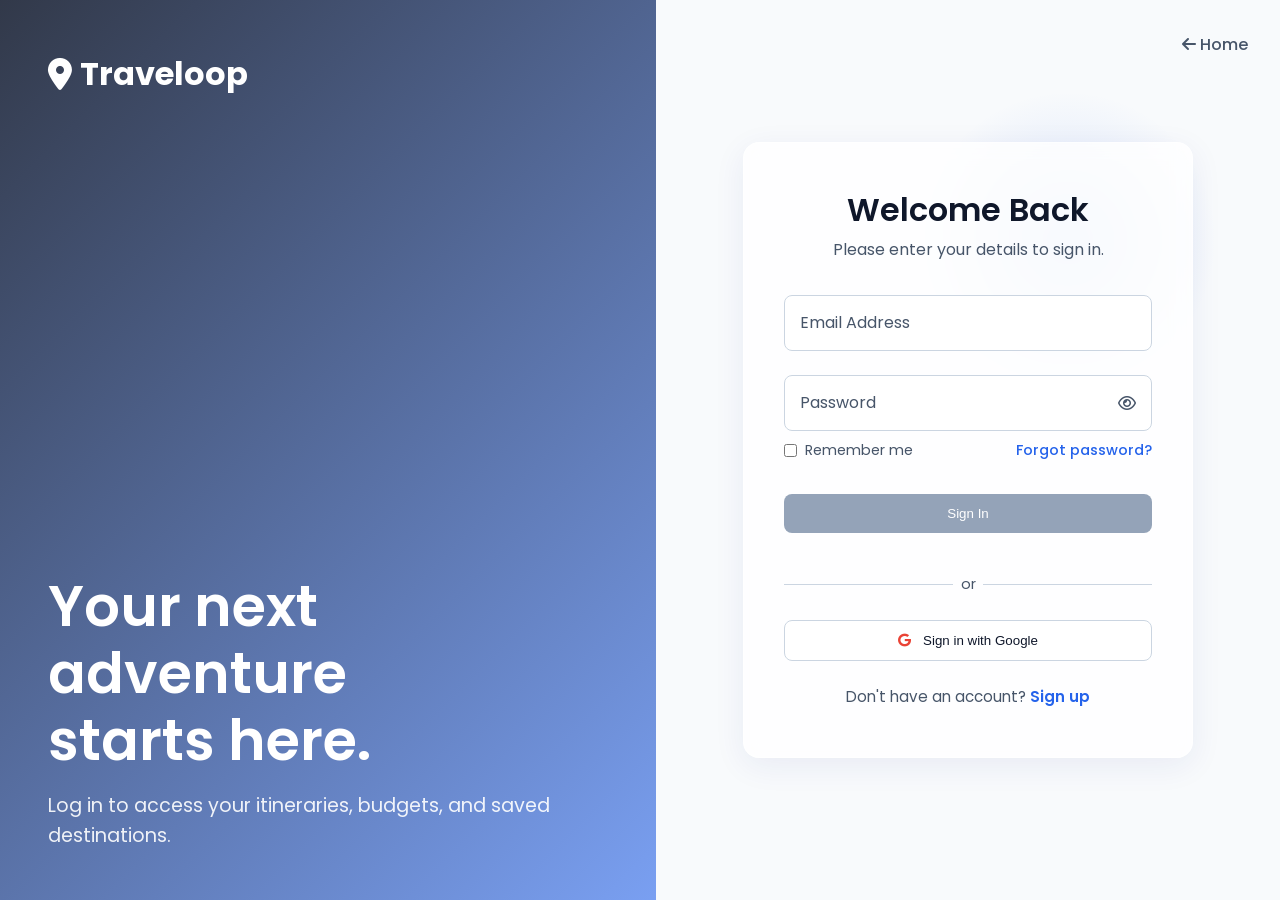
<file: create_trip.html>
<!DOCTYPE html>
<html lang="en">
<head>
    <meta charset="UTF-8">
    <meta name="viewport" content="width=device-width, initial-scale=1.0">
    <title>Create Trip | Traveloop</title>
    <link href="https://fonts.googleapis.com/css2?family=Poppins:wght@300;400;500;600;700&display=swap" rel="stylesheet">
    <link rel="stylesheet" href="https://cdnjs.cloudflare.com/ajax/libs/font-awesome/6.4.0/css/all.min.css">
    <link rel="stylesheet" href="main.css">
    <style>
        /* --- Create Trip Specific CSS --- */
        body { background-color: var(--bg-light); }

        /* Page Header */
        .create-hero {
            padding: 8rem 2rem 3rem;
            background: linear-gradient(135deg, var(--dark-navy) 0%, var(--primary-blue) 100%);
            color: white; text-align: center; position: relative; overflow: hidden;
        }
        .create-hero::before {
            content: ''; position: absolute; top: 0; left: 0; width: 100%; height: 100%;
            background-image: url('https://images.unsplash.com/photo-1436491865332-7a61a109cc05?auto=format&fit=crop&q=80&w=1920');
            background-size: cover; background-position: center; opacity: 0.15; mix-blend-mode: overlay;
        }
        .create-hero-content { position: relative; z-index: 2; max-width: 800px; margin: 0 auto; }
        .create-hero h1 { font-size: 2.5rem; margin-bottom: 0.5rem; text-shadow: 0 4px 15px rgba(0,0,0,0.3); }
        .create-hero p { opacity: 0.9; font-size: 1.1rem; }
        
        .breadcrumb { display: flex; justify-content: center; gap: 0.5rem; font-size: 0.9rem; margin-bottom: 1.5rem; opacity: 0.8; }
        .breadcrumb a { color: white; transition: var(--transition); }
        .breadcrumb a:hover { color: #93c5fd; }

        /* Navbar Text Visibility Fix for Dark Hero */
        .navbar:not(.scrolled) .nav-links a:not(.nav-btn),
        .navbar:not(.scrolled) .logo,
        .navbar:not(.scrolled) .hamburger {
            color: #ffffff !important; 
            text-shadow: 0 2px 8px rgba(0, 0, 0, 0.5); 
        }
        
        /* Make sure the active link pops */
        .navbar.scrolled .nav-links a.active {
            color: var(--primary-blue) !important;
            font-weight: 600;
        }

        /* Floating Header Icons */
        .floating-icon { position: absolute; color: rgba(255,255,255,0.2); font-size: 3rem; animation: float 6s ease-in-out infinite; }
        .fi-1 { top: 20%; left: 15%; }
        .fi-2 { bottom: 20%; right: 15%; animation-delay: 2s; font-size: 4rem; }

        /* Main Layout Grid */
        .create-container { max-width: 1200px; margin: -2rem auto 4rem; padding: 0 2rem; position: relative; z-index: 10; display: grid; grid-template-columns: 1.8fr 1fr; gap: 2rem; }

        /* Form Sections */
        .form-card { background: white; padding: 2.5rem; border-radius: 24px; box-shadow: 0 10px 30px rgba(0,0,0,0.08); margin-bottom: 2rem; }
        .form-section-title { font-size: 1.25rem; color: var(--dark-navy); margin-bottom: 1.5rem; display: flex; align-items: center; gap: 0.5rem; padding-bottom: 0.8rem; border-bottom: 1px solid #f1f5f9; }
        .form-section-title i { color: var(--primary-blue); }

        /* Inputs & Floating Labels */
        .form-group { position: relative; margin-bottom: 1.5rem; }
        .form-row { display: grid; grid-template-columns: 1fr 1fr; gap: 1.5rem; }
        
        .form-control { width: 100%; padding: 1.25rem 1rem 0.5rem; border: 1px solid #cbd5e1; border-radius: 12px; font-family: inherit; font-size: 1rem; background: #f8fafc; transition: var(--transition); }
        .form-control:focus { outline: none; border-color: var(--primary-blue); background: white; box-shadow: 0 0 0 4px rgba(37, 99, 235, 0.1); }
        .form-group label { position: absolute; top: 50%; left: 1rem; transform: translateY(-50%); color: var(--text-gray); font-size: 0.95rem; pointer-events: none; transition: all 0.2s ease; }
        
        .form-control:focus ~ label, .form-control:not(:placeholder-shown) ~ label { top: 0.5rem; transform: translateY(0) scale(0.8); transform-origin: left top; color: var(--primary-blue); font-weight: 500; }
        
        textarea.form-control { height: 120px; resize: none; padding-top: 1.5rem; }
        textarea.form-control ~ label { top: 1rem; transform: none; }
        textarea.form-control:focus ~ label, textarea.form-control:not(:placeholder-shown) ~ label { top: 0.5rem; transform: scale(0.8); }

        /* Date Inputs specific fix for floating label */
        input[type="date"].form-control { padding: 1.5rem 1rem 0.5rem; }
        input[type="date"]::-webkit-calendar-picker-indicator { cursor: pointer; opacity: 0.6; transition: 0.2s; }
        input[type="date"]::-webkit-calendar-picker-indicator:hover { opacity: 1; color: var(--primary-blue); }

        /* Destination Suggested Cards */
        .dest-scroll { display: flex; gap: 1rem; overflow-x: auto; padding-bottom: 1rem; -ms-overflow-style: none; scrollbar-width: none; margin-top: 1rem; }
        .dest-scroll::-webkit-scrollbar { display: none; }
        .dest-mini-card { min-width: 160px; height: 120px; border-radius: 12px; position: relative; overflow: hidden; cursor: pointer; border: 2px solid transparent; transition: var(--transition); }
        .dest-mini-card img { width: 100%; height: 100%; object-fit: cover; transition: transform 0.3s; }
        .dest-mini-overlay { position: absolute; inset: 0; background: linear-gradient(to top, rgba(15,23,42,0.9), transparent); display: flex; flex-direction: column; justify-content: flex-end; padding: 0.8rem; color: white; }
        .dest-mini-overlay h4 { font-size: 1rem; margin: 0; }
        .dest-mini-overlay span { font-size: 0.75rem; color: #cbd5e1; }
        .dest-mini-card:hover { transform: translateY(-5px); box-shadow: 0 10px 20px rgba(0,0,0,0.15); }
        .dest-mini-card.selected { border-color: var(--primary-blue); }

        /* Budget Section */
        .budget-grid { display: grid; grid-template-columns: 1fr 1fr 1fr; gap: 1rem; margin-top: 1rem; }
        .budget-progress-container { margin-top: 2rem; background: #f8fafc; padding: 1.5rem; border-radius: 16px; border: 1px solid #e2e8f0; }
        .budget-progress-bar { width: 100%; height: 10px; background: #e2e8f0; border-radius: 5px; overflow: hidden; margin-top: 0.5rem; display: flex; }
        .bp-fill { height: 100%; transition: width 0.4s ease; }
        .bp-hotel { background: #3b82f6; } .bp-food { background: #f97316; } .bp-travel { background: #a855f7; }
        .budget-legend { display: flex; justify-content: space-between; font-size: 0.8rem; margin-top: 0.8rem; color: var(--text-gray); }

        /* Travel Style Checkboxes */
        .style-grid { display: grid; grid-template-columns: repeat(auto-fit, minmax(100px, 1fr)); gap: 1rem; }
        .style-radio { display: none; }
        .style-card { background: #f8fafc; border: 2px solid #e2e8f0; border-radius: 16px; padding: 1.5rem 1rem; text-align: center; cursor: pointer; transition: var(--transition); display: flex; flex-direction: column; align-items: center; gap: 0.5rem; color: var(--text-gray); }
        .style-card i { font-size: 1.8rem; transition: var(--transition); }
        .style-card span { font-weight: 500; font-size: 0.9rem; }
        
        .style-radio:checked + .style-card { background: #eff6ff; border-color: var(--primary-blue); color: var(--primary-blue); box-shadow: 0 4px 15px rgba(37, 99, 235, 0.15); }
        .style-radio:checked + .style-card i { transform: scale(1.1); }

        /* Cover Image Upload */
        .upload-zone { border: 2px dashed #cbd5e1; border-radius: 16px; padding: 2rem; text-align: center; cursor: pointer; transition: var(--transition); background: #f8fafc; position: relative; overflow: hidden; }
        .upload-zone:hover { border-color: var(--primary-blue); background: #eff6ff; }
        .upload-zone i { font-size: 2.5rem; color: #94a3b8; margin-bottom: 1rem; }
        .upload-zone p { color: var(--text-gray); font-size: 0.95rem; margin-bottom: 0.5rem; }
        .upload-zone input[type="file"] { position: absolute; inset: 0; opacity: 0; cursor: pointer; }
        #imagePreview { position: absolute; inset: 0; width: 100%; height: 100%; object-fit: cover; display: none; z-index: 5; }

        /* --- Live Preview Sticky Card --- */
        .preview-column { position: sticky; top: 100px; height: fit-content; }
        .live-preview-card { background: white; border-radius: 24px; overflow: hidden; box-shadow: 0 15px 35px rgba(0,0,0,0.1); border: 1px solid rgba(255,255,255,0.5); }
        .lp-header { background: linear-gradient(135deg, var(--dark-navy) 0%, var(--primary-blue) 100%); padding: 1.5rem; color: white; text-align: center; font-size: 0.9rem; font-weight: 600; text-transform: uppercase; letter-spacing: 1px; }
        
        .lp-img-container { height: 200px; width: 100%; background: #e2e8f0; position: relative; overflow: hidden; }
        .lp-img-container img { width: 100%; height: 100%; object-fit: cover; }
        .lp-badge { position: absolute; top: 1rem; right: 1rem; background: rgba(255,255,255,0.9); padding: 0.4rem 0.8rem; border-radius: 20px; font-size: 0.8rem; font-weight: 600; color: var(--dark-navy); backdrop-filter: blur(4px); box-shadow: 0 4px 10px rgba(0,0,0,0.1); display: flex; align-items: center; gap: 5px; }
        
        .lp-body { padding: 2rem; }
        .lp-title { font-size: 1.5rem; color: var(--dark-navy); margin-bottom: 0.5rem; font-weight: 700; word-wrap: break-word; }
        .lp-dates { color: var(--primary-blue); font-weight: 500; font-size: 0.95rem; margin-bottom: 1.5rem; display: flex; align-items: center; gap: 0.5rem; }
        
        .lp-stats { display: flex; flex-direction: column; gap: 1rem; margin-bottom: 1.5rem; }
        .lp-stat-row { display: flex; justify-content: space-between; align-items: center; border-bottom: 1px solid #f1f5f9; padding-bottom: 0.8rem; }
        .lp-stat-label { color: var(--text-gray); font-size: 0.9rem; display: flex; align-items: center; gap: 0.5rem; }
        .lp-stat-value { font-weight: 600; color: var(--dark-navy); }

        .btn-huge { width: 100%; padding: 1.25rem; font-size: 1.1rem; border-radius: 12px; margin-top: 1rem; }

        @media (max-width: 900px) {
            .create-container { grid-template-columns: 1fr; margin-top: -1rem; padding: 0 1rem; }
            .preview-column { position: static; order: -1; margin-bottom: 2rem; } /* Show preview on top for mobile */
            .form-row { grid-template-columns: 1fr; }
            .budget-grid { grid-template-columns: 1fr; }
        }
    </style>
</head>
<body>

    <nav class="navbar" id="navbar">
        <div class="nav-container">
            <a href="index.html" class="logo"><i class="fa-solid fa-location-dot"></i> Traveloop</a>
            <div class="nav-links" id="nav-links">
                </div>
            <div class="hamburger" id="hamburger"><i class="fa-solid fa-bars"></i></div>
        </div>
    </nav>

    <header class="create-hero">
        <i class="fa-solid fa-plane floating-icon fi-1"></i>
        <i class="fa-solid fa-earth-americas floating-icon fi-2"></i>
        <div class="create-hero-content">
            <div class="breadcrumb">
                <a href="dashboard.html">Dashboard</a> > <span>Create Trip</span>
            </div>
            <h1>Create Your Dream Trip ✈️</h1>
            <p>Plan your journey step-by-step and let the adventure begin.</p>
        </div>
    </header>

    <main class="create-container">
        
        <div class="form-column">
            <form id="createTripForm">
                
                <div class="form-card">
                    <h2 class="form-section-title"><i class="fa-solid fa-circle-info"></i> Basic Details</h2>
                    
                    <div class="form-group">
                        <input type="text" id="tripName" class="form-control" placeholder=" " required>
                        <label for="tripName">Trip Name (e.g., Goa Summer Vacation)</label>
                    </div>

                    <div class="form-row">
                        <div class="form-group">
                            <input type="date" id="startDate" class="form-control" placeholder=" " required>
                            <label for="startDate">Start Date</label>
                        </div>
                        <div class="form-group">
                            <input type="date" id="endDate" class="form-control" placeholder=" " required>
                            <label for="endDate">End Date</label>
                        </div>
                    </div>

                    <div class="form-group" style="margin-bottom: 0;">
                        <textarea id="description" class="form-control" placeholder=" "></textarea>
                        <label for="description">Trip Description (Optional)</label>
                    </div>
                </div>

                <div class="form-card">
                    <h2 class="form-section-title"><i class="fa-solid fa-map-location-dot"></i> Destinations</h2>
                    
                    <div class="form-group">
                        <input type="text" id="destinationInput" class="form-control" placeholder=" " required>
                        <label for="destinationInput">Primary Destination</label>
                    </div>

                    <p style="font-size: 0.9rem; color: var(--text-gray); margin-bottom: 0.5rem;">Suggested for you:</p>
                    <div class="dest-scroll">
                        <div class="dest-mini-card" onclick="selectDestination('Goa, India', this)">
                            <img src="https://images.unsplash.com/photo-1512343879784-a960bf40e7f2?auto=format&fit=crop&q=80&w=400" alt="Goa">
                            <div class="dest-mini-overlay"><h4>Goa</h4><span>India • ⭐ 4.8</span></div>
                        </div>
                        <div class="dest-mini-card" onclick="selectDestination('Paris, France', this)">
                            <img src="https://images.unsplash.com/photo-1499856871958-5b9627545d1a?auto=format&fit=crop&q=80&w=400" alt="Paris">
                            <div class="dest-mini-overlay"><h4>Paris</h4><span>France • ⭐ 4.9</span></div>
                        </div>
                        <div class="dest-mini-card" onclick="selectDestination('Tokyo, Japan', this)">
                            <img src="https://images.unsplash.com/photo-1540959733332-eab4deabeeaf?auto=format&fit=crop&q=80&w=400" alt="Tokyo">
                            <div class="dest-mini-overlay"><h4>Tokyo</h4><span>Japan • ⭐ 4.8</span></div>
                        </div>
                        <div class="dest-mini-card" onclick="selectDestination('Dubai, UAE', this)">
                            <img src="https://images.unsplash.com/photo-1512453979798-5ea266f8880c?auto=format&fit=crop&q=80&w=400" alt="Dubai">
                            <div class="dest-mini-overlay"><h4>Dubai</h4><span>UAE • ⭐ 4.9</span></div>
                        </div>
                    </div>
                </div>

                <div class="form-card">
                    <h2 class="form-section-title"><i class="fa-solid fa-wallet"></i> Budget Planning</h2>
                    
                    <div class="form-group">
                        <input type="number" id="totalBudget" class="form-control" placeholder=" " style="font-size: 1.5rem; font-weight: 600; color: var(--primary-blue);" required>
                        <label for="totalBudget">Total Budget (₹)</label>
                    </div>

                    <p style="font-size: 0.9rem; color: var(--text-gray); margin-bottom: 0.5rem;">Estimated Breakdown:</p>
                    <div class="budget-grid">
                        <div class="form-group" style="margin:0;">
                            <input type="number" id="hotelBudget" class="form-control" placeholder=" ">
                            <label for="hotelBudget">Hotels (₹)</label>
                        </div>
                        <div class="form-group" style="margin:0;">
                            <input type="number" id="foodBudget" class="form-control" placeholder=" ">
                            <label for="foodBudget">Food (₹)</label>
                        </div>
                        <div class="form-group" style="margin:0;">
                            <input type="number" id="travelBudget" class="form-control" placeholder=" ">
                            <label for="travelBudget">Travel (₹)</label>
                        </div>
                    </div>

                    <div class="budget-progress-container">
                        <div style="display: flex; justify-content: space-between; font-size: 0.9rem; font-weight: 500;">
                            <span style="color: var(--dark-navy);">Budget Allocation</span>
                            <span id="allocationStatus" style="color: var(--primary-blue);">0% Allocated</span>
                        </div>
                        <div class="budget-progress-bar">
                            <div class="bp-fill bp-hotel" id="barHotel" style="width: 0%;"></div>
                            <div class="bp-fill bp-food" id="barFood" style="width: 0%;"></div>
                            <div class="bp-fill bp-travel" id="barTravel" style="width: 0%;"></div>
                        </div>
                        <div class="budget-legend">
                            <span><i class="fa-solid fa-circle" style="color: #3b82f6; font-size: 0.6rem;"></i> Hotels</span>
                            <span><i class="fa-solid fa-circle" style="color: #f97316; font-size: 0.6rem;"></i> Food</span>
                            <span><i class="fa-solid fa-circle" style="color: #a855f7; font-size: 0.6rem;"></i> Travel</span>
                        </div>
                    </div>
                </div>

                <div class="form-card">
                    <h2 class="form-section-title"><i class="fa-solid fa-compass"></i> Travel Style</h2>
                    <div class="style-grid">
                        <label>
                            <input type="radio" name="travelStyle" value="Adventure" class="style-radio" checked>
                            <div class="style-card"><i class="fa-solid fa-person-hiking"></i><span>Adventure</span></div>
                        </label>
                        <label>
                            <input type="radio" name="travelStyle" value="Luxury" class="style-radio">
                            <div class="style-card"><i class="fa-solid fa-gem"></i><span>Luxury</span></div>
                        </label>
                        <label>
                            <input type="radio" name="travelStyle" value="Budget" class="style-radio">
                            <div class="style-card"><i class="fa-solid fa-piggy-bank"></i><span>Budget</span></div>
                        </label>
                        <label>
                            <input type="radio" name="travelStyle" value="Solo" class="style-radio">
                            <div class="style-card"><i class="fa-solid fa-user"></i><span>Solo</span></div>
                        </label>
                        <label>
                            <input type="radio" name="travelStyle" value="Family" class="style-radio">
                            <div class="style-card"><i class="fa-solid fa-users"></i><span>Family</span></div>
                        </label>
                        <label>
                            <input type="radio" name="travelStyle" value="Road Trip" class="style-radio">
                            <div class="style-card"><i class="fa-solid fa-car-side"></i><span>Road Trip</span></div>
                        </label>
                    </div>
                </div>

                <div class="form-card">
                    <h2 class="form-section-title"><i class="fa-solid fa-image"></i> Trip Cover Photo</h2>
                    <div class="upload-zone" id="uploadZone">
                        <i class="fa-solid fa-cloud-arrow-up"></i>
                        <p>Click to upload a cover image</p>
                        <span style="font-size: 0.8rem; color: #cbd5e1;">(JPG, PNG formats)</span>
                        <input type="file" id="coverImage" accept="image/*">
                        <img id="imagePreview" src="" alt="Preview">
                    </div>
                </div>

                <button type="submit" id="saveTripBtn" class="btn btn-primary btn-huge"><i class="fa-solid fa-paper-plane"></i> Create Trip</button>

            </form>
        </div>

        <div class="preview-column">
            <div class="live-preview-card">
                <div class="lp-header">
                    <i class="fa-solid fa-eye"></i> Live Preview
                </div>
                
                <div class="lp-img-container">
                    <img id="prevImg" src="https://images.unsplash.com/photo-1469854523086-cc02fe5d8800?auto=format&fit=crop&q=80&w=600" alt="Cover">
                    <div class="lp-badge" id="prevDays"><i class="fa-solid fa-calendar-day"></i> ? Days</div>
                </div>

                <div class="lp-body">
                    <h3 class="lp-title" id="prevTitle">My Awesome Trip</h3>
                    <div class="lp-dates"><i class="fa-solid fa-calendar"></i> <span id="prevDateStr">Select dates</span></div>
                    
                    <div class="lp-stats">
                        <div class="lp-stat-row">
                            <span class="lp-stat-label"><i class="fa-solid fa-map-location-dot"></i> Destination</span>
                            <span class="lp-stat-value" id="prevDest">Anywhere</span>
                        </div>
                        <div class="lp-stat-row">
                            <span class="lp-stat-label"><i class="fa-solid fa-wallet"></i> Total Budget</span>
                            <span class="lp-stat-value" id="prevBudget">₹0</span>
                        </div>
                        <div class="lp-stat-row" style="border: none;">
                            <span class="lp-stat-label"><i class="fa-solid fa-compass"></i> Travel Style</span>
                            <span class="lp-stat-value" id="prevStyle">Adventure</span>
                        </div>
                    </div>

                    <div style="background: var(--bg-light); padding: 1rem; border-radius: 12px; font-size: 0.85rem; color: var(--text-gray); font-style: italic; display: none;" id="prevDescBox">
                        "<span id="prevDesc"></span>"
                    </div>
                </div>
            </div>
        </div>

    </main>

    <script>
        document.addEventListener('DOMContentLoaded', () => {
            
            // 1. AUTHENTICATION & NAVBAR
            if(localStorage.getItem("loggedIn") !== "true"){
               window.location.href = "login.html";
            } else {
                document.getElementById('nav-links').innerHTML = `
                    <a href="dashboard.html">Dashboard</a>
                    <a href="my_trips.html">My Trips</a>
                    <a href="explore_trips.html">Explore</a>
                    <a href="budget.html">Budget</a>
                    <a href="profile.html">Profile</a>
                    <a href="#" onclick="logout()" class="nav-btn" style="background: rgba(239, 68, 68, 0.1); color: #ef4444;">Logout</a>
                `;
            }

            // Mobile Nav
            document.getElementById('hamburger').addEventListener('click', () => {
                document.getElementById('nav-links').classList.toggle('active');
            });

            // --- STICKY NAVBAR LOGIC ---
            const navbar = document.getElementById('navbar');
            window.addEventListener('scroll', () => {
                if (window.scrollY > 50) {
                    navbar.classList.add('scrolled');
                    navbar.style.background = 'rgba(255, 255, 255, 0.95)';
                    navbar.style.backdropFilter = 'blur(10px)';
                    navbar.style.boxShadow = '0 4px 6px -1px rgba(0, 0, 0, 0.05)';
                } else {
                    navbar.classList.remove('scrolled');
                    navbar.style.background = 'transparent';
                    navbar.style.backdropFilter = 'none';
                    navbar.style.boxShadow = 'none';
                }
            });

            // 2. DOM ELEMENTS FOR LIVE PREVIEW
            const inputs = {
                name: document.getElementById('tripName'),
                start: document.getElementById('startDate'),
                end: document.getElementById('endDate'),
                desc: document.getElementById('description'),
                dest: document.getElementById('destinationInput'),
                budget: document.getElementById('totalBudget'),
                img: document.getElementById('coverImage')
            };

            const previews = {
                title: document.getElementById('prevTitle'),
                dateStr: document.getElementById('prevDateStr'),
                days: document.getElementById('prevDays'),
                desc: document.getElementById('prevDesc'),
                descBox: document.getElementById('prevDescBox'),
                dest: document.getElementById('prevDest'),
                budget: document.getElementById('prevBudget'),
                style: document.getElementById('prevStyle'),
                img: document.getElementById('prevImg')
            };

            // 3. LIVE PREVIEW UPDATE LOGIC
            const updatePreview = () => {
                // Name
                previews.title.innerText = inputs.name.value || "My Awesome Trip";
                
                // Destination
                previews.dest.innerText = inputs.dest.value || "Anywhere";

                // Budget formatting
                const budgetVal = inputs.budget.value;
                previews.budget.innerText = budgetVal ? `₹${parseInt(budgetVal).toLocaleString('en-IN')}` : "₹0";

                // Description
                if(inputs.desc.value) {
                    previews.descBox.style.display = 'block';
                    previews.desc.innerText = inputs.desc.value;
                } else {
                    previews.descBox.style.display = 'none';
                }

                // Travel Style (Radio buttons)
                const selectedStyle = document.querySelector('input[name="travelStyle"]:checked').value;
                previews.style.innerText = selectedStyle;

                // Dates & Auto Duration Calculator
                if (inputs.start.value && inputs.end.value) {
                    const start = new Date(inputs.start.value);
                    const end = new Date(inputs.end.value);
                    
                    // Validation: End date must be after start date
                    if (end < start) {
                        inputs.end.classList.add('is-invalid');
                        previews.dateStr.innerText = "Invalid Dates";
                        previews.days.innerHTML = `<i class="fa-solid fa-triangle-exclamation"></i> Error`;
                        previews.days.style.color = "#ef4444";
                    } else {
                        inputs.end.classList.remove('is-invalid');
                        
                        // Calculate days
                        const diffTime = Math.abs(end - start);
                        const diffDays = Math.ceil(diffTime / (1000 * 60 * 60 * 24)) + 1; // +1 to include first day
                        
                        previews.days.innerHTML = `<i class="fa-solid fa-calendar-day"></i> ${diffDays} Days`;
                        previews.days.style.color = "var(--dark-navy)";

                        // Format string: "12 May - 18 May"
                        const options = { day: 'numeric', month: 'short' };
                        previews.dateStr.innerText = `${start.toLocaleDateString('en-GB', options)} - ${end.toLocaleDateString('en-GB', options)}`;
                    }
                }
            };

            // Attach listener to all inputs
            Object.values(inputs).forEach(input => {
                if(input && input.type !== 'file') input.addEventListener('input', updatePreview);
            });
            document.querySelectorAll('.style-radio').forEach(radio => {
                radio.addEventListener('change', updatePreview);
            });

            // Prevent selecting an end date before start date via min attribute
            inputs.start.addEventListener('change', function() {
                inputs.end.min = this.value;
            });


            // 4. BUDGET PROGRESS BAR LOGIC
            const bInputs = {
                total: document.getElementById('totalBudget'),
                hotel: document.getElementById('hotelBudget'),
                food: document.getElementById('foodBudget'),
                travel: document.getElementById('travelBudget')
            };

            const updateBudgetBar = () => {
                const total = parseInt(bInputs.total.value) || 0;
                const hotel = parseInt(bInputs.hotel.value) || 0;
                const food = parseInt(bInputs.food.value) || 0;
                const travel = parseInt(bInputs.travel.value) || 0;

                const statusText = document.getElementById('allocationStatus');

                if (total === 0) {
                    document.getElementById('barHotel').style.width = '0%';
                    document.getElementById('barFood').style.width = '0%';
                    document.getElementById('barTravel').style.width = '0%';
                    statusText.innerText = "Set total budget first";
                    statusText.style.color = "var(--text-gray)";
                    return;
                }

                const sum = hotel + food + travel;
                const percent = Math.min(Math.round((sum / total) * 100), 100);

                document.getElementById('barHotel').style.width = `${(hotel/total)*100}%`;
                document.getElementById('barFood').style.width = `${(food/total)*100}%`;
                document.getElementById('barTravel').style.width = `${(travel/total)*100}%`;

                if (sum > total) {
                    statusText.innerHTML = `<i class="fa-solid fa-triangle-exclamation"></i> Over Budget!`;
                    statusText.style.color = "#ef4444";
                } else {
                    statusText.innerText = `${percent}% Allocated`;
                    statusText.style.color = "var(--primary-blue)";
                }
            };

            Object.values(bInputs).forEach(input => {
                input.addEventListener('input', updateBudgetBar);
            });


            // 5. IMAGE UPLOAD PREVIEW (FileReader)
            inputs.img.addEventListener('change', function() {
                const file = this.files[0];
                if (file) {
                    const reader = new FileReader();
                    reader.onload = function(e) {
                        // Update the upload zone
                        const previewImg = document.getElementById('imagePreview');
                        previewImg.src = e.target.result;
                        previewImg.style.display = 'block';
                        
                        // Update the live preview card!
                        previews.img.src = e.target.result;
                    }
                    reader.readAsDataURL(file);
                }
            });


            // 6. SAVE TRIP LOGIC
            document.getElementById('createTripForm').addEventListener('submit', function(e) {
                e.preventDefault();

                const btn = document.getElementById('saveTripBtn');
                
                // Check if end date is valid
                if (new Date(inputs.end.value) < new Date(inputs.start.value)) {
                    alert("End date cannot be before start date!");
                    return;
                }

                // Show Loading State
                const originalText = btn.innerHTML;
                btn.innerHTML = '<i class="fa-solid fa-circle-notch fa-spin"></i> Creating Trip...';
                btn.disabled = true;

                // Build Trip Object
                const newTrip = {
                    id: 'trip_' + Date.now(), // Unique ID
                    name: inputs.name.value,
                    startDate: inputs.start.value,
                    endDate: inputs.end.value,
                    destination: inputs.dest.value,
                    totalBudget: inputs.budget.value,
                    description: inputs.desc.value,
                    style: document.querySelector('input[name="travelStyle"]:checked').value,
                    coverImage: previews.img.src // Save the base64 image or fallback URL
                };

                // Save to LocalStorage
                let trips = JSON.parse(localStorage.getItem("trips")) || [];
                trips.push(newTrip);
                localStorage.setItem("trips", JSON.stringify(trips));

                // Redirect
                setTimeout(() => {
                    window.location.href = "dashboard.html"; // Or my-trips.html
                }, 1000);
            });
        });

        // 7. DESTINATION HELPER FUNCTION
        function selectDestination(name, cardElement) {
            // Set input value
            const input = document.getElementById('destinationInput');
            input.value = name;
            input.focus(); // Triggers the floating label
            
            // Trigger the input event to update live preview
            input.dispatchEvent(new Event('input'));

            // Visual feedback on the cards
            document.querySelectorAll('.dest-mini-card').forEach(c => c.classList.remove('selected'));
            cardElement.classList.add('selected');
        }

        // Global Logout
        function logout() {
            localStorage.removeItem('loggedIn');
            localStorage.removeItem('userEmail');
            window.location.href = 'login.html';
        }
    </script>
</body>
</html>
</file>
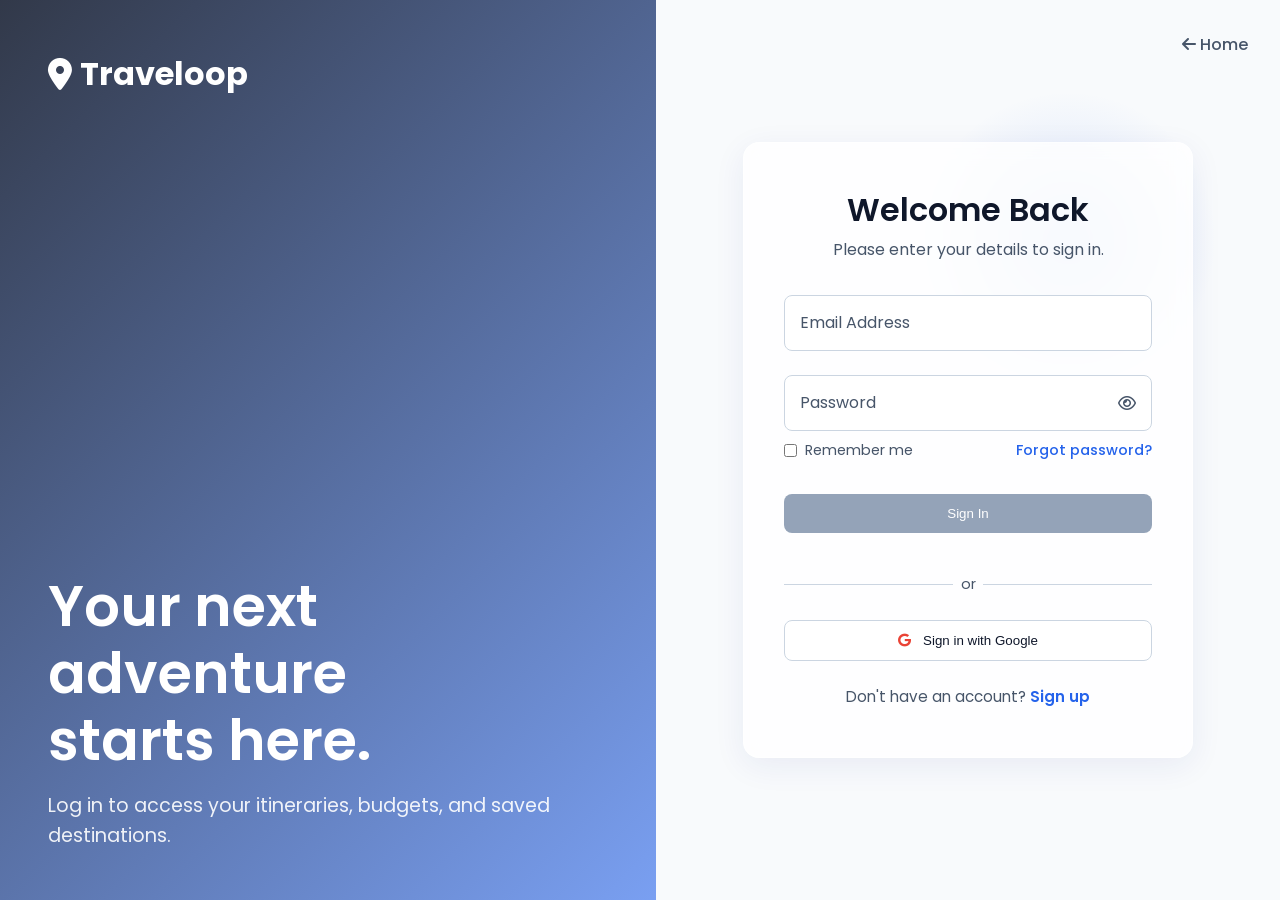
<file: dashboard.html>
<!DOCTYPE html>
<html lang="en">
<head>
    <meta charset="UTF-8">
    <meta name="viewport" content="width=device-width, initial-scale=1.0">
    <title>Dashboard | Traveloop</title>
    <link href="https://fonts.googleapis.com/css2?family=Poppins:wght@300;400;500;600;700&display=swap" rel="stylesheet">
    <link rel="stylesheet" href="https://cdnjs.cloudflare.com/ajax/libs/font-awesome/6.4.0/css/all.min.css">
    <link rel="stylesheet" href="main.css">
    <style>
        /* --- Dashboard Specific CSS --- */
        body { background-color: #f1f5f9; } /* Slightly darker background to make glass pop */
        
        .dash-container { max-width: 1200px; margin: 0 auto; padding: 2rem; padding-top: 6rem; }

        /* 1. Welcome Hero Section */
        .dash-hero {
            display: flex; justify-content: space-between; align-items: center;
            background: linear-gradient(135deg, var(--dark-navy) 0%, var(--primary-blue) 100%);
            border-radius: 24px; padding: 3rem; color: white; margin-bottom: 2rem;
            position: relative; overflow: hidden; box-shadow: 0 20px 40px rgba(37,99,235,0.2);
        }
        .dash-hero::before {
            content: ''; position: absolute; top: 0; right: 0; bottom: 0; left: 50%;
            background-image: url('https://images.unsplash.com/photo-1436491865332-7a61a109cc05?auto=format&fit=crop&q=80&w=800');
            background-size: cover; background-position: center; opacity: 0.2;
            mask-image: linear-gradient(to left, rgba(0,0,0,1), rgba(0,0,0,0));
            -webkit-mask-image: linear-gradient(to left, rgba(0,0,0,1), rgba(0,0,0,0));
        }
        .hero-text { position: relative; z-index: 2; max-width: 500px; }
        .hero-text h1 { font-size: 2.5rem; margin-bottom: 0.5rem; }
        .hero-text p { font-size: 1.1rem; opacity: 0.9; margin-bottom: 1.5rem; }
        .hero-buttons { display: flex; gap: 1rem; }
        
        .hero-visuals { position: relative; z-index: 2; display: flex; gap: 1rem; }
        .floating-stat {
            background: rgba(255,255,255,0.15); backdrop-filter: blur(10px);
            padding: 1rem 1.5rem; border-radius: 16px; border: 1px solid rgba(255,255,255,0.2);
            animation: float 4s ease-in-out infinite; display: flex; align-items: center; gap: 1rem;
        }
        .floating-stat i { font-size: 1.5rem; background: rgba(255,255,255,0.2); padding: 0.8rem; border-radius: 12px; }
        .stat-delay-1 { animation-delay: 1s; transform: translateY(20px); }

        /* 2. Quick Stats Grid */
        .stats-grid { display: grid; grid-template-columns: repeat(auto-fit, minmax(220px, 1fr)); gap: 1.5rem; margin-bottom: 3rem; }
        .stat-card {
            background: white; padding: 1.5rem; border-radius: 16px; display: flex; align-items: center; gap: 1.5rem;
            box-shadow: 0 4px 15px rgba(0,0,0,0.05); transition: var(--transition); border: 1px solid white;
        }
        .stat-card:hover { transform: translateY(-5px); box-shadow: 0 15px 30px rgba(37,99,235,0.1); border-color: rgba(37,99,235,0.2); }
        .stat-icon { width: 60px; height: 60px; border-radius: 16px; display: flex; align-items: center; justify-content: center; font-size: 1.5rem; }
        .icon-blue { background: #eff6ff; color: #2563eb; }
        .icon-green { background: #ecfdf5; color: #10b981; }
        .icon-purple { background: #faf5ff; color: #9333ea; }
        .icon-orange { background: #fff7ed; color: #ea580c; }
        .stat-info h4 { font-size: 1.5rem; color: var(--dark-navy); margin-bottom: 0.2rem; }
        .stat-info p { font-size: 0.9rem; color: var(--text-gray); }

        /* 3. Quick Actions */
        .section-title { font-size: 1.5rem; color: var(--dark-navy); margin-bottom: 1.5rem; display: flex; align-items: center; gap: 0.5rem; }
        .actions-grid { display: grid; grid-template-columns: repeat(auto-fit, minmax(150px, 1fr)); gap: 1rem; margin-bottom: 3rem; }
        .action-btn {
            background: white; border: none; padding: 1.5rem 1rem; border-radius: 16px;
            display: flex; flex-direction: column; align-items: center; gap: 1rem;
            color: var(--dark-navy); font-weight: 500; cursor: pointer; transition: var(--transition);
            box-shadow: 0 4px 10px rgba(0,0,0,0.05);
        }
        .action-btn i { font-size: 1.8rem; color: var(--primary-blue); transition: var(--transition); }
        .action-btn:hover { background: var(--primary-blue); color: white; transform: translateY(-5px); box-shadow: 0 10px 25px rgba(37,99,235,0.3); }
        .action-btn:hover i { color: white; transform: scale(1.1); }

        /* 4. Recent Trips */
        .trips-grid { display: grid; grid-template-columns: repeat(auto-fit, minmax(300px, 1fr)); gap: 2rem; margin-bottom: 4rem; }
        .trip-card { background: white; border-radius: 16px; overflow: hidden; box-shadow: 0 4px 15px rgba(0,0,0,0.05); transition: var(--transition); }
        .trip-card:hover { transform: translateY(-8px); box-shadow: 0 15px 30px rgba(0,0,0,0.1); }
        .trip-img { height: 160px; width: 100%; object-fit: cover; }
        .trip-details { padding: 1.5rem; }
        .trip-head { display: flex; justify-content: space-between; align-items: flex-start; margin-bottom: 1rem; }
        .trip-head h3 { font-size: 1.2rem; color: var(--dark-navy); }
        .trip-date { font-size: 0.8rem; color: var(--primary-blue); font-weight: 600; background: var(--primary-blue-light); padding: 0.3rem 0.6rem; border-radius: 20px; }
        .trip-stats { display: flex; gap: 1rem; font-size: 0.85rem; color: var(--text-gray); margin-bottom: 1.5rem; }
        .trip-stats span { display: flex; align-items: center; gap: 0.4rem; }
        
        /* Progress Bar */
        .progress-container { margin-bottom: 1.5rem; }
        .progress-labels { display: flex; justify-content: space-between; font-size: 0.8rem; font-weight: 600; color: var(--text-gray); margin-bottom: 0.5rem; }
        .progress-bar { width: 100%; height: 8px; background: #e2e8f0; border-radius: 4px; overflow: hidden; }
        .progress-fill { height: 100%; background: linear-gradient(90deg, #3b82f6, #10b981); border-radius: 4px; transition: width 1s ease-in-out; }

        /* 5. Explore Destinations (Mirroring explore_trips UI) */
        .explore-cards-grid { display: grid; grid-template-columns: repeat(auto-fill, minmax(250px, 1fr)); gap: 1.5rem; margin-bottom: 4rem; }
        .explore-card { position: relative; border-radius: 16px; overflow: hidden; height: 300px; cursor: pointer; }
        .explore-card img { width: 100%; height: 100%; object-fit: cover; transition: transform 0.5s ease; }
        .explore-overlay { position: absolute; inset: 0; background: linear-gradient(to top, rgba(15,23,42,0.9) 0%, rgba(15,23,42,0) 60%); }
        .explore-content { position: absolute; bottom: 0; left: 0; width: 100%; padding: 1.5rem; color: white; transform: translateY(10px); transition: transform 0.3s ease; }
        .explore-content h3 { font-size: 1.4rem; margin-bottom: 0.2rem; }
        .explore-content .rating { color: #fbbf24; font-size: 0.9rem; margin-bottom: 0.5rem; display: block; }
        .explore-btn { display: inline-block; padding: 0.4rem 1rem; border: 1px solid white; color: white; border-radius: 6px; font-size: 0.85rem; opacity: 0; transition: all 0.3s ease; margin-top: 0.5rem; }
        .explore-card:hover img { transform: scale(1.1); }
        .explore-card:hover .explore-content { transform: translateY(0); }
        .explore-card:hover .explore-btn { opacity: 1; background: var(--primary-blue); border-color: var(--primary-blue); }

        /* Layout Grid for Timeline & Budget */
        .bottom-grid { display: grid; grid-template-columns: 1fr 1.5fr; gap: 2rem; margin-bottom: 4rem; }

        /* 6. Upcoming Timeline */
        .timeline-box { background: white; padding: 2rem; border-radius: 24px; box-shadow: 0 4px 15px rgba(0,0,0,0.05); }
        .timeline { border-left: 2px dashed #cbd5e1; margin-left: 1rem; padding-left: 1.5rem; padding-top: 1rem; }
        .time-item { position: relative; margin-bottom: 2rem; }
        .time-item::before {
            content: ''; position: absolute; left: -1.85rem; top: 0; width: 12px; height: 12px;
            background: var(--primary-blue); border-radius: 50%; box-shadow: 0 0 0 4px #eff6ff;
        }
        .time-date { font-size: 0.85rem; font-weight: 600; color: var(--primary-blue); margin-bottom: 0.3rem; }
        .time-title { font-size: 1.1rem; color: var(--dark-navy); font-weight: 600; margin-bottom: 0.3rem; }
        .time-desc { font-size: 0.9rem; color: var(--text-gray); }

        /* 7. Budget Overview */
        .budget-box { background: white; padding: 2rem; border-radius: 24px; box-shadow: 0 4px 15px rgba(0,0,0,0.05); }
        .budget-total-card {
            background: linear-gradient(135deg, #1e293b 0%, #0f172a 100%); color: white;
            padding: 2rem; border-radius: 16px; margin-bottom: 2rem; display: flex; justify-content: space-between; align-items: center;
        }
        .budget-total-card h3 { font-size: 2rem; margin-top: 0.5rem; color: #10b981; }
        .budget-warning { background: rgba(239, 68, 68, 0.2); color: #fca5a5; padding: 0.5rem 1rem; border-radius: 8px; font-size: 0.85rem; display: flex; align-items: center; gap: 0.5rem; }
        
        .budget-items { display: flex; flex-direction: column; gap: 1.5rem; }
        .budget-item-head { display: flex; justify-content: space-between; font-size: 0.9rem; font-weight: 500; margin-bottom: 0.5rem; }
        .bg-blue { background: #3b82f6; } .bg-orange { background: #f97316; } .bg-purple { background: #a855f7; } .bg-red { background: #ef4444; }

        /* Active Nav Highlight */
        .nav-links a.active { color: var(--primary-blue); font-weight: 600; }
        .nav-links a.active::after { content: ''; position: absolute; width: 100%; height: 2px; bottom: -4px; left: 0; background-color: var(--primary-blue); }

        @media (max-width: 900px) {
            .dash-hero { flex-direction: column; text-align: center; }
            .hero-buttons { justify-content: center; }
            .hero-visuals { display: none; }
            .bottom-grid { grid-template-columns: 1fr; }
        }
    </style>
</head>
<body>

    <nav class="navbar" id="navbar">
        <div class="nav-container">
            <a href="index.html" class="logo"><i class="fa-solid fa-location-dot"></i> Traveloop</a>
            <div class="nav-links" id="nav-links">
                <a href="dashboard.html" class="active">Dashboard</a>
                <a href="my_trips.html">My Trips</a>
                <a href="explore_trips.html">Explore</a>
                <a href="budget.html">Budget</a>
                <a href="profile.html">Profile</a>
                <a href="#" onclick="logout()" class="nav-btn" style="background: #fee2e2; color: #ef4444;">Logout</a>
            </div>
            <div class="hamburger" id="hamburger"><i class="fa-solid fa-bars"></i></div>
        </div>
    </nav>

    <div class="dash-container">
        
        <header class="dash-hero animate-on-scroll">
            <div class="hero-text">
                <div class="breadcrumb-container" style="justify-content: flex-start; margin-bottom: 1.5rem;">
                    <a href="index.html">Home</a> 
                    <span class="breadcrumb-separator"><i class="fa-solid fa-chevron-right" style="font-size: 0.7rem; opacity: 0.7;"></i></span>
                    <span>Dashboard</span>
                </div>

                <h1>Welcome Back, <span id="username">Explorer</span> 👋</h1>
                <p>Ready to plan your next unforgettable adventure? Your trips are waiting.</p>
                
                <div class="hero-buttons">
                    <a href="create_trip.html" class="btn btn-secondary">
                        <i class="fa-solid fa-plus"></i> Create New Trip
                    </a>
                    <a href="explore_trips.html" class="btn btn-primary" style="background: rgba(255,255,255,0.2); border: 1px solid rgba(255,255,255,0.4);">
                        <i class="fa-solid fa-globe"></i> Explore
                    </a>
                </div>
            </div>

            <div class="hero-visuals">
                <div class="floating-stat">
                    <i class="fa-solid fa-wallet" style="color: #4ade80;"></i>
                    <div>
                        <h4 style="margin:0; font-size: 1.1rem;" id="hero-budget-managed">₹0</h4>
                        <span style="font-size: 0.8rem; opacity:0.8;">Budget Managed</span>
                    </div>
                </div>
                <div class="floating-stat stat-delay-1">
                    <i class="fa-solid fa-plane" style="color: #93c5fd;"></i>
                    <div>
                        <h4 style="margin:0; font-size: 1.1rem;" id="hero-upcoming-dest">None</h4>
                        <span style="font-size: 0.8rem; opacity:0.8;">Next Destination</span>
                    </div>
                </div>
            </div>
        </header>

        <section class="stats-grid animate-on-scroll">
            <div class="stat-card glass-card">
                <div class="stat-icon icon-blue"><i class="fa-solid fa-suitcase-rolling"></i></div>
                <div class="stat-info">
                    <h4 class="counter" id="stat-trips-created" data-target="0">0</h4>
                    <p>Trips Created</p>
                </div>
            </div>
            <div class="stat-card glass-card">
                <div class="stat-icon icon-green"><i class="fa-solid fa-earth-americas"></i></div>
                <div class="stat-info">
                    <h4 class="counter" id="stat-countries-planned" data-target="0">0</h4>
                    <p>Destinations</p>
                </div>
            </div>
            <div class="stat-card glass-card">
                <div class="stat-icon icon-purple"><i class="fa-solid fa-indian-rupee-sign"></i></div>
                <div class="stat-info">
                    <h4 class="counter" id="stat-total-budget" data-target="0">0</h4>
                    <p>Total Budget</p>
                </div>
            </div>
            <div class="stat-card glass-card">
                <div class="stat-icon icon-orange"><i class="fa-solid fa-calendar-check"></i></div>
                <div class="stat-info">
                    <h4 class="counter" id="stat-upcoming-trips" data-target="0">0</h4>
                    <p>Upcoming Trips</p>
                </div>
            </div>
        </section>

        <h2 class="section-title animate-on-scroll"><i class="fa-solid fa-bolt"></i> Quick Actions</h2>
        <section class="actions-grid animate-on-scroll">
            <button class="action-btn" onclick="window.location.href='create_trip.html'"><i class="fa-solid fa-circle-plus"></i> Create Trip</button>
            <button class="action-btn" onclick="window.location.href='packing.html'"><i class="fa-solid fa-clipboard-list"></i> Packing List</button>
            <button class="action-btn" onclick="window.location.href='itinerary_view.html'"><i class="fa-solid fa-book-open"></i> Itinerary-view</button>
            <button class="action-btn" onclick="window.location.href='budget.html'"><i class="fa-solid fa-calculator"></i> Budget Planner</button>
            <button class="action-btn" onclick="window.location.href='explore_trips.html'"><i class="fa-solid fa-map-location-dot"></i> Explore Cities</button>
        </section>

        <h2 class="section-title animate-on-scroll"><i class="fa-solid fa-clock-rotate-left"></i> Active Projects</h2>
        <section class="trips-grid" id="tripsContainer">
            <div style="grid-column: 1/-1; text-align: center; padding: 3rem; background: white; border-radius: 16px; border: 2px dashed #cbd5e1;">
                <p style="color: var(--text-gray);">No trips planned yet. Click "Create New Trip" to get started!</p>
             </div>
        </section>

        <h2 class="section-title animate-on-scroll"><i class="fa-solid fa-fire"></i> Popular Destinations</h2>
        <section class="explore-cards-grid animate-on-scroll">
            <div class="explore-card" onclick="window.location.href='explore_trips.html'">
                <img src="https://images.unsplash.com/photo-1502602898657-3e91760cbb34?auto=format&fit=crop&q=80&w=600" alt="Paris">
                <div class="explore-overlay"></div>
                <div class="explore-content">
                    <span class="rating"><i class="fa-solid fa-star"></i> 4.9 • France</span>
                    <h3>Paris</h3>
                    <span class="explore-btn">Explore Deals</span>
                </div>
            </div>
            <div class="explore-card" onclick="window.location.href='explore_trips.html'">
                <img src="https://images.unsplash.com/photo-1512453979798-5ea266f8880c?auto=format&fit=crop&q=80&w=600" alt="Dubai">
                <div class="explore-overlay"></div>
                <div class="explore-content">
                    <span class="rating"><i class="fa-solid fa-star"></i> 4.8 • UAE</span>
                    <h3>Dubai</h3>
                    <span class="explore-btn">Explore Deals</span>
                </div>
            </div>
            <div class="explore-card" onclick="window.location.href='explore_trips.html'">
                <img src="https://images.unsplash.com/photo-1530122037265-a5f1f91d3b99?auto=format&fit=crop&q=80&w=600" alt="Swiss">
                <div class="explore-overlay"></div>
                <div class="explore-content">
                    <span class="rating"><i class="fa-solid fa-star"></i> 5.0 • Europe</span>
                    <h3>Switzerland</h3>
                    <span class="explore-btn">Explore Deals</span>
                </div>
            </div>
        </section>

        <div class="bottom-grid">
            <div class="timeline-box animate-on-scroll">
                <h2 class="section-title" style="margin-bottom: 0.5rem;"><i class="fa-solid fa-route"></i> Upcoming</h2>
                <div class="timeline" id="timeline-container">
                    </div>
            </div>

            <div class="budget-box animate-on-scroll">
                <h2 class="section-title"><i class="fa-solid fa-chart-pie"></i> Trip Budget Overview</h2>
                <div id="budget-summary-content">
                    </div>
            </div>
        </div>
    </div>

    <footer class="footer" style="background: white; color: var(--dark-navy); border-top: 1px solid #e2e8f0; padding-top: 3rem;">
        <div class="footer-grid">
            <div class="footer-col brand-col">
                <a href="index.html" class="logo" style="color: var(--primary-blue);"><i class="fa-solid fa-location-dot"></i> Traveloop</a>
                <p style="color: var(--text-gray);">Organize, budget, and explore with ease.</p>
            </div>
            <div class="footer-col">
                <h4 style="color: var(--dark-navy);">Quick Links</h4>
                <a href="dashboard.html" style="color: var(--text-gray);">Dashboard</a>
                <a href="explore_trips.html" style="color: var(--text-gray);">Explore</a>
            </div>
            <div class="footer-col">
                <h4>Contact</h4>
                <p style="color: var(--text-gray);"><i class="fa-solid fa-envelope"></i> hello@traveloop.com</p>
            </div>
        </div>
        <div class="footer-bottom" style="border-top-color: #e2e8f0; color: var(--text-gray);">
            <p>&copy; 2026 Traveloop. All rights reserved.</p>
        </div>
    </footer>

    <script>
        document.addEventListener('DOMContentLoaded', () => {
            
            // 1. CHECK LOGIN SECURITY
            if(localStorage.getItem("loggedIn") !== "true"){
               window.location.href = "login.html";
            }

            // 2. SET USERNAME
            let userStr = localStorage.getItem("user");
            if (userStr) {
                let user = JSON.parse(userStr);
                document.getElementById("username").innerText = user.name.split(' ')[0];
            }

            // 3. LOAD DATA & CALCULATE REAL STATS
            let trips = JSON.parse(localStorage.getItem("trips")) || [];
            
            const totalTrips = trips.length;
            const totalBudget = trips.reduce((acc, curr) => acc + (parseInt(curr.totalBudget) || 0), 0);
            const upcomingCount = trips.filter(t => new Date(t.startDate) > new Date()).length;
            const uniqueDests = [...new Set(trips.map(t => t.destination))].filter(d => d).length;

            // Set targets for counters
            document.getElementById('stat-trips-created').setAttribute('data-target', totalTrips);
            document.getElementById('stat-countries-planned').setAttribute('data-target', uniqueDests);
            document.getElementById('stat-total-budget').setAttribute('data-target', totalBudget);
            document.getElementById('stat-upcoming-trips').setAttribute('data-target', upcomingCount);

            // Update Hero Floating elements
            document.getElementById('hero-budget-managed').innerText = '₹' + totalBudget.toLocaleString('en-IN');
            if(trips.length > 0) {
                const nextTrip = trips.sort((a,b) => new Date(a.startDate) - new Date(b.startDate))[0];
                document.getElementById('hero-upcoming-dest').innerText = nextTrip.destination.split(',')[0];
            }

            // 4. POPULATE TRIPS GRID (UPDATED TO SHOW REAL PROGRESS)
            const tripsContainer = document.getElementById('tripsContainer');
            if(trips.length > 0) {
                tripsContainer.innerHTML = trips.map(trip => {
                    
                    // 👇 THIS GRABS THE REAL PROGRESS 👇
                    const progress = trip.progress || 40;
                    
                    return `
                    <div class="trip-card animate-on-scroll">
                        <img src="${trip.coverImage || 'https://images.unsplash.com/photo-1469854523086-cc02fe5d8800?auto=format&fit=crop&q=80&w=600'}" class="trip-img">
                        <div class="trip-details">
                            <div class="trip-head">
                                <h3>${trip.name.toUpperCase()}</h3>
                                <span class="trip-date">${new Date(trip.startDate).toLocaleDateString('en-GB', {day:'numeric', month:'short'})}</span>
                            </div>
                            <div class="trip-stats">
                                <span><i class="fa-solid fa-wallet"></i> ₹${parseInt(trip.totalBudget).toLocaleString('en-IN')}</span>
                                <span><i class="fa-solid fa-location-dot"></i> ${trip.destination.split(',')[0]}</span>
                            </div>
                            <div class="progress-container">
                                <div class="progress-labels"><span>Planning</span><span>${progress}%</span></div>
                                <div class="progress-bar"><div class="progress-fill" style="width: ${progress}%;"></div></div>
                            </div>
                            <a href="itinerary.html?id=${trip.id}" class="btn btn-outline" style="color: var(--primary-blue); border-color: var(--primary-blue); width: 100%;">View Details</a>
                        </div>
                    </div>
                `}).join('');
            }

            // 5. POPULATE TIMELINE
            const timelineContainer = document.getElementById('timeline-container');
            if(trips.length > 0) {
                timelineContainer.innerHTML = trips.slice(0, 3).map(trip => `
                    <div class="time-item">
                        <div class="time-date">${new Date(trip.startDate).toLocaleDateString('en-GB', {day:'numeric', month:'long', year:'numeric'})}</div>
                        <div class="time-title">${trip.name} ✈️</div>
                        <div class="time-desc">Destination: ${trip.destination}</div>
                    </div>
                `).join('');
            } else {
                timelineContainer.innerHTML = '<p style="color:var(--text-gray)">No upcoming events.</p>';
            }

            // 6. POPULATE BUDGET OVERVIEW
            const budgetSummary = document.getElementById('budget-summary-content');
            if(trips.length > 0) {
                const latestTrip = trips[trips.length - 1];
                budgetSummary.innerHTML = `
                    <div class="budget-total-card">
                        <div>
                            <span style="color: #94a3b8; font-size: 0.9rem;">${latestTrip.name} Budget</span>
                            <h3>₹${parseInt(latestTrip.totalBudget).toLocaleString('en-IN')}</h3>
                        </div>
                        <div class="budget-warning">
                            <i class="fa-solid fa-circle-check"></i> Active
                        </div>
                    </div>
                    <div class="budget-items">
                        <div class="progress-container" style="margin: 0;">
                            <div class="budget-item-head"><span>Allocated</span> <span>100%</span></div>
                            <div class="progress-bar"><div class="progress-fill bg-blue" style="width: 100%;"></div></div>
                        </div>
                    </div>
                `;
            } else {
                budgetSummary.innerHTML = '<p style="color:var(--text-gray)">Create a trip to see budget breakdown.</p>';
            }

            // 7. NUMBER COUNTER ANIMATION
            const counters = document.querySelectorAll('.counter');
            const speed = 200;
            
            counters.forEach(counter => {
                const updateCount = () => {
                    const target = +counter.getAttribute('data-target');
                    const count = +counter.innerText.replace(/[₹,]/g, '');
                    const inc = target / speed;
                    if (count < target) {
                        const nextVal = Math.ceil(count + inc);
                        counter.innerText = nextVal;
                        setTimeout(updateCount, 15);
                    } else {
                        if(counter.id === 'stat-total-budget') {
                            counter.innerText = '₹' + target.toLocaleString('en-IN');
                        } else {
                            counter.innerText = target;
                        }
                    }
                };
                
                const observer = new IntersectionObserver((entries) => {
                    if(entries[0].isIntersecting) updateCount();
                }, { threshold: 0.5 });
                observer.observe(counter);
            });

            // Sticky Navbar
            const navbar = document.getElementById('navbar');
            window.addEventListener('scroll', () => {
                if (window.scrollY > 50) navbar.classList.add('scrolled');
                else navbar.classList.remove('scrolled');
            });

            // Mobile Hamburger
            document.getElementById('hamburger').addEventListener('click', () => {
                document.getElementById('nav-links').classList.toggle('active');
            });

            // Scroll Animations
            const scrollElements = document.querySelectorAll('.animate-on-scroll');
            const scrollObserver = new IntersectionObserver((entries) => {
                entries.forEach(entry => {
                    if (entry.isIntersecting) {
                        entry.target.style.opacity = 1;
                        entry.target.style.transform = 'translateY(0)';
                        scrollObserver.unobserve(entry.target);
                    }
                });
            }, { threshold: 0.1 });

            scrollElements.forEach(el => {
                el.style.opacity = 0;
                el.style.transform = 'translateY(30px)';
                el.style.transition = 'all 0.8s ease-out';
                scrollObserver.observe(el);
            });
        });

        // 8. LOGOUT FUNCTION
        function logout(){
           localStorage.removeItem("loggedIn");
           localStorage.removeItem("userEmail");
           window.location.href = "login.html";
        }
    </script>
</body>
</html>
</file>
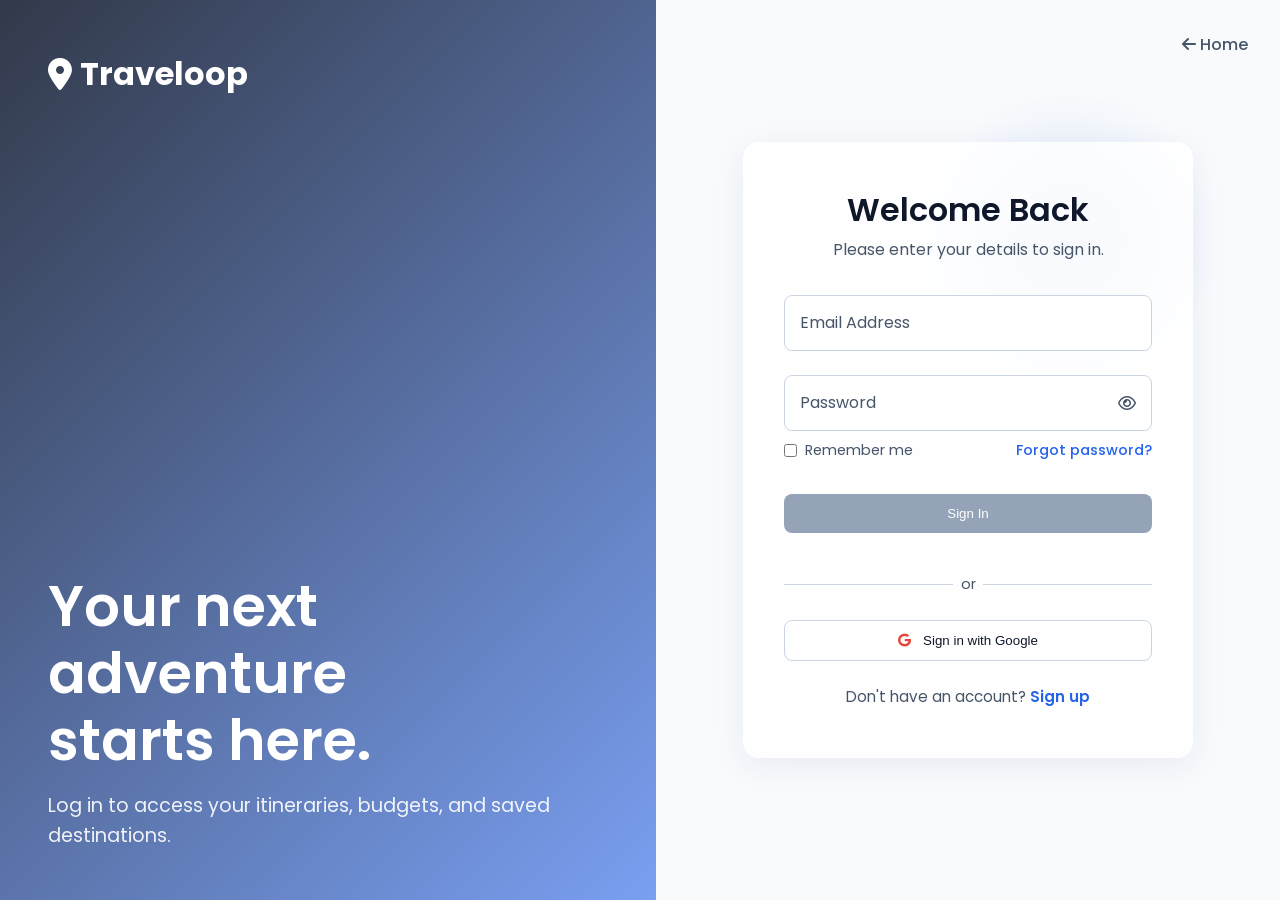
<file: itinerary.html>
<!DOCTYPE html>
<html lang="en">
<head>
    <meta charset="UTF-8">
    <meta name="viewport" content="width=device-width, initial-scale=1.0">
    <title>Build Itinerary | Traveloop</title>
    <link href="https://fonts.googleapis.com/css2?family=Poppins:wght@300;400;500;600;700&display=swap" rel="stylesheet">
    <link rel="stylesheet" href="https://cdnjs.cloudflare.com/ajax/libs/font-awesome/6.4.0/css/all.min.css">
    <link rel="stylesheet" href="main.css">
    <style>
        /* --- Itinerary Builder Specific CSS --- */
        body { background-color: #f1f5f9; }

        /* Header / Banner */
        .itinerary-hero {
            padding: 8rem 2rem 5rem;
            background: linear-gradient(to bottom, rgba(15, 23, 42, 0.9) 0%, rgba(15, 23, 42, 0.6) 50%, #f1f5f9 100%), 
                              url('https://images.unsplash.com/photo-1488646953014-85cb44e25828?auto=format&fit=crop&q=80&w=1920');
            background-size: cover; background-position: center;
            color: white; text-align: center; position: relative;
        }

        .hero-content { position: relative; z-index: 2; max-width: 900px; margin: 0 auto; }
        .hero-content h1 { font-size: 2.8rem; color: #ffffff !important; text-shadow: 0 4px 15px rgba(0,0,0,0.8); margin-bottom: 0.5rem; }
        .hero-content p { color: #ffffff !important; text-shadow: 0 2px 10px rgba(0,0,0,0.9); font-weight: 500; opacity: 0.95; }

        /* Stats Glass Card */
        .overview-card {
            background: rgba(255, 255, 255, 0.1); backdrop-filter: blur(15px);
            border: 1px solid rgba(255, 255, 255, 0.2); border-radius: 24px;
            padding: 1.5rem; display: grid; grid-template-columns: repeat(4, 1fr);
            max-width: 800px; margin: 2rem auto 0; box-shadow: 0 20px 40px rgba(0,0,0,0.1);
        }
        .stat-item { text-align: center; border-right: 1px solid rgba(255,255,255,0.1); }
        .stat-item:last-child { border-right: none; }
        .stat-item h4 { font-size: 1.2rem; margin: 0; }
        .stat-item span { font-size: 0.7rem; text-transform: uppercase; opacity: 0.7; }

        /* Main Layout */
        .itinerary-container { max-width: 1200px; margin: -2rem auto 8rem; padding: 0 2rem; display: grid; grid-template-columns: 2fr 1fr; gap: 2rem; }

        /* Vertical Timeline Styling */
        .timeline-section { position: relative; padding-left: 2rem; border-left: 3px dashed #cbd5e1; margin-left: 10px; }

        .day-block { background: white; border-radius: 20px; padding: 2rem; margin-bottom: 2rem; position: relative; box-shadow: 0 4px 15px rgba(0,0,0,0.05); }
        .day-block::after {
            content: ''; position: absolute; left: -2.55rem; top: 2rem; width: 16px; height: 16px;
            background: white; border: 4px solid var(--primary-blue); border-radius: 50%;
        }

        .day-header { display: flex; justify-content: space-between; align-items: center; margin-bottom: 1.5rem; }
        .day-title { font-size: 1.2rem; color: var(--primary-blue); font-weight: 700; display: flex; align-items: center; gap: 10px; }
        .city-badge { background: var(--bg-light); color: var(--dark-navy); padding: 0.4rem 1rem; border-radius: 50px; font-size: 0.85rem; font-weight: 600; border: 1px solid #e2e8f0; }

        /* Activity Cards */
        .activities-list { display: flex; flex-direction: column; gap: 1rem; }
        .activity-card {
            display: flex; align-items: center; gap: 1rem; padding: 1rem;
            background: #f8fafc; border-radius: 12px; border: 1px solid #f1f5f9; transition: 0.3s;
        }
        .activity-card:hover { transform: translateX(10px); border-color: var(--primary-blue); background: #eff6ff; }
        .activity-icon { width: 45px; height: 45px; background: white; border-radius: 10px; display: flex; align-items: center; justify-content: center; color: var(--primary-blue); box-shadow: 0 4px 10px rgba(0,0,0,0.05); }
        
        .activity-info { flex: 1; }
        .activity-info h5 { margin: 0; color: var(--dark-navy); font-size: 1rem; }
        .activity-info p { margin: 0; font-size: 0.8rem; color: var(--text-gray); }
        .activity-cost { font-weight: 700; color: #10b981; font-size: 0.9rem; }

        /* Sidebar Blocks */
        .sticky-sidebar { position: sticky; top: 100px; height: fit-content; }
        .sidebar-card { background: white; border-radius: 20px; padding: 1.5rem; margin-bottom: 1.5rem; box-shadow: 0 4px 15px rgba(0,0,0,0.05); }
        .card-title { font-size: 1.1rem; font-weight: 700; margin-bottom: 1.2rem; display: flex; align-items: center; gap: 10px; color: var(--dark-navy); }

        .budget-progress { height: 10px; background: #e2e8f0; border-radius: 10px; overflow: hidden; margin: 1rem 0; }
        .budget-fill { height: 100%; background: var(--primary-blue); width: 0%; transition: 1s ease; }
        .budget-item { display: flex; justify-content: space-between; font-size: 0.85rem; margin-bottom: 0.5rem; color: var(--text-gray); }

        .navbar:not(.scrolled) .nav-links a:not(.nav-btn), .navbar:not(.scrolled) .logo { color: white !important; }

        .btn-add { width: 100%; padding: 1rem; border-radius: 12px; border: 2px dashed #cbd5e1; background: transparent; color: var(--text-gray); font-weight: 600; cursor: pointer; transition: 0.3s; margin-top: 1rem; }
        .btn-add:hover { border-color: var(--primary-blue); color: var(--primary-blue); background: #eff6ff; }

        .save-bar { position: fixed; bottom: 0; left: 0; width: 100%; background: white; padding: 1rem 0; box-shadow: 0 -10px 30px rgba(0,0,0,0.05); z-index: 100; border-top: 1px solid #e2e8f0; }
        .save-bar-content { max-width: 1200px; margin: 0 auto; padding: 0 2rem; display: flex; justify-content: space-between; align-items: center; }

        /* Modal Styling */
        .modal-overlay {
            position: fixed; inset: 0; background: rgba(15, 23, 42, 0.7);
            backdrop-filter: blur(4px); display: none; align-items: center;
            justify-content: center; z-index: 2000; opacity: 0; transition: 0.3s;
        }
        .modal-content {
            background: white; width: 90%; max-width: 450px; padding: 2.5rem;
            border-radius: 24px; transform: translateY(20px); transition: 0.3s;
        }
        .modal-input { width: 100%; padding: 0.8rem 1rem; border: 1px solid #e2e8f0; border-radius: 10px; font-family: inherit; margin-top: 5px; }

        .imported-badge { font-size: 0.65rem; background: #d1fae5; color: #047857; padding: 0.2rem 0.5rem; border-radius: 50px; font-weight: 600; margin-left: 5px; vertical-align: middle;}
    </style>
</head>
<body>

    <nav class="navbar" id="navbar">
        <div class="nav-container">
            <a href="index.html" class="logo"><i class="fa-solid fa-location-dot"></i> Traveloop</a>
            <div class="nav-links" id="nav-links"></div>
            <div class="hamburger" id="hamburger"><i class="fa-solid fa-bars"></i></div>
        </div>
    </nav>

    <header class="itinerary-hero">
        <div class="hero-content">
            <div class="breadcrumb-container" style="margin-bottom: 1rem;">
                <a href="dashboard.html">Dashboard</a> 
                <span class="breadcrumb-separator"><i class="fa-solid fa-chevron-right" style="font-size: 0.7rem;"></i></span>
                <a href="my_trips.html">My Trips</a>
                <span class="breadcrumb-separator"><i class="fa-solid fa-chevron-right" style="font-size: 0.7rem;"></i></span>
                <span>Itinerary Builder</span>
            </div>
            <h1 id="trip-name">Trip Itinerary Builder</h1>
            <p id="trip-dates">Plan your adventure day-by-day</p>

            <div class="overview-card">
                <div class="stat-item"><h4 id="count-days">0</h4><span>Days</span></div>
                <div class="stat-item"><h4 id="count-activities">0</h4><span>Activities</span></div>
                <div class="stat-item"><h4 id="total-budget">₹0</h4><span>Budget</span></div>
                <div class="stat-item"><h4 id="spent-budget">₹0</h4><span>Spent</span></div>
            </div>
        </div>
    </header>

    <main class="itinerary-container">
        <div class="timeline-section" id="timeline-container"></div>

        <div class="sticky-sidebar">
            <div class="sidebar-card">
                <h4 class="card-title"><i class="fa-solid fa-chart-pie"></i> Budget Tracker</h4>
                <div class="budget-item"><span>Total Budget</span> <strong id="sidebar-total-budget">₹0</strong></div>
                <div class="budget-item"><span>Total Spent</span> <strong id="sidebar-spent">₹0</strong></div>
                <div class="budget-progress"><div class="budget-fill" id="budget-fill-bar"></div></div>
                <p id="budget-status" style="font-size: 0.8rem; text-align: center; color: #10b981;">You are within budget!</p>
                <div style="text-align: center; margin-top: 10px;">
                    <a href="budget.html" style="font-size: 0.8rem; color: var(--primary-blue); text-decoration: none; font-weight: 600;"><i class="fa-solid fa-wallet"></i> Go to Budget Planner</a>
                </div>
            </div>
            <div class="sidebar-card">
                <h4 class="card-title"><i class="fa-solid fa-note-sticky"></i> Trip Notes</h4>
                <textarea id="trip-notes" style="width: 100%; border: 1px solid #e2e8f0; border-radius: 12px; padding: 10px; font-family: inherit; font-size: 0.9rem; height: 100px; resize: none;" placeholder="Notes, tickets, contact info..."></textarea>
            </div>
        </div>
    </main>

    <div class="save-bar">
        <div class="save-bar-content">
            <h4 id="save-summary">0 Activities Planned</h4>
            <button class="btn btn-primary" onclick="saveItinerary()" style="padding: 0.8rem 2.5rem; border-radius: 50px;">Save & Finish <i class="fa-solid fa-check-double"></i></button>
        </div>
    </div>

    <div class="modal-overlay" id="activityModal">
        <div class="modal-content">
            <h2 id="modal-title" style="margin-bottom: 1.5rem;">Add Activity📍</h2>
            <input type="hidden" id="target-day">
            
            <div style="margin-bottom: 1rem;">
                <label style="font-size: 0.8rem; font-weight: 600;">Activity Name</label>
                <input type="text" id="actName" class="modal-input" placeholder="e.g. Scuba Diving">
            </div>

            <div style="display: grid; grid-template-columns: 1fr 1fr; gap: 1rem; margin-bottom: 1rem;">
                <div>
                    <label style="font-size: 0.8rem; font-weight: 600;">Category</label>
                    <select id="actCat" class="modal-input">
                        <option value="Sightseeing">Sightseeing 📸</option>
                        <option value="Food">Food & Drink 🍕</option>
                        <option value="Flight">Transport ✈️</option>
                        <option value="Hotel">Stay/Hotel 🏨</option>
                        <option value="Adventure">Adventure 🏄‍♂️</option>
                    </select>
                </div>
                <div>
                    <label style="font-size: 0.8rem; font-weight: 600;">Time</label>
                    <input type="time" id="actTime" class="modal-input">
                </div>
            </div>

            <div style="margin-bottom: 1.5rem;">
                <label style="font-size: 0.8rem; font-weight: 600;">Estimated Cost (₹)</label>
                <input type="number" id="actCost" class="modal-input" value="0">
            </div>

            <div style="display: flex; gap: 1rem;">
                <button class="btn" style="flex:1; background: #f1f5f9;" onclick="closeActivityModal()">Cancel</button>
                <button class="btn btn-primary" style="flex:2;" onclick="addActivity()">Add to Plan</button>
            </div>
        </div>
    </div>

    <script>
        let currentTrip = null;
        let activities = [];
        let manualExpenses = []; // Array to hold expenses from Budget Planner

        const categoryIcons = {
            'Sightseeing': 'fa-camera', 'Food': 'fa-utensils',
            'Flight': 'fa-plane', 'Hotel': 'fa-bed', 'Adventure': 'fa-person-hiking',
            'Hotels': 'fa-bed', 'Flights': 'fa-plane', 'Activities': 'fa-person-hiking', 'Shopping': 'fa-bag-shopping', 'Other': 'fa-receipt'
        };

        document.addEventListener('DOMContentLoaded', () => {
            if(localStorage.getItem("loggedIn") !== "true") window.location.href = "login.html";
            
            document.getElementById('nav-links').innerHTML = `
                <a href="dashboard.html">Dashboard</a>
                <a href="my_trips.html">My Trips</a>
                <a href="itinerary_view.html">itinerary-view</a>
                <a href="budget.html">Budget</a>
                <a href="#" onclick="logout()" class="nav-btn" style="background: rgba(239, 68, 68, 0.1); color: #ef4444;">Logout</a>
            `;

            const urlParams = new URLSearchParams(window.location.search);
            const tripId = urlParams.get('id');
            const trips = JSON.parse(localStorage.getItem("trips")) || [];
            currentTrip = trips.find(t => t.id === tripId);

            if(!currentTrip) { window.location.href = "my_trips.html"; return; }

            // Load both data streams
            activities = currentTrip.activities || [];
            manualExpenses = currentTrip.expenses || []; 
            document.getElementById('trip-notes').value = currentTrip.notes || "";

            renderHeader();
            generateDayBlocks();
            renderActivities(); // This function now renders both lists!
        });

        function renderHeader() {
            document.getElementById('trip-name').innerText = currentTrip.name + " ✈️";
            document.getElementById('total-budget').innerText = "₹" + parseInt(currentTrip.totalBudget).toLocaleString('en-IN');
            document.getElementById('sidebar-total-budget').innerText = "₹" + parseInt(currentTrip.totalBudget).toLocaleString('en-IN');
            
            const start = new Date(currentTrip.startDate);
            const end = new Date(currentTrip.endDate);
            const diff = Math.ceil(Math.abs(end - start) / (1000 * 60 * 60 * 24)) + 1;
            document.getElementById('count-days').innerText = diff;
            document.getElementById('trip-dates').innerText = `${start.toLocaleDateString('en-GB', {day:'numeric', month:'short'})} - ${end.toLocaleDateString('en-GB', {day:'numeric', month:'short'})} • ${diff} Days`;
        }

        function generateDayBlocks() {
            const start = new Date(currentTrip.startDate);
            const diff = parseInt(document.getElementById('count-days').innerText);
            const container = document.getElementById('timeline-container');
            container.innerHTML = "";

            for(let i=1; i<=diff; i++) {
                const date = new Date(start);
                date.setDate(start.getDate() + (i-1));
                container.innerHTML += `
                    <div class="day-block">
                        <div class="day-header">
                            <div class="day-title">DAY ${i} <span style="font-weight:400; font-size:0.8rem; color:gray">(${date.toLocaleDateString('en-GB', {day:'numeric', month:'short'})})</span></div>
                            <div class="city-badge">${currentTrip.destination.split(',')[0]}</div>
                        </div>
                        <div class="activities-list" id="day-${i}-list"></div>
                        <button class="btn-add" onclick="openActivityModal(${i})">+ Add Activity for Day ${i}</button>
                    </div>`;
            }
        }

        function openActivityModal(day) {
            document.getElementById('target-day').value = day;
            document.getElementById('modal-title').innerText = "Add Activity to Day " + day;
            const modal = document.getElementById('activityModal');
            modal.style.display = 'flex';
            setTimeout(() => modal.style.opacity = '1', 10);
        }

        function closeActivityModal() {
            const modal = document.getElementById('activityModal');
            modal.style.opacity = '0';
            setTimeout(() => modal.style.display = 'none', 300);
        }

        function addActivity() {
            const name = document.getElementById('actName').value;
            const day = parseInt(document.getElementById('target-day').value);
            const cat = document.getElementById('actCat').value;
            const time = document.getElementById('actTime').value;
            const cost = parseInt(document.getElementById('actCost').value) || 0;

            if(!name) return alert("Enter activity name");

            activities.push({ id: Date.now(), day, name, cat, time, cost });
            document.getElementById('actName').value = "";
            document.getElementById('actCost').value = "0";
            closeActivityModal();
            renderActivities();
        }

        function renderActivities() {
            const diff = parseInt(document.getElementById('count-days').innerText);
            const tripStart = new Date(currentTrip.startDate);
            tripStart.setHours(0,0,0,0);

            // Clear lists
            for(let i=1; i<=diff; i++) document.getElementById(`day-${i}-list`).innerHTML = "";

            // 1. Render Normal Activities
            activities.forEach(act => {
                const list = document.getElementById(`day-${act.day}-list`);
                if(list) {
                    list.innerHTML += `
                        <div class="activity-card">
                            <div class="activity-icon"><i class="fa-solid ${categoryIcons[act.cat] || 'fa-map-pin'}"></i></div>
                            <div class="activity-info">
                                <h5>${act.name}</h5>
                                <p><i class="fa-regular fa-clock"></i> ${act.time || 'Flexible'} • ${act.cat}</p>
                            </div>
                            <div class="activity-cost">₹${act.cost.toLocaleString('en-IN')}</div>
                            <i class="fa-solid fa-trash" style="color:#ef4444; cursor:pointer; margin-left:10px" onclick="deleteAct(${act.id})"></i>
                        </div>`;
                }
            });

            // 2. Render Imported Expenses from Budget Page!
            manualExpenses.forEach(ex => {
                const exDate = new Date(ex.date);
                exDate.setHours(0,0,0,0);
                // Calculate which day of the trip this date falls on
                const dayNum = Math.floor((exDate - tripStart) / (1000 * 60 * 60 * 24)) + 1;
                
                if(dayNum >= 1 && dayNum <= diff) {
                    const list = document.getElementById(`day-${dayNum}-list`);
                    if(list) {
                        list.innerHTML += `
                            <div class="activity-card" style="border-left: 3px solid #10b981; background: #f0fdf4;">
                                <div class="activity-icon" style="background: #10b981; color: white;"><i class="fa-solid ${categoryIcons[ex.cat] || 'fa-receipt'}"></i></div>
                                <div class="activity-info">
                                    <h5>${ex.name} <span class="imported-badge">Budget Item</span></h5>
                                    <p><i class="fa-solid fa-money-bill-transfer"></i> Logged on ${ex.date} • ${ex.cat}</p>
                                </div>
                                <div class="activity-cost" style="color: #10b981;">₹${ex.amount.toLocaleString('en-IN')}</div>
                                <a href="budget.html" style="color:#94a3b8; margin-left:10px; text-decoration:none;" title="Edit in Budget Planner"><i class="fa-solid fa-link"></i></a>
                            </div>`;
                    }
                }
            });

            updateStats();
        }

        function deleteAct(id) {
            activities = activities.filter(a => a.id !== id);
            renderActivities();
        }

        function updateStats() {
            const spentAct = activities.reduce((sum, a) => sum + a.cost, 0);
            const spentExp = manualExpenses.reduce((sum, e) => sum + e.amount, 0);
            const totalSpent = spentAct + spentExp; // Combine both!

            const total = parseInt(currentTrip.totalBudget);
            const percent = Math.min((totalSpent / total) * 100, 100);

            document.getElementById('count-activities').innerText = activities.length + manualExpenses.length;
            document.getElementById('spent-budget').innerText = "₹" + totalSpent.toLocaleString('en-IN');
            document.getElementById('sidebar-spent').innerText = "₹" + totalSpent.toLocaleString('en-IN');
            document.getElementById('budget-fill-bar').style.width = percent + "%";
            document.getElementById('save-summary').innerText = `${activities.length} Activities Planned`;
            
            const status = document.getElementById('budget-status');
            if(totalSpent > total) { status.innerText = "WARNING: Over budget!"; status.style.color = "#ef4444"; }
            else { status.innerText = "You are within budget!"; status.style.color = "#10b981"; }
        }

        function saveItinerary() {
            const trips = JSON.parse(localStorage.getItem("trips")) || [];
            const index = trips.findIndex(t => t.id === currentTrip.id);
            
            if (index !== -1) {
                trips[index].activities = activities;
                trips[index].notes = document.getElementById('trip-notes').value; 
                trips[index].progress = Math.min(40 + (activities.length * 10), 100);

                localStorage.setItem("trips", JSON.stringify(trips));
                
                alert("Itinerary and Notes Saved successfully!");
                window.location.href = "itinerary_view.html"; 
            }
        }

        function logout() { localStorage.removeItem('loggedIn'); window.location.href = "login.html"; }

        window.addEventListener('scroll', () => {
            const nav = document.getElementById('navbar');
            if (window.scrollY > 50) nav.classList.add('scrolled');
            else nav.classList.remove('scrolled');
        });
    </script>
</body>
</html>
</file>
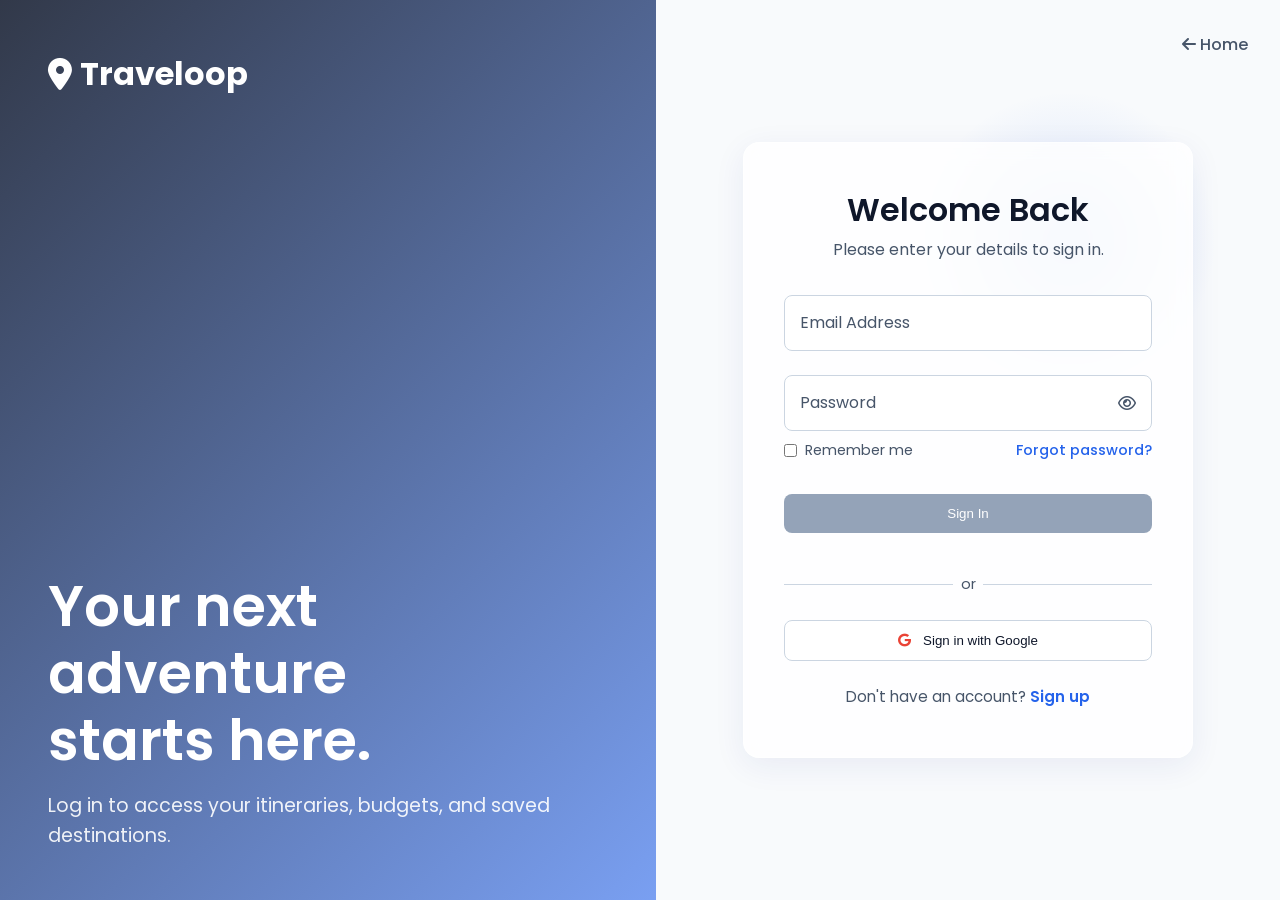
<file: itinerary_view.html>
<!DOCTYPE html>
<html lang="en">
<head>
    <meta charset="UTF-8">
    <meta name="viewport" content="width=device-width, initial-scale=1.0">
    <title>Manage Notes | Traveloop</title>
    <link href="https://fonts.googleapis.com/css2?family=Poppins:wght@300;400;500;600;700&display=swap" rel="stylesheet">
    <link rel="stylesheet" href="https://cdnjs.cloudflare.com/ajax/libs/font-awesome/6.4.0/css/all.min.css">
    <link rel="stylesheet" href="main.css">
    <style>
        body { background-color: #f8fafc; }

        /* Header Styling */
        .notes-hero {
            padding: 8rem 2rem 6rem;
            background: linear-gradient(135deg, var(--dark-navy) 0%, var(--primary-blue) 100%);
            color: white; text-align: center; position: relative;
        }
        .hero-content { position: relative; z-index: 2; max-width: 800px; margin: 0 auto; }
        .hero-content h1 { font-size: 3rem; margin-bottom: 0.5rem; color: #ffffff !important; text-shadow: 0 4px 15px rgba(0,0,0,0.4); }
        .hero-content p { font-size: 1.1rem; color: #ffffff !important; opacity: 0.95; font-weight: 500; text-shadow: 0 2px 10px rgba(0,0,0,0.5); margin-bottom: 2rem;}

        /* Controls Area */
        .notes-container { max-width: 1200px; margin: -3rem auto 5rem; padding: 0 2rem; position: relative; z-index: 10; }
        .top-bar { display: flex; justify-content: flex-end; margin-bottom: 2rem; }

        /* Notes Grid */
        .notes-grid { display: grid; grid-template-columns: repeat(auto-fill, minmax(320px, 1fr)); gap: 2rem; }

        /* Note Cards */
        .note-card {
            background: white; border-radius: 24px; overflow: hidden;
            box-shadow: 0 10px 30px rgba(0,0,0,0.08); transition: 0.3s;
            display: flex; flex-direction: column; border: 1px solid rgba(255,255,255,0.5);
        }
        .note-card:hover { transform: translateY(-8px); box-shadow: 0 15px 40px rgba(37,99,235,0.15); }
        
        .note-header { background: #eff6ff; padding: 1.5rem; border-bottom: 1px solid #e2e8f0; display: flex; justify-content: space-between; align-items: center;}
        .note-header h3 { margin: 0; color: var(--dark-navy); font-size: 1.1rem; font-weight: 700;}
        .note-header .badge { font-size: 0.7rem; color: var(--primary-blue); font-weight: 700; background: white; padding: 0.4rem 0.8rem; border-radius: 50px;}

        /* Body & Activity Lists */
        .note-body { padding: 1.8rem; flex: 1; color: var(--text-gray); font-size: 0.95rem; line-height: 1.6; background: white; }
        
        .activity-list { margin-bottom: 1.5rem; background: #f8fafc; padding: 1rem; border-radius: 12px; border: 1px dashed #cbd5e1; }
        .activity-list ul { margin: 0.5rem 0 0 0; padding-left: 1.5rem; }
        .activity-list li { margin-bottom: 0.4rem; color: var(--dark-navy); }
        .activity-list li span { color: var(--text-gray); font-size: 0.85rem; }
        
        .manual-notes { white-space: pre-wrap; margin-top: 1rem; }

        .note-footer { padding: 1rem 1.5rem; background: #f8fafc; border-top: 1px solid #f1f5f9; display: flex; justify-content: flex-end; gap: 10px; }
        .btn-icon { width: 35px; height: 35px; border-radius: 8px; border: none; cursor: pointer; transition: 0.2s; display: flex; align-items: center; justify-content: center; }
        .btn-edit { background: #f1f5f9; color: var(--dark-navy); }
        .btn-delete { background: #fee2e2; color: #ef4444; }
        .btn-edit:hover { background: #e2e8f0; }
        .btn-delete:hover { background: #fecaca; }

        /* Modal Logic */
        .modal-overlay {
            position: fixed; inset: 0; background: rgba(15, 23, 42, 0.7);
            backdrop-filter: blur(4px); display: none; align-items: center;
            justify-content: center; z-index: 2000; opacity: 0; transition: 0.3s;
        }
        .modal-content {
            background: white; width: 90%; max-width: 500px; padding: 2.5rem;
            border-radius: 28px; transform: translateY(20px); transition: 0.3s;
        }
        .modal-input { width: 100%; padding: 0.9rem; border: 1px solid #e2e8f0; border-radius: 12px; margin-top: 1rem; font-family: inherit; }

        /* Navbar & Footer text fixes */
        .navbar:not(.scrolled) .nav-links a:not(.nav-btn), .navbar:not(.scrolled) .logo, .navbar:not(.scrolled) .hamburger { color: white !important; }
        .footer { background: white; padding: 2rem; border-top: 1px solid #e2e8f0; text-align: center; }

        @media (max-width: 768px) { .notes-grid { grid-template-columns: 1fr; } }
    </style>
</head>
<body>

    <nav class="navbar" id="navbar">
        <div class="nav-container">
            <a href="index.html" class="logo"><i class="fa-solid fa-location-dot"></i> Traveloop</a>
            <div class="nav-links" id="nav-links"></div>
            <div class="hamburger" id="hamburger"><i class="fa-solid fa-bars"></i></div>
        </div>
    </nav>

    <header class="notes-hero">
        <div class="hero-content">
            <h1>Trip Notes & Plans 📝</h1>
            <p>View your scheduled activities and manual reminders in one place.</p>
        </div>
    </header>

    <main class="notes-container">
        <div class="top-bar">
            <button class="btn btn-primary" onclick="openNoteModal()" style="border-radius: 50px; padding: 0.8rem 2rem;">
                <i class="fa-solid fa-plus"></i> Add New Note
            </button>
        </div>

        <div id="notesGrid" class="notes-grid"></div>

        <div id="emptyState" class="empty-state" style="display: none; text-align: center; padding: 5rem; background: white; border-radius: 24px; border: 2px dashed #cbd5e1;">
            <i class="fa-solid fa-book-open" style="font-size: 3rem; color: #cbd5e1; margin-bottom: 1rem;"></i>
            <h2>No notes found</h2>
            <p style="color: var(--text-gray);">Add activities in the Itinerary Builder or create a manual note here.</p>
        </div>
    </main>

    <footer class="footer">
        <p style="color: var(--text-gray);">&copy; 2026 Traveloop. All rights reserved.</p>
    </footer>

    <div class="modal-overlay" id="noteModal">
        <div class="modal-content">
            <h2 id="modalHeader">Add New Note</h2>
            
            <div style="margin-top: 1.5rem;">
                <label style="font-weight: 600; font-size: 0.85rem;">Select Trip</label>
                <select id="tripSelect" class="modal-input"></select>
            </div>

            <div style="margin-top: 1.5rem;">
                <label style="font-weight: 600; font-size: 0.85rem;">Note Content</label>
                <textarea id="noteContent" class="modal-input" style="height: 150px; resize: none;" placeholder="Enter your reminders, tickets, or plans..."></textarea>
            </div>

            <div style="display: flex; gap: 1rem; margin-top: 2rem;">
                <button class="btn" style="flex:1; background:#f1f5f9;" onclick="closeNoteModal()">Cancel</button>
                <button class="btn btn-primary" style="flex:2;" onclick="saveNote()">Save Note</button>
            </div>
        </div>
    </div>

    <script>
        let trips = [];
        let editingTripId = null;

        document.addEventListener('DOMContentLoaded', () => {
            if(localStorage.getItem("loggedIn") !== "true") window.location.href = "login.html";
            
            document.getElementById('nav-links').innerHTML = `
                <a href="dashboard.html">Dashboard</a>
                <a href="my-trips.html" class="active" style="color: var(--primary-blue); font-weight: 600;">My Trips</a>
                <a href="explore_trips.html">Explore</a>
                <a href="budget.html">Budget</a>
                <a href="profile.html">Profile</a>
                <a href="#" onclick="logout()" class="nav-btn" style="background: rgba(239, 68, 68, 0.1); color: #ef4444; border-radius: 50px; margin-left: 10px;">Logout</a>
            `;

            loadData();
        });

        function loadData() {
            trips = JSON.parse(localStorage.getItem("trips")) || [];
            renderNotes();
            populateTripSelect();
        }

        function populateTripSelect() {
            const select = document.getElementById('tripSelect');
            select.innerHTML = trips.map(t => `<option value="${t.id}">${t.name}</option>`).join('');
        }

        function renderNotes() {
            const grid = document.getElementById('notesGrid');
            const empty = document.getElementById('emptyState');
            
            // Filter: Keep trips that have EITHER text notes OR activities
            const validTrips = trips.filter(t => 
                (t.notes && t.notes.trim() !== "") || 
                (t.activities && t.activities.length > 0)
            );

            if(validTrips.length === 0) {
                grid.style.display = 'none';
                empty.style.display = 'block';
                return;
            }

            grid.style.display = 'grid';
            empty.style.display = 'none';
            
            grid.innerHTML = validTrips.map(t => {
                
                // 1. Build Activities List HTML
                let actHTML = '';
                if(t.activities && t.activities.length > 0) {
                    actHTML = `
                        <div class="activity-list">
                            <strong style="color: var(--primary-blue); font-size: 0.85rem; text-transform: uppercase;">Planned Activities</strong>
                            <ul>
                                ${t.activities.map(act => `<li><strong>Day ${act.day}:</strong> ${act.name} <span>(${act.time || 'Flexible'})</span></li>`).join('')}
                            </ul>
                        </div>
                    `;
                }

                // 2. Build Manual Notes HTML
                let notesHTML = '';
                if(t.notes && t.notes.trim() !== '') {
                    notesHTML = `
                        <div class="manual-notes">
                            <strong style="color: var(--primary-blue); font-size: 0.85rem; text-transform: uppercase;">Extra Notes</strong><br>
                            ${t.notes}
                        </div>
                    `;
                }

                // Combine them into the card
                return `
                <div class="note-card">
                    <div class="note-header">
                        <h3>${t.name}</h3>
                        <span class="badge">${t.destination.split(',')[0]}</span>
                    </div>
                    <div class="note-body">
                        ${actHTML}
                        ${notesHTML}
                    </div>
                    <div class="note-footer">
                        <button class="btn-icon btn-edit" onclick="editNote('${t.id}')"><i class="fa-solid fa-pen"></i></button>
                        <button class="btn-icon btn-delete" onclick="deleteNote('${t.id}')"><i class="fa-solid fa-trash"></i></button>
                    </div>
                </div>
                `;
            }).join('');
        }

        function openNoteModal() {
            editingTripId = null;
            document.getElementById('modalHeader').innerText = "Add New Note";
            document.getElementById('noteContent').value = "";
            document.getElementById('tripSelect').disabled = false;
            const modal = document.getElementById('noteModal');
            modal.style.display = 'flex';
            setTimeout(() => modal.style.opacity = '1', 10);
        }

        function closeNoteModal() {
            const modal = document.getElementById('noteModal');
            modal.style.opacity = '0';
            setTimeout(() => modal.style.display = 'none', 300);
        }

        function saveNote() {
            const tripId = document.getElementById('tripSelect').value;
            const content = document.getElementById('noteContent').value;

            if(!content) return alert("Please enter some text.");

            const index = trips.findIndex(t => t.id === tripId);
            if(index !== -1) {
                trips[index].notes = content;
                localStorage.setItem("trips", JSON.stringify(trips));
                closeNoteModal();
                loadData();
            }
        }

        function editNote(id) {
            editingTripId = id;
            const trip = trips.find(t => t.id === id);
            document.getElementById('modalHeader').innerText = "Edit Note";
            document.getElementById('tripSelect').value = id;
            document.getElementById('tripSelect').disabled = true;
            document.getElementById('noteContent').value = trip.notes || "";
            
            const modal = document.getElementById('noteModal');
            modal.style.display = 'flex';
            setTimeout(() => modal.style.opacity = '1', 10);
        }

        function deleteNote(id) {
            if(confirm("Are you sure you want to clear the notes and activities for this trip?")) {
                const index = trips.findIndex(t => t.id === id);
                trips[index].notes = "";
                trips[index].activities = []; // This clears activities too!
                localStorage.setItem("trips", JSON.stringify(trips));
                loadData();
            }
        }

        function logout() { localStorage.removeItem('loggedIn'); window.location.href = "login.html"; }
    </script>
</body>
</html>
</file>
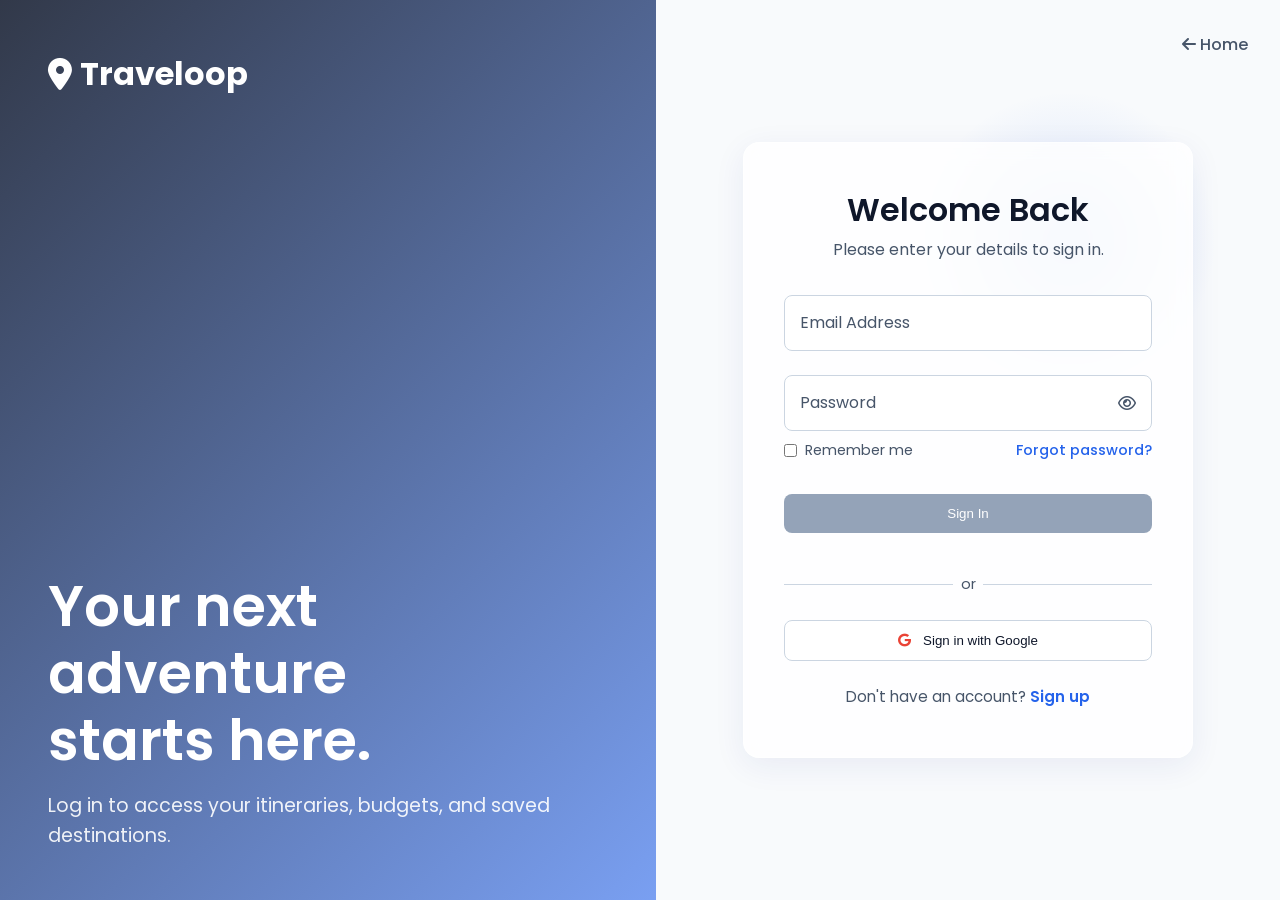
<file: login.html>
<!DOCTYPE html>
<html lang="en">
<head>
    <meta charset="UTF-8">
    <meta name="viewport" content="width=device-width, initial-scale=1.0">
    <title>Login | Traveloop</title>
    <link href="https://fonts.googleapis.com/css2?family=Poppins:wght@300;400;500;600;700&display=swap" rel="stylesheet">
    <link rel="stylesheet" href="https://cdnjs.cloudflare.com/ajax/libs/font-awesome/6.4.0/css/all.min.css">
    <link rel="stylesheet" href="main.css">
    <style>
        /* --- Auth Pages Specific CSS --- */
        body { overflow-x: hidden; overflow-y: auto; }
        .auth-wrapper { display: flex; min-height: 100vh; width: 100%; }

        /* Left Side (Sticky) */
        .auth-left {
            flex: 1; position: sticky; top: 0; height: 100vh;
            background-image: url('https://images.unsplash.com/photo-1469854523086-cc02fe5d8800?auto=format&fit=crop&q=80&w=1200');
            background-size: cover; background-position: center;
            display: flex; flex-direction: column; justify-content: space-between;
            padding: 3rem; color: var(--white);
        }
        .auth-overlay { position: absolute; inset: 0; background: linear-gradient(135deg, rgba(15, 23, 42, 0.85) 0%, rgba(37, 99, 235, 0.6) 100%); z-index: 1; }
        .auth-left-content { position: relative; z-index: 2; }
        .auth-logo { font-size: 2rem; font-weight: 700; color: var(--white); display: flex; align-items: center; gap: 0.5rem; margin-bottom: auto; }
        .auth-quote { position: relative; z-index: 2; margin-top: auto; }
        .auth-quote h1 { font-size: 3.5rem; line-height: 1.2; margin-bottom: 1rem; }
        .auth-quote p { font-size: 1.2rem; opacity: 0.9; }

        /* Right Side */
        .auth-right {
            flex: 1; display: flex; align-items: center; justify-content: center;
            background-color: var(--bg-light); position: relative; padding: 2rem;
        }
        .auth-right::before {
            content: ''; position: absolute; top: 10%; right: 10%; width: 300px; height: 300px;
            background: radial-gradient(circle, rgba(37,99,235,0.15) 0%, rgba(255,255,255,0) 70%); border-radius: 50%;
        }
        .auth-card {
            width: 100%; max-width: 450px; padding: 3rem 2.5rem; position: relative; z-index: 2;
            background: rgba(255, 255, 255, 0.8); border: 1px solid rgba(255, 255, 255, 0.5);
        }
        .auth-header { text-align: center; margin-bottom: 2rem; }
        .auth-header h2 { font-size: 2rem; color: var(--dark-navy); margin-bottom: 0.5rem; }
        .auth-header p { color: var(--text-gray); }

        /* --- Floating Labels CSS --- */
        .form-floating { position: relative; margin-bottom: 1.5rem; }
        .form-floating .form-control {
            width: 100%; padding: 1.25rem 1rem 0.5rem;
            border: 1px solid #cbd5e1; border-radius: 8px;
            font-family: inherit; font-size: 1rem;
            background: rgba(255, 255, 255, 0.9); transition: var(--transition); height: 3.5rem;
        }
        .form-floating label {
            position: absolute; top: 50%; left: 1rem; transform: translateY(-50%);
            color: var(--text-gray); font-size: 1rem; pointer-events: none; transition: all 0.2s cubic-bezier(0.4, 0, 0.2, 1);
        }
        .form-floating .form-control:focus, .form-floating .form-control:not(:placeholder-shown) {
            outline: none; border-color: var(--primary-blue); box-shadow: 0 0 0 3px rgba(37, 99, 235, 0.1);
        }
        .form-floating .form-control:focus ~ label, .form-floating .form-control:not(:placeholder-shown) ~ label {
            top: 0.5rem; transform: translateY(0) scale(0.8); transform-origin: left top; color: var(--primary-blue);
        }

        /* Validation Colors & Shake */
        .form-control.is-valid { border-color: #10b981; }
        .form-control.is-valid:focus { box-shadow: 0 0 0 3px rgba(16, 185, 129, 0.1); }
        .form-control.is-invalid { border-color: #ef4444; animation: shake 0.4s ease-in-out; }
        .form-control.is-invalid:focus { box-shadow: 0 0 0 3px rgba(239, 68, 68, 0.1); }
        .error-text { color: #ef4444; font-size: 0.8rem; margin-top: 0.4rem; display: none; }
        
        @keyframes shake {
            0%, 100% { transform: translateX(0); }
            20%, 60% { transform: translateX(-4px); }
            40%, 80% { transform: translateX(4px); }
        }

        /* Password Toggle */
        .password-toggle { position: absolute; right: 1rem; top: 50%; transform: translateY(-50%); color: var(--text-gray); cursor: pointer; z-index: 10; }
        .password-toggle:hover { color: var(--dark-navy); }

        /* UI Elements */
        .form-options { display: flex; justify-content: space-between; align-items: center; margin-bottom: 2rem; font-size: 0.9rem; }
        .checkbox-label { display: flex; align-items: center; gap: 0.5rem; cursor: pointer; color: var(--text-gray); }
        .forgot-link { color: var(--primary-blue); font-weight: 500; }
        .forgot-link:hover { text-decoration: underline; }
        .btn-full { width: 100%; margin-bottom: 1rem; }
        .btn-primary:disabled { background-color: #94a3b8; cursor: not-allowed; box-shadow: none; transform: none; }

        .alert-error {
            background-color: #fef2f2; color: #b91c1c; border: 1px solid #f87171; padding: 0.75rem 1rem;
            border-radius: 8px; margin-bottom: 1.5rem; font-size: 0.9rem; display: none; align-items: center; gap: 0.5rem;
        }

        .divider { display: flex; align-items: center; text-align: center; margin: 1.5rem 0; color: var(--text-gray); font-size: 0.9rem; }
        .divider::before, .divider::after { content: ''; flex: 1; border-bottom: 1px solid #cbd5e1; }
        .divider:not(:empty)::before { margin-right: .5em; }
        .divider:not(:empty)::after { margin-left: .5em; }
        
        .btn-google { background-color: white; color: var(--dark-navy); border: 1px solid #cbd5e1; display: flex; align-items: center; justify-content: center; gap: 0.75rem; }
        .btn-google:hover { background-color: var(--bg-light); transform: translateY(-2px); }

        .auth-footer { text-align: center; margin-top: 1.5rem; font-size: 0.95rem; color: var(--text-gray); }
        .auth-footer a { color: var(--primary-blue); font-weight: 600; }
        .auth-footer a:hover { text-decoration: underline; }
        
        .back-home { position: absolute; top: 2rem; right: 2rem; color: var(--text-gray); font-weight: 500; z-index: 10; }
        .back-home:hover { color: var(--primary-blue); }

        @media (max-width: 900px) {
            .auth-wrapper { flex-direction: column; overflow-y: auto; }
            .auth-left { display: none; }
            .auth-right { min-height: 100vh; padding: 2rem 1rem; }
            .back-home { top: 1rem; right: 1rem; }
        }
    </style>
</head>
<body>

    <div class="auth-wrapper">
        <div class="auth-left">
            <div class="auth-overlay"></div>
            <a href="index.html" class="auth-logo auth-left-content">
                <i class="fa-solid fa-location-dot"></i> Traveloop
            </a>
            <div class="auth-quote">
                <h1>Your next <br>adventure <br>starts here.</h1>
                <p>Log in to access your itineraries, budgets, and saved destinations.</p>
            </div>
        </div>

        <div class="auth-right">
            <a href="index.html" class="back-home"><i class="fa-solid fa-arrow-left"></i> Home</a>
            
            <div class="auth-card glass-card">
                <div class="auth-header">
                    <h2>Welcome Back</h2>
                    <p>Please enter your details to sign in.</p>
                </div>

                <div id="loginAlert" class="alert-error">
                    <i class="fa-solid fa-circle-exclamation"></i>
                    <span>Invalid email or password. Please try again.</span>
                </div>

                <form id="loginForm" novalidate>
                    <div class="form-floating">
                        <input type="email" id="email" class="form-control" placeholder=" " required>
                        <label for="email">Email Address</label>
                        <div class="error-text" id="emailError">Please enter a valid email address.</div>
                    </div>

                    <div class="form-floating" style="margin-bottom: 0.5rem;">
                        <input type="password" id="password" class="form-control" placeholder=" " required>
                        <label for="password">Password</label>
                        <i class="fa-regular fa-eye password-toggle" id="togglePassword"></i>
                    </div>

                    <div class="form-options">
                        <label class="checkbox-label">
                            <input type="checkbox" id="remember"> Remember me
                        </label>
                        <a href="#" class="forgot-link">Forgot password?</a>
                    </div>

                    <button type="submit" id="loginBtn" class="btn btn-primary btn-full" disabled>Sign In</button>
                    
                    <div class="divider">or</div>
                    
                    <button type="button" class="btn btn-google btn-full">
                        <i class="fa-brands fa-google" style="color: #ea4335;"></i> Sign in with Google
                    </button>
                </form>

                <div class="auth-footer">
                    Don't have an account? <a href="signup.html">Sign up</a>
                </div>
            </div>
        </div>
    </div>

    <script>
        document.addEventListener('DOMContentLoaded', () => {
            const emailInput = document.getElementById('email');
            const passwordInput = document.getElementById('password');
            const togglePassword = document.getElementById('togglePassword');
            const loginBtn = document.getElementById('loginBtn');
            const loginForm = document.getElementById('loginForm');
            const loginAlert = document.getElementById('loginAlert');
            
            const emailRegex = /^[^\s@]+@[^\s@]+\.[^\s@]+$/;
            
            let isEmailValid = false;
            let isPassValid = false;

            // Toggle Password
            togglePassword.addEventListener('click', function () {
                const type = passwordInput.getAttribute('type') === 'password' ? 'text' : 'password';
                passwordInput.setAttribute('type', type);
                this.classList.toggle('fa-eye');
                this.classList.toggle('fa-eye-slash');
            });

            // Email Validation
            emailInput.addEventListener('input', () => {
                const val = emailInput.value.trim();
                const emailError = document.getElementById('emailError');
                
                isEmailValid = emailRegex.test(val);
                
                if(val === '') {
                    emailInput.className = 'form-control';
                    emailError.style.display = 'none';
                } else if (isEmailValid) {
                    emailInput.className = 'form-control is-valid';
                    emailError.style.display = 'none';
                } else {
                    emailInput.className = 'form-control is-invalid';
                    emailError.style.display = 'block';
                }
                checkForm();
            });

            // Password Validation (Simplified for Login)
            passwordInput.addEventListener('input', () => {
                const val = passwordInput.value;
                
                // For login, we just ensure they typed at least 8 characters before enabling the button
                isPassValid = val.length >= 8; 
                
                if (val === '') {
                    passwordInput.className = 'form-control';
                } else if (isPassValid) {
                    passwordInput.className = 'form-control is-valid';
                } else {
                    passwordInput.className = 'form-control is-invalid';
                }

                checkForm();
            });

            function checkForm() {
                loginBtn.disabled = !(isEmailValid && isPassValid);
            }

            // Submit Form
            loginForm.addEventListener('submit', function(e) {
                e.preventDefault();
                if (!isEmailValid || !isPassValid) return;

                const email = emailInput.value.trim();

                // Simulate "Wrong Credentials" feature
                if (email.startsWith('test@')) {
                    loginAlert.style.display = 'flex';
                    const newAlert = loginAlert.cloneNode(true);
                    loginAlert.parentNode.replaceChild(newAlert, loginAlert);
                    passwordInput.value = '';
                    passwordInput.dispatchEvent(new Event('input')); 
                    return; 
                }

                loginAlert.style.display = 'none';
                localStorage.setItem('loggedIn', 'true');
                localStorage.setItem('userEmail', email);
                
                loginBtn.innerHTML = '<i class="fa-solid fa-circle-notch fa-spin"></i> Logging in...';
                loginBtn.disabled = true;
                
                setTimeout(() => {
                    window.location.href = 'dashboard.html';
                }, 800);
            });
        });
    </script>
</body>
</html>
</file>
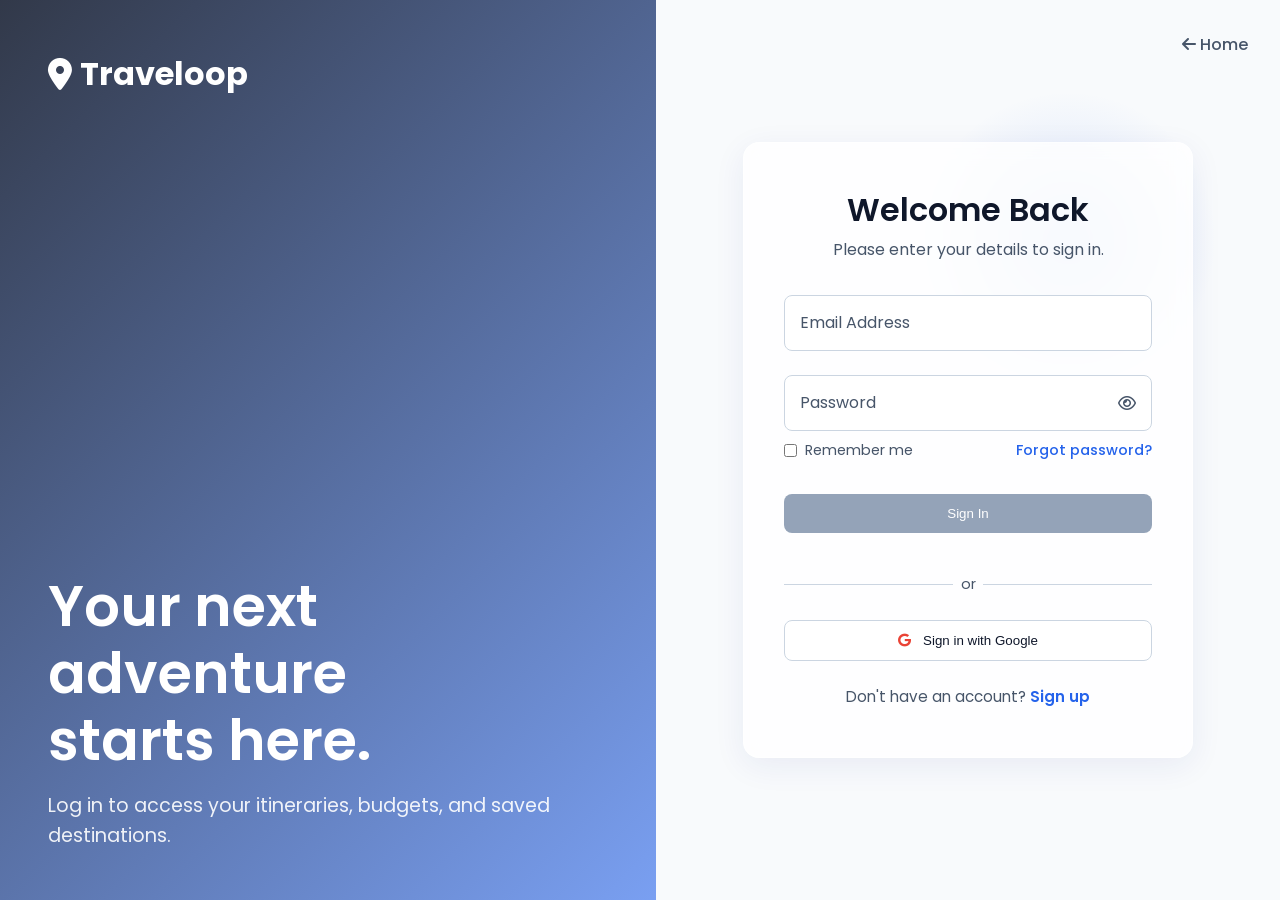
<file: my_trips.html>
<!DOCTYPE html>
<html lang="en">
<head>
    <meta charset="UTF-8">
    <meta name="viewport" content="width=device-width, initial-scale=1.0">
    <title>My Trips | Traveloop</title>
    <link href="https://fonts.googleapis.com/css2?family=Poppins:wght@300;400;500;600;700&display=swap" rel="stylesheet">
    <link rel="stylesheet" href="https://cdnjs.cloudflare.com/ajax/libs/font-awesome/6.4.0/css/all.min.css">
    <link rel="stylesheet" href="main.css">
    <style>
        /* --- My Trips Page Specific CSS --- */
        body { background-color: #f8fafc; }

        /* Hero Header Styling */
        .my-trips-hero {
            padding: 8rem 2rem 6rem;
            background: linear-gradient(to bottom, rgba(15, 23, 42, 0.85) 0%, rgba(15, 23, 42, 0.4) 50%, #f8fafc 100%), 
                              url('https://images.unsplash.com/photo-1476514525535-07fb3b4ae5f1?auto=format&fit=crop&q=80&w=1920');
            background-size: cover; background-position: center;
            color: white; text-align: center; position: relative;
        }

        .hero-content { position: relative; z-index: 2; max-width: 900px; margin: 0 auto; }
        /* 1. Force the Heading to pop */
        .hero-content h1 { 
            font-size: 3rem; 
            margin-bottom: 0.5rem; 
            color: #ffffff !important; /* Force pure white */
            text-shadow: 0 4px 15px rgba(0, 0, 0, 0.8); /* Stronger shadow for high-detail backgrounds */
        }

        /* 2. Force the Sub-text to be readable */
        .hero-content p { 
            font-size: 1.1rem;
            color: #ffffff !important; /* Force pure white */
            opacity: 0.95; 
            margin-bottom: 2rem; 
            text-shadow: 0 2px 10px rgba(0, 0, 0, 0.9); /* Darker shadow for the smaller text */
            font-weight: 500; /* Slightly bolder for visibility */
        }

        /* Statistics Glass Card */
        .stats-glass-card {
            background: rgba(255, 255, 255, 0.1); backdrop-filter: blur(15px);
            border: 1px solid rgba(255, 255, 255, 0.2); border-radius: 24px;
            padding: 2rem; display: flex; justify-content: space-around;
            max-width: 800px; margin: 0 auto; box-shadow: 0 20px 40px rgba(0,0,0,0.1);
        }
        .stat-box { text-align: center; }
        .stat-box h3 { font-size: 2rem; margin: 0; color: white; }
        .stat-box p { font-size: 0.75rem; text-transform: uppercase; letter-spacing: 1px; color: rgba(255,255,255,0.7); margin-top: 5px; }

        /* Search & Filter Bar */
        .controls-container {
            max-width: 1200px; margin: -2.5rem auto 3rem; padding: 0 2rem;
            display: flex; justify-content: space-between; align-items: center; gap: 1.5rem;
            position: relative; z-index: 10;
        }
        .search-wrapper {
            flex: 1; background: white; padding: 1rem 1.5rem; border-radius: 50px;
            display: flex; align-items: center; gap: 1rem; box-shadow: 0 10px 30px rgba(0,0,0,0.08);
        }
        .search-wrapper i { color: var(--primary-blue); font-size: 1.1rem; }
        .search-wrapper input { border: none; outline: none; width: 100%; font-family: inherit; font-size: 1rem; }

        .filter-group { display: flex; gap: 0.8rem; }
        .filter-chip {
            padding: 0.8rem 1.8rem; background: white; border: none; border-radius: 50px;
            font-weight: 600; color: var(--text-gray); cursor: pointer; transition: 0.3s;
            box-shadow: 0 10px 25px rgba(0,0,0,0.05); font-size: 0.9rem;
        }
        .filter-chip.active, .filter-chip:hover { background: var(--primary-blue); color: white; }

        /* Trips Grid Layout */
        .trips-section { max-width: 1200px; margin: 0 auto 5rem; padding: 0 2rem; }
        .trips-grid { display: grid; grid-template-columns: repeat(auto-fill, minmax(360px, 1fr)); gap: 2.5rem; }

        /* Trip Card UI */
        .trip-card {
            background: white; border-radius: 28px; overflow: hidden;
            box-shadow: 0 4px 20px rgba(0,0,0,0.04); transition: all 0.4s cubic-bezier(0.165, 0.84, 0.44, 1);
            position: relative; border: 1px solid #f1f5f9;
        }
        .trip-card:hover { transform: translateY(-12px); box-shadow: 0 25px 50px rgba(0,0,0,0.1); border-color: var(--primary-blue-light); }
        
        .card-media { height: 220px; position: relative; overflow: hidden; }
        .card-media img { width: 100%; height: 100%; object-fit: cover; transition: 0.6s; }
        .trip-card:hover .card-media img { transform: scale(1.1); }
        
        .badge-status {
            position: absolute; top: 1.2rem; right: 1.2rem; padding: 0.5rem 1.2rem;
            border-radius: 50px; font-size: 0.7rem; font-weight: 800; text-transform: uppercase;
            background: rgba(255,255,255,0.95); backdrop-filter: blur(5px); color: var(--primary-blue);
            box-shadow: 0 4px 10px rgba(0,0,0,0.1);
        }

        .card-content { padding: 1.8rem; }
        .trip-category { font-size: 0.8rem; color: var(--primary-blue); font-weight: 700; text-transform: uppercase; margin-bottom: 0.6rem; display: block; }
        .trip-title { font-size: 1.5rem; color: var(--dark-navy); margin-bottom: 0.8rem; font-weight: 700; }
        
        .trip-meta { display: grid; grid-template-columns: 1fr 1fr; gap: 1rem; margin-bottom: 1.5rem; }
        .meta-item { display: flex; align-items: center; gap: 0.6rem; color: var(--text-gray); font-size: 0.85rem; }
        .meta-item i { color: var(--primary-blue); font-size: 1rem; }

        /* Progress Bar UI */
        .progress-section { margin-bottom: 1.8rem; background: #f8fafc; padding: 1rem; border-radius: 16px; }
        .prog-label { display: flex; justify-content: space-between; font-size: 0.75rem; font-weight: 700; color: var(--dark-navy); margin-bottom: 0.6rem; }
        .prog-track { width: 100%; height: 8px; background: #e2e8f0; border-radius: 10px; overflow: hidden; }
        .prog-fill { height: 100%; background: linear-gradient(90deg, var(--primary-blue), #60a5fa); border-radius: 10px; transition: width 1.5s ease; }

        /* Action Buttons */
        .card-actions { display: grid; grid-template-columns: 2fr 1fr 1fr; gap: 0.8rem; }
        .btn-trips { padding: 0.9rem; border-radius: 14px; border: none; font-weight: 700; cursor: pointer; transition: 0.3s; font-size: 0.9rem; text-align: center; text-decoration: none; display: flex; align-items: center; justify-content: center; gap: 0.5rem; }
        .btn-view-trip { background: var(--primary-blue); color: white; }
        .btn-view-trip:hover { background: var(--dark-navy); transform: scale(1.02); }
        .btn-edit-trip { background: #f1f5f9; color: var(--dark-navy); }
        .btn-edit-trip:hover { background: #e2e8f0; }
        .btn-delete-trip { background: #fee2e2; color: #ef4444; }
        .btn-delete-trip:hover { background: #fecaca; }

        /* Empty State Styling */
        .no-trips-ui { grid-column: 1/-1; text-align: center; padding: 6rem 2rem; background: white; border-radius: 30px; border: 2px dashed #cbd5e1; }
        .no-trips-ui i { font-size: 5rem; color: #e2e8f0; margin-bottom: 2rem; }
        .no-trips-ui h2 { color: var(--dark-navy); font-size: 2rem; margin-bottom: 1rem; }
        .no-trips-ui p { color: var(--text-gray); margin-bottom: 2.5rem; font-size: 1.1rem; }

        /* Navbar Sticky Text Fix */
        .navbar:not(.scrolled) .nav-links a:not(.nav-btn),
        .navbar:not(.scrolled) .logo,
        .navbar:not(.scrolled) .hamburger { color: white !important; text-shadow: 0 2px 10px rgba(0,0,0,0.3); }

        @media (max-width: 900px) {
            .controls-container { flex-direction: column; margin-top: -1rem; }
            .filter-group { width: 100%; overflow-x: auto; padding-bottom: 5px; }
            .trips-grid { grid-template-columns: 1fr; }
        }
    </style>
</head>
<body>

    <nav class="navbar" id="navbar">
        <div class="nav-container">
            <a href="index.html" class="logo"><i class="fa-solid fa-location-dot"></i> Traveloop</a>
            <div class="nav-links" id="nav-links">
                </div>
            <div class="hamburger" id="hamburger"><i class="fa-solid fa-bars"></i></div>
        </div>
    </nav>

    <header class="my-trips-hero">
        <div class="hero-content">
            <div class="breadcrumb-container" style="margin-bottom: 1.5rem;">
                <a href="dashboard.html">Dashboard</a> 
                <span class="breadcrumb-separator"><i class="fa-solid fa-chevron-right" style="font-size: 0.7rem;"></i></span>
                <span>My Trips</span>
            </div>
            <h1>My Trips ✈️</h1>
            <p>Manage your itineraries, track budgets, and continue planning your next adventure.</p>

            <div class="stats-glass-card">
                <div class="stat-box">
                    <h3 id="stat-total-trips">0</h3>
                    <p>Total Trips</p>
                </div>
                <div class="stat-box">
                    <h3 id="stat-upcoming-trips">0</h3>
                    <p>Upcoming</p>
                </div>
                <div class="stat-box">
                    <h3 id="stat-total-budget">₹0</h3>
                    <p>Total Budget</p>
                </div>
            </div>
        </div>
    </header>

    <div class="controls-container">
        <div class="search-wrapper">
            <i class="fa-solid fa-magnifying-glass"></i>
            <input type="text" id="tripSearch" placeholder="Search by trip name or destination..." onkeyup="handleSearch()">
        </div>
        <div class="filter-group">
            <button class="filter-chip active" onclick="applyFilter('all', this)">All</button>
            <button class="filter-chip" onclick="applyFilter('upcoming', this)">Upcoming</button>
            <button class="filter-chip" onclick="applyFilter('Adventure', this)">Adventure</button>
            <button class="filter-chip" onclick="applyFilter('Luxury', this)">Luxury</button>
        </div>
    </div>

    <main class="trips-section">
        <div id="tripsGrid" class="trips-grid">
            </div>

        <div id="emptyState" class="no-trips-ui" style="display: none;">
            <i class="fa-solid fa-plane-up"></i>
            <h2>Your map is looking a bit empty!</h2>
            <p>You haven't planned any trips yet. Let's change that today.</p>
            <a href="create_trip.html" class="btn btn-primary" style="padding: 1.2rem 3rem; font-size: 1.1rem; border-radius: 50px;">Create My First Trip</a>
        </div>
    </main>

    <footer class="footer">
        <p>&copy; 2026 Traveloop. All rights reserved.</p>
    </footer>

    <script>
        let allTrips = [];

        document.addEventListener('DOMContentLoaded', () => {
            // 1. Authentication Security
            if(localStorage.getItem("loggedIn") !== "true") {
                window.location.href = "login.html";
                return;
            }
            
            // 2. Setup Navbar
            document.getElementById('nav-links').innerHTML = `
                <a href="dashboard.html">Dashboard</a>
                <a href="my-trips.html" class="active" style="color: var(--primary-blue); font-weight: 600;">My Trips</a>
                <a href="explore_trips.html">Explore</a>
                <a href="budget.html">Budget</a>
                <a href="profile.html">Profile</a>
                <a href="#" onclick="logout()" class="nav-btn" style="background: rgba(239, 68, 68, 0.1); color: #ef4444; border-radius: 50px; margin-left: 10px;">Logout</a>
            `;

            // 3. Load Data
            loadAndDisplayTrips();
            
            // Navbar Scroll Logic
            const nav = document.getElementById('navbar');
            window.addEventListener('scroll', () => {
                if (window.scrollY > 50) nav.classList.add('scrolled');
                else nav.classList.remove('scrolled');
            });
        });

        function loadAndDisplayTrips() {
            allTrips = JSON.parse(localStorage.getItem("trips")) || [];
            updateSummaryStats();
            renderTrips(allTrips);
        }

        function updateSummaryStats() {
            document.getElementById('stat-total-trips').innerText = allTrips.length;
            
            const upcoming = allTrips.filter(t => new Date(t.startDate) > new Date()).length;
            document.getElementById('stat-upcoming-trips').innerText = upcoming;

            const totalMoney = allTrips.reduce((sum, t) => sum + (parseInt(t.totalBudget) || 0), 0);
            document.getElementById('stat-total-budget').innerText = '₹' + totalMoney.toLocaleString('en-IN');
        }

        function renderTrips(tripsToRender) {
            const grid = document.getElementById('tripsGrid');
            const empty = document.getElementById('emptyState');

            if (tripsToRender.length === 0) {
                grid.style.display = 'none';
                empty.style.display = 'block';
                return;
            }

            grid.style.display = 'grid';
            empty.style.display = 'none';

            grid.innerHTML = tripsToRender.map((trip, idx) => {
                // 1. Calculation Logic for Dates
                const start = new Date(trip.startDate);
                const end = new Date(trip.endDate);
                const duration = Math.ceil(Math.abs(end - start) / (1000 * 60 * 60 * 24)) + 1;
                
                // 2. Determine Status Badge
                let status = "Planning";
                if(new Date() > end) status = "Completed";
                else if(new Date() >= start && new Date() <= end) status = "Active";

                // 3. UPDATED: Real Progress Logic
                // We use trip.progress (which we saved in itinerary.html). 
                // If it's a new trip with no activities, we show 40% as a starting point.
                const progress = trip.progress || 40; 

                return `
                <div class="trip-card">
                    <div class="card-media">
                        <span class="badge-status">${status}</span>
                        <img src="${trip.coverImage || 'https://images.unsplash.com/photo-1469854523086-cc02fe5d8800?auto=format&fit=crop&q=80&w=600'}" alt="Trip Cover">
                    </div>
                    <div class="card-content">
                        <span class="trip-category">${trip.style || 'Travel'} Style</span>
                        <h3 class="trip-title">${trip.name}</h3>
                        
                        <div class="trip-meta">
                            <div class="meta-item"><i class="fa-solid fa-location-dot"></i> ${trip.destination.split(',')[0]}</div>
                            <div class="meta-item"><i class="fa-solid fa-calendar-day"></i> ${duration} Days</div>
                            <div class="meta-item"><i class="fa-solid fa-wallet"></i> ₹${parseInt(trip.totalBudget).toLocaleString('en-IN')}</div>
                            <div class="meta-item"><i class="fa-solid fa-calendar-check"></i> ${start.toLocaleDateString('en-GB', {month:'short', day:'numeric'})}</div>
                        </div>
                        
                        <div class="progress-section">
                            <div class="prog-label">
                                <span>Planning Progress</span>
                                <span>${progress}%</span>
                            </div>
                            <div class="prog-track">
                                <div class="prog-fill" style="width: ${progress}%"></div>
                            </div>
                        </div>

                        <div class="card-actions">
                            <a href="itinerary.html?id=${trip.id}" class="btn-trips btn-view-trip">View</a>
                            <button onclick="editTrip('${trip.id}')" class="btn-trips btn-edit-trip"><i class="fa-solid fa-pen-to-square"></i></button>
                            <button onclick="removeTrip('${trip.id}')" class="btn-trips btn-delete-trip"><i class="fa-solid fa-trash-can"></i></button>
                        </div>
                    </div>
                </div>
                `;
            }).join('');
        }

        function handleSearch() {
            const query = document.getElementById('tripSearch').value.toLowerCase();
            const filtered = allTrips.filter(t => 
                t.name.toLowerCase().includes(query) || 
                t.destination.toLowerCase().includes(query)
            );
            renderTrips(filtered);
        }

        function applyFilter(type, btn) {
            document.querySelectorAll('.filter-chip').forEach(c => c.classList.remove('active'));
            btn.classList.add('active');
            
            if(type === 'all') renderTrips(allTrips);
            else if(type === 'upcoming') {
                renderTrips(allTrips.filter(t => new Date(t.startDate) > new Date()));
            } else {
                renderTrips(allTrips.filter(t => t.style === type));
            }
        }

        function removeTrip(id) {
            if(confirm("Are you sure you want to delete this trip permanently?")) {
                let trips = JSON.parse(localStorage.getItem("trips")) || [];
                const updatedTrips = trips.filter(t => t.id !== id);
                localStorage.setItem("trips", JSON.stringify(updatedTrips));
                loadAndDisplayTrips();
            }
        }

        function editTrip(id) {
            window.location.href = `create_trip.html?edit=${id}`;
        }

        function logout() {
            localStorage.removeItem('loggedIn');
            window.location.href = "login.html";
        }
    </script>
</body>
</html>
</file>
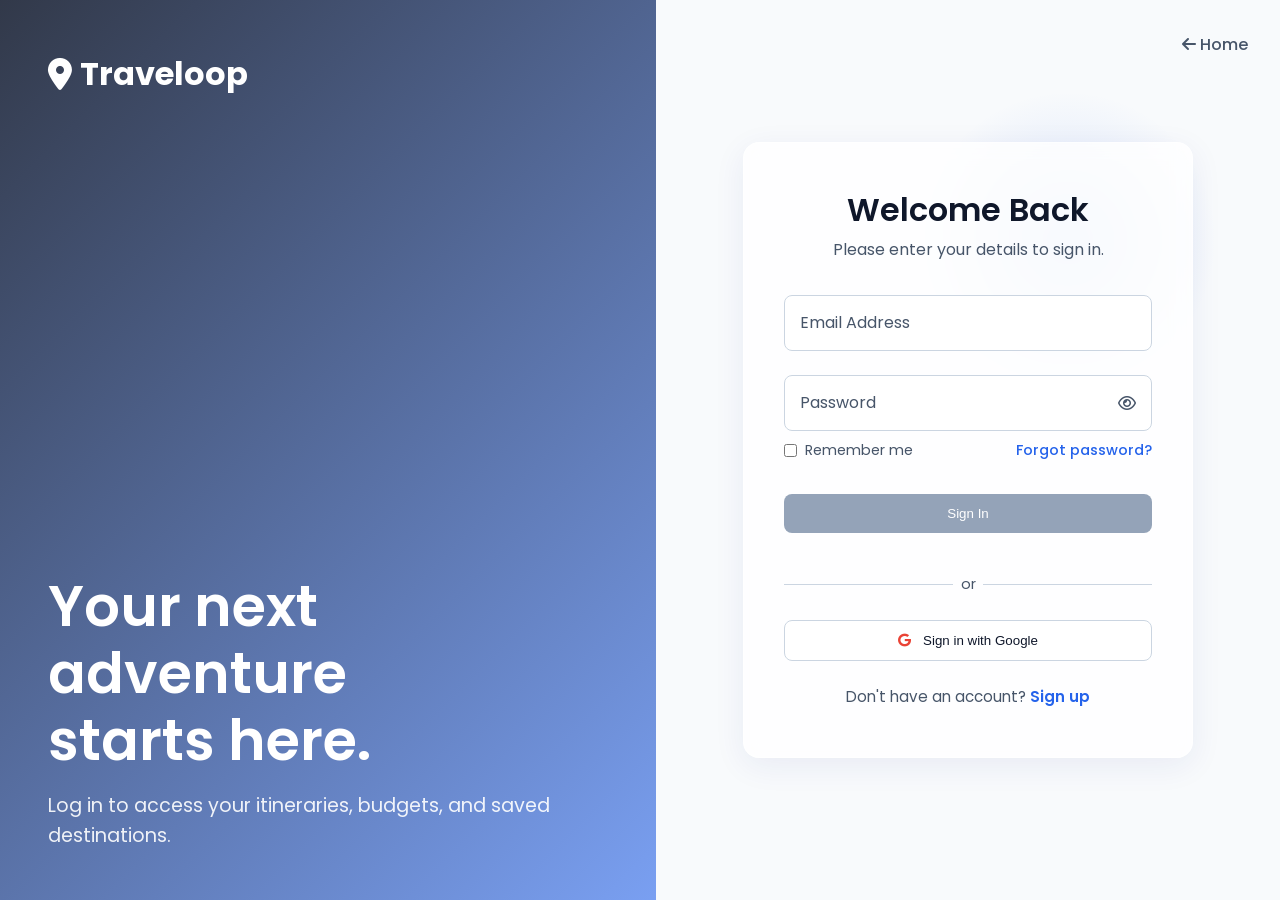
<file: profile.html>
<!DOCTYPE html>
<html lang="en">
<head>
    <meta charset="UTF-8">
    <meta name="viewport" content="width=device-width, initial-scale=1.0">
    <title>My Profile | Traveloop</title>
    <link href="https://fonts.googleapis.com/css2?family=Poppins:wght@300;400;500;600;700;800&display=swap" rel="stylesheet">
    <link rel="stylesheet" href="https://cdnjs.cloudflare.com/ajax/libs/font-awesome/6.4.0/css/all.min.css">
    <link rel="stylesheet" href="main.css">
    <style>
        /* CSS Variables for Light/Dark Mode Switching */
        :root {
            --primary-blue: #2563eb;
            --bg-page: #f8fafc;
            --card-bg: #ffffff;
            --text-main: #0f172a;
            --text-muted: #64748b;
            --border-color: #e2e8f0;
            --input-bg: #f8fafc;
        }

        /* --- DARK MODE OVERRIDES --- */
        body.dark-mode {
            --bg-page: #0f172a;
            --card-bg: #1e293b;
            --text-main: #f8fafc;
            --text-muted: #94a3b8;
            --border-color: #334155;
            --input-bg: #0f172a;
        }

        body { background-color: var(--bg-page) !important; color: var(--text-main); font-family: 'Poppins', sans-serif; transition: background-color 0.3s ease; }

        .profile-hero { height: 320px; background: linear-gradient(135deg, #0f172a 0%, #1e3a8a 100%); position: relative; overflow: hidden; }
        .profile-hero::after { content: ''; position: absolute; inset: 0; background: url('https://images.unsplash.com/photo-1436491865332-7a61a109cc05?auto=format&fit=crop&q=80&w=1920') center/cover; opacity: 0.25; }

        .profile-container { max-width: 1200px; margin: -120px auto 5rem; padding: 0 2rem; position: relative; z-index: 10; display: grid; grid-template-columns: 350px 1fr; gap: 2rem; }

        /* Dynamic Glass Cards */
        .glass-card { background-color: var(--card-bg) !important; border-radius: 24px; padding: 2rem; box-shadow: 0 10px 40px -10px rgba(0,0,0,0.1) !important; border: 1px solid var(--border-color); margin-bottom: 2rem; transition: background-color 0.3s ease, border-color 0.3s ease; position: relative;}
        .card-header { display: flex; justify-content: space-between; align-items: center; margin-bottom: 1.5rem; }
        .card-header h3 { margin: 0; font-size: 1.3rem; color: var(--text-main); display: flex; align-items: center; gap: 10px;}

        /* Quick Settings Icon on Card */
        .card-settings-link { position: absolute; top: 20px; right: 25px; color: var(--text-muted); font-size: 1.2rem; transition: 0.3s; cursor: pointer; z-index: 5;}
        .card-settings-link:hover { color: var(--primary-blue); transform: rotate(45deg); }

        /* User Info Sidebar */
        .user-info-card { text-align: center; position: relative; padding-top: 5rem; }
        .avatar-container { position: absolute; top: -70px; left: 50%; transform: translateX(-50%); width: 140px; height: 140px; border-radius: 50%; border: 6px solid var(--card-bg); box-shadow: 0 10px 25px rgba(0,0,0,0.15); overflow: hidden; background: var(--card-bg); transition: border-color 0.3s ease;}
        .avatar-container img { width: 100%; height: 100%; object-fit: cover; }
        
        .user-name { font-size: 1.8rem; font-weight: 800; margin: 0 0 0.2rem 0; color: var(--text-main); letter-spacing: -0.5px;}
        .user-email { color: var(--text-muted); font-size: 0.95rem; margin-bottom: 1rem; }
        .user-id-badge { background: rgba(37, 99, 235, 0.1); color: var(--primary-blue); font-weight: 700; font-size: 0.8rem; padding: 0.4rem 1rem; border-radius: 50px; display: inline-flex; align-items: center; gap: 6px; margin-bottom: 1.5rem; border: 1px solid rgba(37, 99, 235, 0.2); }
        .user-bio { font-size: 0.95rem; color: var(--text-muted); line-height: 1.6; margin-bottom: 2rem; padding: 0 1rem; }
        
        .pref-grid { display: grid; grid-template-columns: 1fr 1fr; gap: 1rem; text-align: left; }
        .pref-item { background: var(--input-bg); padding: 1rem; border-radius: 16px; border: 1px solid var(--border-color); }
        .pref-item i { color: var(--primary-blue); font-size: 1.2rem; margin-bottom: 0.5rem; }
        .pref-item strong { display: block; color: var(--text-main); font-size: 0.85rem; margin-bottom: 0.2rem;}
        .pref-item span { color: var(--text-muted); font-size: 0.8rem; }

        .btn-edit-profile { width: 100%; padding: 1rem; border-radius: 16px; border: none; background: var(--primary-blue); color: white; font-weight: 600; cursor: pointer; transition: 0.3s; margin-top: 1.5rem; font-size: 1rem; }
        .btn-edit-profile:hover { background: #1d4ed8; box-shadow: 0 10px 20px rgba(37,99,235,0.2); transform: translateY(-2px); }

        /* New Sidebar Settings Button */
        .btn-sidebar-settings { width: 100%; padding: 1rem; border-radius: 16px; border: 1px solid var(--border-color); background: var(--input-bg); color: var(--text-main); font-weight: 600; cursor: pointer; transition: 0.3s; margin-top: 0.8rem; font-size: 1rem; display: flex; align-items: center; justify-content: center; gap: 10px;}
        .btn-sidebar-settings:hover { border-color: var(--primary-blue); color: var(--primary-blue); background: rgba(37, 99, 235, 0.05); }

        /* Stats Grid */
        .stats-grid { display: grid; grid-template-columns: repeat(4, 1fr); gap: 1rem; }
        .stat-box { border-radius: 20px; padding: 1.5rem; text-align: center; transition: 0.3s; border: 1px solid transparent; }
        .stat-box:hover { transform: translateY(-5px); box-shadow: 0 10px 20px rgba(0,0,0,0.05); }
        .stat-trips { background: rgba(37, 99, 235, 0.1); color: #3b82f6; border-color: rgba(37, 99, 235, 0.2); }
        .stat-cities { background: rgba(21, 128, 61, 0.1); color: #10b981; border-color: rgba(21, 128, 61, 0.2); }
        .stat-acts { background: rgba(185, 28, 28, 0.1); color: #ef4444; border-color: rgba(185, 28, 28, 0.2); }
        .stat-budget { background: rgba(126, 34, 206, 0.1); color: #a855f7; border-color: rgba(126, 34, 206, 0.2); }
        .stat-box h2 { font-size: 2.2rem; margin: 0 0 0.2rem 0; font-weight: 800; letter-spacing: -1px; }
        .stat-box p { margin: 0; font-size: 0.8rem; font-weight: 700; text-transform: uppercase; letter-spacing: 0.5px; opacity: 0.8; }

        /* Achievements */
        .badges-grid { display: grid; grid-template-columns: repeat(auto-fit, minmax(150px, 1fr)); gap: 1.2rem; }
        .badge-card { background: var(--input-bg); border-radius: 20px; padding: 1.5rem 1rem; text-align: center; border: 1px solid var(--border-color); transition: 0.3s; display: flex; flex-direction: column; align-items: center; justify-content: center;}
        .badge-card.unlocked { background: linear-gradient(135deg, var(--card-bg) 0%, rgba(245, 158, 11, 0.1) 100%); border-color: rgba(245, 158, 11, 0.3); box-shadow: 0 10px 20px rgba(245, 158, 11, 0.1); }
        .badge-card.locked { opacity: 0.5; filter: grayscale(100%); }
        .badge-icon { width: 60px; height: 60px; border-radius: 50%; display: flex; align-items: center; justify-content: center; font-size: 1.8rem; margin-bottom: 1rem; color: white; }
        .badge-card.unlocked .badge-icon { background: linear-gradient(135deg, #f59e0b 0%, #d97706 100%); box-shadow: 0 5px 15px rgba(245, 158, 11, 0.4); }
        .badge-card.locked .badge-icon { background: #cbd5e1; }
        .badge-card h4 { margin: 0 0 0.3rem 0; font-size: 1rem; color: var(--text-main); font-weight: 700;}
        .badge-card p { margin: 0; font-size: 0.8rem; color: var(--text-muted); line-height: 1.4;}

        .navbar:not(.scrolled) .nav-links a:not(.nav-btn), .navbar:not(.scrolled) .logo, .navbar:not(.scrolled) .hamburger { color: white !important; }
        .footer { background: var(--card-bg); padding: 2rem; border-top: 1px solid var(--border-color); text-align: center; }
    </style>
</head>
<body>

    <nav class="navbar" id="navbar">
        <div class="nav-container">
            <a href="index.html" class="logo"><i class="fa-solid fa-location-dot"></i> Traveloop</a>
            <div class="nav-links" id="nav-links"></div>
            <div class="hamburger" id="hamburger"><i class="fa-solid fa-bars"></i></div>
        </div>
    </nav>

    <header class="profile-hero"></header>

    <main class="profile-container">
        <div>
            <div class="glass-card user-info-card">
                <a href="settings.html" class="card-settings-link" title="Settings">
                    <i class="fa-solid fa-gear"></i>
                </a>

                <div class="avatar-container">
                    <img src="https://ui-avatars.com/api/?name=Shrey+Patel&background=3b82f6&color=fff&size=150" id="userAvatar" alt="Profile">
                </div>
                <h2 class="user-name" id="dispName">Shrey Patel</h2>
                <p class="user-email" id="dispEmail">shrey@gmail.com</p>
                
                <div class="user-id-badge">
                    <i class="fa-solid fa-id-card-clip"></i> Traveler ID: 25CE090
                </div>
                
                <p class="user-bio" id="dispBio">Tech enthusiast and adventure seeker. Currently exploring the world one hackathon and vacation at a time! 🌍✈️</p>
                
                <div class="pref-grid">
                    <div class="pref-item">
                        <i class="fa-regular fa-compass"></i>
                        <strong>Travel Style</strong>
                        <span id="dispStyle">Adventure</span>
                    </div>
                    <div class="pref-item">
                        <i class="fa-regular fa-calendar-check"></i>
                        <strong>Joined</strong>
                        <span>03-02-2026</span>
                    </div>
                </div>

                <button class="btn-edit-profile" onclick="openModal('editProfileModal')">
                    <i class="fa-solid fa-user-pen"></i> Edit Profile
                </button>
                
                <button class="btn-sidebar-settings" onclick="window.location.href='settings.html'">
                    <i class="fa-solid fa-gear"></i> Settings
                </button>
            </div>

            <div class="glass-card">
                <div class="card-header">
                    <h3><i class="fa-solid fa-shield-halved" style="color:var(--primary-blue)"></i> Quick Access</h3>
                </div>
                <div class="settings-list" style="display: flex; flex-direction: column; gap: 0.8rem;">
                    <button style="display: flex; align-items: center; justify-content: space-between; padding: 1rem 1.5rem; background: var(--input-bg); border-radius: 16px; border: 1px solid var(--border-color); font-family: inherit; font-size: 0.95rem; font-weight: 600; color: var(--text-main); cursor: pointer; transition: 0.2s;" onclick="toggleDarkMode()">
                        <span><i class="fa-regular fa-moon" style="width:25px;"></i> Dark Mode</span> 
                        <i id="darkModeIcon" class="fa-solid fa-toggle-off" style="color:var(--text-muted); font-size:1.5rem; transition: 0.3s;"></i>
                    </button>
                    <button style="display: flex; align-items: center; justify-content: space-between; padding: 1rem 1.5rem; background: rgba(239, 68, 68, 0.05); border-radius: 16px; border: 1px solid rgba(239, 68, 68, 0.1); font-family: inherit; font-size: 0.95rem; font-weight: 600; color: #ef4444; cursor: pointer; transition: 0.2s;" onclick="logout()">
                        <span><i class="fa-solid fa-arrow-right-from-bracket" style="width:25px;"></i> Logout</span>
                    </button>
                </div>
            </div>
        </div>

        <div>
            <div class="glass-card">
                <div class="card-header" style="margin-bottom: 2rem;">
                    <h3><i class="fa-solid fa-chart-column" style="color:var(--primary-blue)"></i> Travel Statistics</h3>
                </div>
                <div class="stats-grid">
                    <div class="stat-box stat-trips">
                        <i class="fa-solid fa-map-location-dot"></i>
                        <h2 class="counter" id="statTrips" data-target="0">0</h2>
                        <p>Trips</p>
                    </div>
                    <div class="stat-box stat-cities">
                        <i class="fa-solid fa-earth-americas"></i>
                        <h2 class="counter" id="statDest" data-target="0">0</h2>
                        <p>Cities</p>
                    </div>
                    <div class="stat-box stat-acts">
                        <i class="fa-solid fa-person-hiking"></i>
                        <h2 class="counter" id="statActs" data-target="0">0</h2>
                        <p>Activities</p>
                    </div>
                    <div class="stat-box stat-budget">
                        <i class="fa-solid fa-wallet"></i>
                        <h2 class="counter" id="statBudget" data-target="0">0</h2>
                        <p>Budget (₹)</p>
                    </div>
                </div>
            </div>

            <div class="glass-card">
                <div class="card-header" style="margin-bottom: 2rem;">
                    <h3><i class="fa-solid fa-medal" style="color:#f59e0b"></i> Achievements</h3>
                    <span style="font-size:0.85rem; color:var(--text-muted); font-weight:600;" id="badgeCount">0 Unlocked</span>
                </div>
                <div class="badges-grid">
                    <div class="badge-card unlocked" id="badgeStarter">
                        <div class="badge-icon"><i class="fa-solid fa-plane-departure"></i></div>
                        <h4>First Flight</h4>
                        <p>Created your first trip</p>
                    </div>
                    <div class="badge-card locked" id="badgePlanner">
                        <div class="badge-icon"><i class="fa-solid fa-calendar-days"></i></div>
                        <h4>Master Planner</h4>
                        <p>Added 10+ activities</p>
                    </div>
                    <div class="badge-card locked" id="badgeBudget">
                        <div class="badge-icon"><i class="fa-solid fa-piggy-bank"></i></div>
                        <h4>Budget Pro</h4>
                        <p>Tracked trip expenses</p>
                    </div>
                    <div class="badge-card locked" id="badgeGlobe">
                        <div class="badge-icon"><i class="fa-solid fa-globe"></i></div>
                        <h4>Globetrotter</h4>
                        <p>Planned 3+ unique cities</p>
                    </div>
                </div>
            </div>
        </div>
    </main>

    <footer class="footer">
        <p style="color: var(--text-muted);">&copy; 2026 Traveloop. All rights reserved.</p>
    </footer>

    <div class="modal-overlay" id="editProfileModal">
        <div class="modal-content">
            <h2>Edit Profile</h2>
            <div style="margin-bottom: 1rem;">
                <label style="font-size: 0.85rem; font-weight: 600; color: var(--text-muted);">Display Name</label>
                <input type="text" id="inputName" class="modal-input" placeholder="e.g. Shrey Patel">
            </div>
            <div style="margin-bottom: 1rem;">
                <label style="font-size: 0.85rem; font-weight: 600; color: var(--text-muted);">Travel Style</label>
                <input type="text" id="inputStyle" class="modal-input" placeholder="e.g. Adventure, Luxury, Budget...">
            </div>
            <div style="margin-bottom: 1rem;">
                <label style="font-size: 0.85rem; font-weight: 600; color: var(--text-muted);">Bio</label>
                <textarea id="inputBio" class="modal-input" style="height: 100px; resize: none;" placeholder="Tell us about your travels..."></textarea>
            </div>
            <div style="display: flex; gap: 1rem; margin-top: 2rem;">
                <button style="flex: 1; background: var(--input-bg); color: var(--text-main); border: 1px solid var(--border-color); padding: 0.9rem; border-radius: 12px; cursor: pointer; font-weight: 600;" onclick="closeModal('editProfileModal')">Cancel</button>
                <button style="flex: 2; background: var(--primary-blue); color: white; border: none; padding: 0.9rem; border-radius: 12px; cursor: pointer; font-weight: 600;" onclick="saveProfile()">Save Changes</button>
            </div>
        </div>
    </div>

    <script>
        let currentUser = {
            name: "Shrey Patel",
            email: "shrey@gmail.com",
            style: "Adventure & Tech",
            bio: "Tech enthusiast and adventure seeker. Currently exploring the world one hackathon and vacation at a time! 🌍✈️"
        };

        document.addEventListener('DOMContentLoaded', () => {
            if(localStorage.getItem("loggedIn") !== "true") window.location.href = "login.html";
            
            document.getElementById('nav-links').innerHTML = `
                <a href="dashboard.html">Dashboard</a><a href="my_trips.html">My Trips</a>
                <a href="explore_trips.html">Explore</a><a href="budget.html">Budget</a>
                <a href="profile.html" class="active">Profile</a>
                <a href="#" onclick="logout()" class="nav-btn" style="background: rgba(239, 68, 68, 0.1); color: #ef4444; border-radius: 8px; margin-left:10px; padding: 0.5rem 1.2rem; font-weight: 600;">Logout</a>
            `;

            if(localStorage.getItem('theme') === 'dark') {
                document.body.classList.add('dark-mode');
                document.getElementById('darkModeIcon').classList.replace('fa-toggle-off', 'fa-toggle-on');
                document.getElementById('darkModeIcon').style.color = 'var(--primary-blue)';
            }

            loadUserData();
            loadTravelStats();

            window.addEventListener('scroll', () => {
                const nav = document.getElementById('navbar');
                if (window.scrollY > 50) nav.classList.add('scrolled');
                else nav.classList.remove('scrolled');
            });
        });

        function loadUserData() {
            const savedUser = JSON.parse(localStorage.getItem("userProfileData"));
            if(savedUser) currentUser = { ...currentUser, ...savedUser };
            document.getElementById('dispName').innerText = currentUser.name;
            document.getElementById('dispStyle').innerText = currentUser.style;
            document.getElementById('dispBio').innerText = currentUser.bio;
            const firstName = currentUser.name.split(' ')[0];
            document.getElementById('userAvatar').src = `https://ui-avatars.com/api/?name=${firstName}&background=3b82f6&color=fff&size=150`;
        }

        function saveProfile() {
            const newName = document.getElementById('inputName').value;
            const newStyle = document.getElementById('inputStyle').value;
            const newBio = document.getElementById('inputBio').value;
            if(newName) currentUser.name = newName;
            if(newStyle) currentUser.style = newStyle;
            if(newBio) currentUser.bio = newBio;
            localStorage.setItem("userProfileData", JSON.stringify(currentUser));
            loadUserData();
            closeModal('editProfileModal');
        }

        function toggleDarkMode() {
            const body = document.body;
            const icon = document.getElementById('darkModeIcon');
            body.classList.toggle('dark-mode');
            if(body.classList.contains('dark-mode')) {
                localStorage.setItem('theme', 'dark');
                icon.classList.replace('fa-toggle-off', 'fa-toggle-on');
                icon.style.color = 'var(--primary-blue)';
            } else {
                localStorage.setItem('theme', 'light');
                icon.classList.replace('fa-toggle-on', 'fa-toggle-off');
                icon.style.color = 'var(--text-muted)';
            }
        }

        function openModal(id) {
            if(id === 'editProfileModal') {
                document.getElementById('inputName').value = currentUser.name;
                document.getElementById('inputStyle').value = currentUser.style;
                document.getElementById('inputBio').value = currentUser.bio;
            }
            const modal = document.getElementById(id);
            modal.style.display = 'flex';
            setTimeout(() => { 
                modal.style.opacity = '1';
                modal.querySelector('.modal-content').style.transform = 'translateY(0)';
            }, 10);
        }

        function closeModal(id) {
            const modal = document.getElementById(id);
            modal.style.opacity = '0';
            modal.querySelector('.modal-content').style.transform = 'translateY(20px)';
            setTimeout(() => modal.style.display = 'none', 300);
        }

        function loadTravelStats() {
            let trips = JSON.parse(localStorage.getItem("trips")) || [];
            let totalTrips = trips.length;
            let uniqueCities = [...new Set(trips.map(t => t.destination.split(',')[0]))].filter(Boolean).length;
            let totalActs = 0; let totalBudget = 0; let hasExpenses = false;

            trips.forEach(t => {
                totalActs += (t.activities || []).length;
                totalBudget += parseInt(t.totalBudget) || 0;
                if(t.expenses && t.expenses.length > 0) hasExpenses = true;
            });

            document.getElementById('statTrips').setAttribute('data-target', totalTrips);
            document.getElementById('statDest').setAttribute('data-target', uniqueCities);
            document.getElementById('statActs').setAttribute('data-target', totalActs);
            document.getElementById('statBudget').setAttribute('data-target', totalBudget);
            runCounters();

            let unlocked = 0;
            if(totalTrips > 0) { document.getElementById('badgeStarter').classList.replace('locked', 'unlocked'); unlocked++; }
            if(totalActs >= 10) { document.getElementById('badgePlanner').classList.replace('locked', 'unlocked'); unlocked++; }
            if(hasExpenses) { document.getElementById('badgeBudget').classList.replace('locked', 'unlocked'); unlocked++; }
            if(uniqueCities >= 3) { document.getElementById('badgeGlobe').classList.replace('locked', 'unlocked'); unlocked++; }
            document.getElementById('badgeCount').innerText = `${unlocked} Unlocked`;
        }

        function runCounters() {
            const counters = document.querySelectorAll('.counter');
            counters.forEach(counter => {
                const updateCount = () => {
                    const target = +counter.getAttribute('data-target');
                    const count = +counter.innerText.replace(/[k₹,]/g, '');
                    const inc = target / 100;
                    if (count < target) {
                        counter.innerText = Math.ceil(count + inc);
                        setTimeout(updateCount, 20);
                    } else {
                        counter.innerText = (counter.id === 'statBudget' && target >= 1000) ? (target/1000).toFixed(1) + 'k' : target;
                    }
                };
                updateCount();
            });
        }

        function logout() { localStorage.removeItem('loggedIn'); window.location.href = "login.html"; }
    </script>
</body>
</html>
</file>
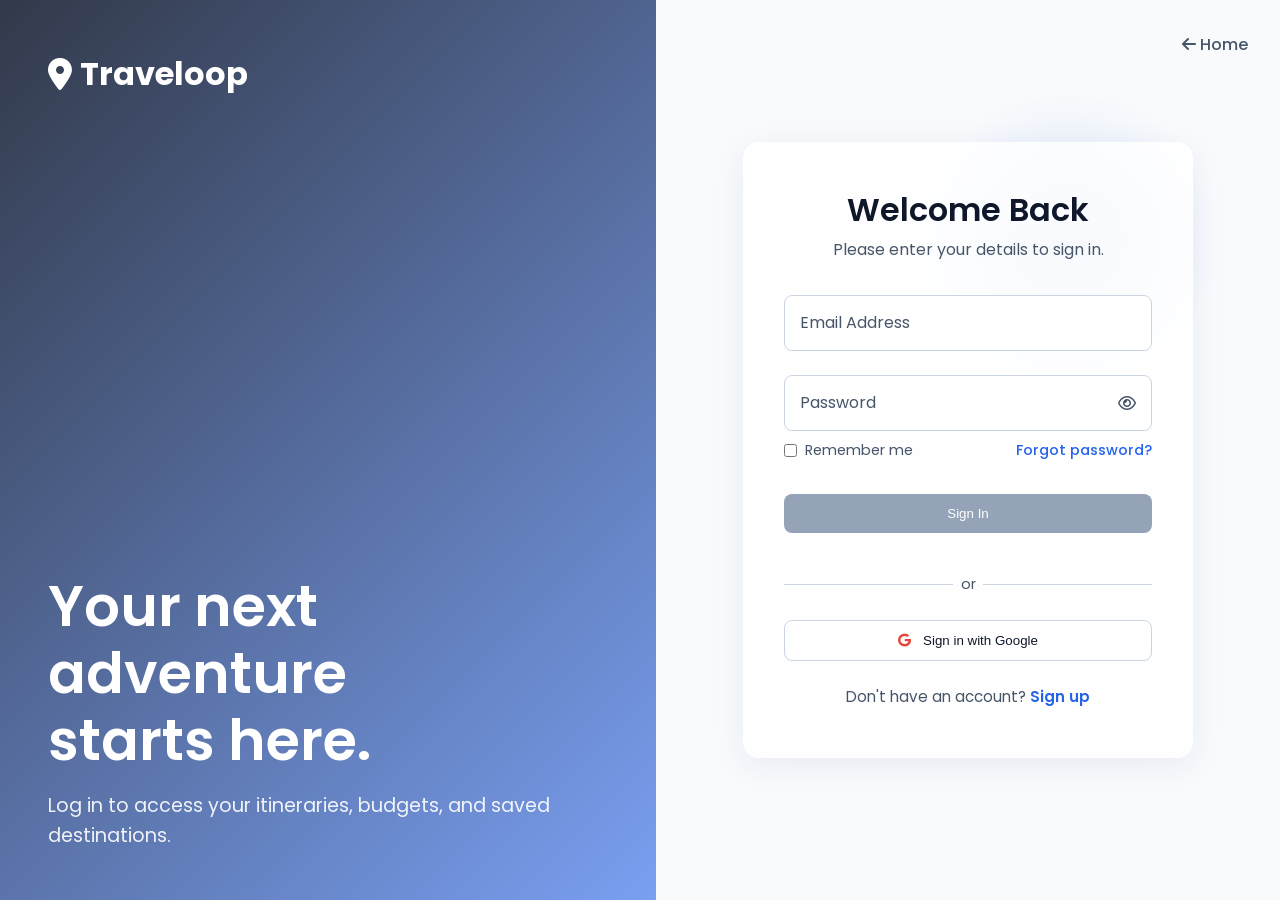
<file: settings.html>
<!DOCTYPE html>
<html lang="en">
<head>
    <meta charset="UTF-8">
    <meta name="viewport" content="width=device-width, initial-scale=1.0">
    <title>Settings | Traveloop</title>
    <link href="https://fonts.googleapis.com/css2?family=Poppins:wght@300;400;500;600;700;800&display=swap" rel="stylesheet">
    <link rel="stylesheet" href="https://cdnjs.cloudflare.com/ajax/libs/font-awesome/6.4.0/css/all.min.css">
    <link rel="stylesheet" href="main.css">
    <style>
        /* CSS Variables for Light/Dark Mode */
        :root {
            --primary-blue: #2563eb;
            --bg-page: #f8fafc;
            --card-bg: #ffffff;
            --text-main: #0f172a;
            --text-muted: #64748b;
            --border-color: #e2e8f0;
            --input-bg: #f8fafc;
            --danger-bg: #fef2f2;
            --danger-text: #ef4444;
            --danger-border: #fecaca;
        }

        /* --- DARK MODE OVERRIDES --- */
        body.dark-mode {
            --bg-page: #0f172a;
            --card-bg: #1e293b;
            --text-main: #f8fafc;
            --text-muted: #94a3b8;
            --border-color: #334155;
            --input-bg: #0f172a;
            --danger-bg: rgba(239, 68, 68, 0.1);
            --danger-border: rgba(239, 68, 68, 0.3);
        }

        body { background-color: var(--bg-page) !important; color: var(--text-main); font-family: 'Poppins', sans-serif; transition: background-color 0.3s ease; }

        /* Settings Hero Banner */
        .settings-hero {
            height: 280px;
            background: linear-gradient(135deg, #0f172a 0%, #3b82f6 100%);
            position: relative;
            overflow: hidden;
            display: flex;
            align-items: center;
            justify-content: center;
            text-align: center;
            color: white;
        }
        .settings-hero::after {
            content: ''; position: absolute; inset: 0;
            background: url('https://images.unsplash.com/photo-1516738901171-8eb4fc13bd20?auto=format&fit=crop&q=80&w=1920') center/cover;
            opacity: 0.15;
        }
        .hero-content { position: relative; z-index: 2; margin-top: 40px; }
        .hero-content h1 { font-size: 2.8rem; font-weight: 800; margin-bottom: 0.5rem; text-shadow: 0 4px 15px rgba(0,0,0,0.3); letter-spacing: -1px;}
        .hero-content p { font-size: 1.1rem; opacity: 0.9; }

        /* Settings Layout Container */
        .settings-container { 
            max-width: 1000px; margin: -50px auto 5rem; padding: 0 2rem; 
            position: relative; z-index: 10; display: grid; grid-template-columns: 1fr 1fr; gap: 2rem; 
        }

        /* Glass Cards */
        .glass-card { 
            background-color: var(--card-bg) !important; border-radius: 24px; padding: 2rem; 
            box-shadow: 0 10px 40px -10px rgba(0,0,0,0.1) !important; border: 1px solid var(--border-color); 
            transition: background-color 0.3s ease, border-color 0.3s ease;
        }
        .card-header { display: flex; align-items: center; gap: 12px; margin-bottom: 1.5rem; border-bottom: 1px solid var(--border-color); padding-bottom: 1rem; transition: 0.3s;}
        .card-header i { font-size: 1.4rem; color: var(--primary-blue); }
        .card-header h3 { margin: 0; font-size: 1.25rem; color: var(--text-main); font-weight: 700; }

        /* Setting Items & Toggles */
        .setting-item { display: flex; justify-content: space-between; align-items: center; margin-bottom: 1.2rem; }
        .setting-item:last-child { margin-bottom: 0; }
        .setting-info h4 { margin: 0 0 0.2rem 0; font-size: 1rem; color: var(--text-main); font-weight: 600;}
        .setting-info p { margin: 0; font-size: 0.8rem; color: var(--text-muted); }

        /* Custom Toggle Switch */
        .toggle-switch { position: relative; display: inline-block; width: 48px; height: 26px; flex-shrink: 0;}
        .toggle-switch input { opacity: 0; width: 0; height: 0; }
        .slider { position: absolute; cursor: pointer; top: 0; left: 0; right: 0; bottom: 0; background-color: #cbd5e1; transition: .4s; border-radius: 34px; }
        .slider:before { position: absolute; content: ""; height: 20px; width: 20px; left: 3px; bottom: 3px; background-color: white; transition: .4s; border-radius: 50%; box-shadow: 0 2px 5px rgba(0,0,0,0.2);}
        input:checked + .slider { background-color: var(--primary-blue); }
        input:checked + .slider:before { transform: translateX(22px); }

        /* Inputs & Selects */
        .form-group { margin-bottom: 1.2rem; }
        .form-group label { display: block; font-size: 0.85rem; font-weight: 600; color: var(--text-muted); margin-bottom: 0.4rem; }
        .form-control { 
            width: 100%; padding: 0.8rem 1rem; border: 1px solid var(--border-color); border-radius: 12px; 
            font-family: inherit; background: var(--input-bg); color: var(--text-main); transition: 0.3s;
        }
        .form-control:focus { outline: none; border-color: var(--primary-blue); box-shadow: 0 0 0 3px rgba(37,99,235,0.1); }

        /* Buttons */
        .btn-action { 
            width: 100%; padding: 0.8rem; border-radius: 12px; border: 1px solid var(--border-color); 
            background: var(--input-bg); color: var(--text-main); font-weight: 600; cursor: pointer; 
            transition: 0.3s; font-size: 0.95rem; margin-bottom: 0.8rem; display: flex; align-items: center; justify-content: center; gap: 8px;
        }
        .btn-action:hover { border-color: var(--primary-blue); color: var(--primary-blue); }
        
        .danger-zone { border: 2px dashed var(--danger-border); background: var(--danger-bg); }
        .danger-zone .card-header i { color: var(--danger-text); }
        .btn-danger { background: var(--danger-text); color: white; border: none; }
        .btn-danger:hover { background: #b91c1c; color: white; transform: translateY(-2px); box-shadow: 0 5px 15px rgba(239,68,68,0.3); }

        .navbar:not(.scrolled) .nav-links a:not(.nav-btn), .navbar:not(.scrolled) .logo, .navbar:not(.scrolled) .hamburger { color: white !important; }
        .footer { background: var(--card-bg); padding: 2rem; border-top: 1px solid var(--border-color); text-align: center; margin-top: 4rem;}

        /* Animations */
        .fade-in-up { opacity: 0; transform: translateY(30px); animation: fadeInUp 0.6s forwards; }
        @keyframes fadeInUp { to { opacity: 1; transform: translateY(0); } }
        .delay-1 { animation-delay: 0.1s; } .delay-2 { animation-delay: 0.2s; } .delay-3 { animation-delay: 0.3s; }

        @media (max-width: 900px) {
            .settings-container { grid-template-columns: 1fr; margin-top: -30px; }
        }
    </style>
</head>
<body>

    <nav class="navbar" id="navbar">
        <div class="nav-container">
            <a href="index.html" class="logo"><i class="fa-solid fa-location-dot"></i> Traveloop</a>
            <div class="nav-links" id="nav-links"></div>
            <div class="hamburger" id="hamburger"><i class="fa-solid fa-bars"></i></div>
        </div>
    </nav>

    <header class="settings-hero">
        <div class="hero-content fade-in-up">
            <h1>Settings <i class="fa-solid fa-gear" style="font-size: 2.2rem; opacity: 0.8;"></i></h1>
            <p>Customize your Traveloop experience.</p>
        </div>
    </header>

    <main class="settings-container">
        
        <div>
            <div class="glass-card fade-in-up delay-1">
                <div class="card-header">
                    <i class="fa-solid fa-palette"></i>
                    <h3>Appearance</h3>
                </div>
                <div class="setting-item">
                    <div class="setting-info">
                        <h4>Dark Mode</h4>
                        <p>Switch to a darker, eye-friendly theme.</p>
                    </div>
                    <label class="toggle-switch">
                        <input type="checkbox" id="toggleDarkMode">
                        <span class="slider"></span>
                    </label>
                </div>
                <div class="setting-item">
                    <div class="setting-info">
                        <h4>Compact View</h4>
                        <p>Reduce spacing in itinerary builder.</p>
                    </div>
                    <label class="toggle-switch">
                        <input type="checkbox" id="toggleCompact">
                        <span class="slider"></span>
                    </label>
                </div>
            </div>

            <div class="glass-card fade-in-up delay-2">
                <div class="card-header">
                    <i class="fa-solid fa-compass"></i>
                    <h3>Travel Preferences</h3>
                </div>
                <div class="form-group">
                    <label>Preferred Currency</label>
                    <select id="prefCurrency" class="form-control">
                        <option value="INR">Indian Rupee (₹)</option>
                        <option value="USD">US Dollar ($)</option>
                        <option value="EUR">Euro (€)</option>
                    </select>
                </div>
                <div class="form-group">
                    <label>Default Travel Style</label>
                    <select id="prefStyle" class="form-control">
                        <option value="Adventure">Adventure & Outdoors</option>
                        <option value="Luxury">Luxury & Comfort</option>
                        <option value="Budget">Budget Backpacking</option>
                        <option value="Cultural">Cultural & Historical</option>
                    </select>
                </div>
            </div>

            <div class="glass-card fade-in-up delay-3">
                <div class="card-header">
                    <i class="fa-solid fa-shield-halved"></i>
                    <h3>Privacy & Sharing</h3>
                </div>
                <div class="setting-item">
                    <div class="setting-info">
                        <h4>Public Profile</h4>
                        <p>Allow others to see your travel stats.</p>
                    </div>
                    <label class="toggle-switch">
                        <input type="checkbox" id="togglePublic" checked>
                        <span class="slider"></span>
                    </label>
                </div>
                <div class="setting-item">
                    <div class="setting-info">
                        <h4>Share Trips to Explore</h4>
                        <p>Contribute your trips to trending packages.</p>
                    </div>
                    <label class="toggle-switch">
                        <input type="checkbox" id="toggleShare" checked>
                        <span class="slider"></span>
                    </label>
                </div>
            </div>
        </div>

        <div>
            <div class="glass-card fade-in-up delay-1">
                <div class="card-header">
                    <i class="fa-solid fa-bell"></i>
                    <h3>Notifications</h3>
                </div>
                <div class="setting-item">
                    <div class="setting-info">
                        <h4>Trip Reminders</h4>
                        <p>Get alerted 24 hours before your trip.</p>
                    </div>
                    <label class="toggle-switch">
                        <input type="checkbox" id="notifReminders" checked>
                        <span class="slider"></span>
                    </label>
                </div>
                <div class="setting-item">
                    <div class="setting-info">
                        <h4>Budget Alerts</h4>
                        <p>Warn me when I use 80% of my budget.</p>
                    </div>
                    <label class="toggle-switch">
                        <input type="checkbox" id="notifBudget" checked>
                        <span class="slider"></span>
                    </label>
                </div>
                <div class="setting-item">
                    <div class="setting-info">
                        <h4>Packing Reminders</h4>
                        <p>Remind me to check my packing list.</p>
                    </div>
                    <label class="toggle-switch">
                        <input type="checkbox" id="notifPacking">
                        <span class="slider"></span>
                    </label>
                </div>
            </div>

            <div class="glass-card fade-in-up delay-2">
                <div class="card-header">
                    <i class="fa-solid fa-user"></i>
                    <h3>Account Settings</h3>
                </div>
                <button class="btn-action" onclick="window.location.href='profile.html'"><i class="fa-solid fa-pen"></i> Edit Profile Info</button>
                <button class="btn-action" onclick="alert('Verification email sent!')"><i class="fa-solid fa-envelope"></i> Update Email Address</button>
                <button class="btn-action" onclick="alert('Password reset link sent!')"><i class="fa-solid fa-key"></i> Change Password</button>
            </div>

            <div class="glass-card danger-zone fade-in-up delay-3">
                <div class="card-header">
                    <i class="fa-solid fa-triangle-exclamation"></i>
                    <h3 style="color: var(--danger-text);">Danger Zone</h3>
                </div>
                <p style="font-size: 0.85rem; color: var(--text-muted); margin-bottom: 1.5rem;">These actions are permanent and cannot be undone.</p>
                
                <button class="btn-action" style="color: var(--danger-text); border-color: var(--danger-border);" onclick="clearAllTrips()">
                    <i class="fa-solid fa-trash-can"></i> Delete All Trips
                </button>
                <button class="btn-action btn-danger" onclick="deleteAccount()">
                    <i class="fa-solid fa-user-xmark"></i> Delete Account
                </button>
            </div>
        </div>
    </main>

    <footer class="footer">
        <p style="color: var(--text-muted); font-size: 0.9rem;">Traveloop App Version 1.0.0 • Made for Hackathon</p>
        <p style="color: var(--text-muted); margin-top: 5px;">&copy; 2026 Traveloop. All rights reserved.</p>
    </footer>

    <script>
        // Check Login & Inject Navbar
        document.addEventListener('DOMContentLoaded', () => {
            if(localStorage.getItem("loggedIn") !== "true") window.location.href = "login.html";
            
            // Standard Navbar
            document.getElementById('nav-links').innerHTML = `
                <a href="dashboard.html">Dashboard</a>
                <a href="my_trips.html">My Trips</a>
                <a href="explore_trips.html">Explore</a>
                <a href="budget.html">Budget</a>
                <a href="profile.html">Profile</a>
                <a href="#" onclick="logout()" class="nav-btn" style="background: rgba(239, 68, 68, 0.1); color: #ef4444; padding: 0.5rem 1.2rem; border-radius: 8px; margin-left: 10px; font-weight: 600;">Logout</a>
            `;

            loadSettings();
            setupEventListeners();

            // Navbar Scroll Effect
            window.addEventListener('scroll', () => {
                const nav = document.getElementById('navbar');
                if (window.scrollY > 50) nav.classList.add('scrolled');
                else nav.classList.remove('scrolled');
            });
        });

        // Load Settings from LocalStorage
        function loadSettings() {
            // Apply Theme immediately
            const currentTheme = localStorage.getItem('theme');
            if (currentTheme === 'dark') {
                document.body.classList.add('dark-mode');
                document.getElementById('toggleDarkMode').checked = true;
            }

            // Load other settings object
            const savedSettings = JSON.parse(localStorage.getItem('appSettings')) || {
                compact: false,
                currency: 'INR',
                style: 'Adventure',
                notifReminders: true,
                notifBudget: true,
                notifPacking: false,
                publicProfile: true,
                shareTrips: true
            };

            // Populate UI
            document.getElementById('toggleCompact').checked = savedSettings.compact;
            document.getElementById('prefCurrency').value = savedSettings.currency;
            document.getElementById('prefStyle').value = savedSettings.style;
            document.getElementById('notifReminders').checked = savedSettings.notifReminders;
            document.getElementById('notifBudget').checked = savedSettings.notifBudget;
            document.getElementById('notifPacking').checked = savedSettings.notifPacking;
            document.getElementById('togglePublic').checked = savedSettings.publicProfile;
            document.getElementById('toggleShare').checked = savedSettings.shareTrips;
        }

        // Save Settings to LocalStorage
        function saveSettings() {
            const settings = {
                compact: document.getElementById('toggleCompact').checked,
                currency: document.getElementById('prefCurrency').value,
                style: document.getElementById('prefStyle').value,
                notifReminders: document.getElementById('notifReminders').checked,
                notifBudget: document.getElementById('notifBudget').checked,
                notifPacking: document.getElementById('notifPacking').checked,
                publicProfile: document.getElementById('togglePublic').checked,
                shareTrips: document.getElementById('toggleShare').checked
            };
            localStorage.setItem('appSettings', JSON.stringify(settings));
        }

        // Setup Auto-Save Listeners
        function setupEventListeners() {
            const inputs = document.querySelectorAll('input[type="checkbox"], select');
            inputs.forEach(input => {
                input.addEventListener('change', () => {
                    // Handle Dark Mode specifically
                    if (input.id === 'toggleDarkMode') {
                        if (input.checked) {
                            document.body.classList.add('dark-mode');
                            localStorage.setItem('theme', 'dark');
                        } else {
                            document.body.classList.remove('dark-mode');
                            localStorage.setItem('theme', 'light');
                        }
                    }
                    // Auto-save all other settings
                    saveSettings();
                });
            });
        }

        // Danger Zone Functions
        function clearAllTrips() {
            if(confirm("🚨 WARNING: Are you absolutely sure you want to delete ALL your trips, itineraries, budgets, and packing lists? This cannot be undone.")) {
                localStorage.removeItem("trips");
                alert("All trip data has been deleted.");
            }
        }

        function deleteAccount() {
            if(confirm("🚨 FINAL WARNING: Do you want to permanently delete your Traveloop account and all associated data?")) {
                localStorage.clear(); // Wipes everything
                alert("Account deleted. We're sorry to see you go!");
                window.location.href = "login.html";
            }
        }

        function logout() { 
            localStorage.removeItem('loggedIn'); 
            window.location.href = "login.html"; 
        }
    </script>
</body>
</html>
</file>
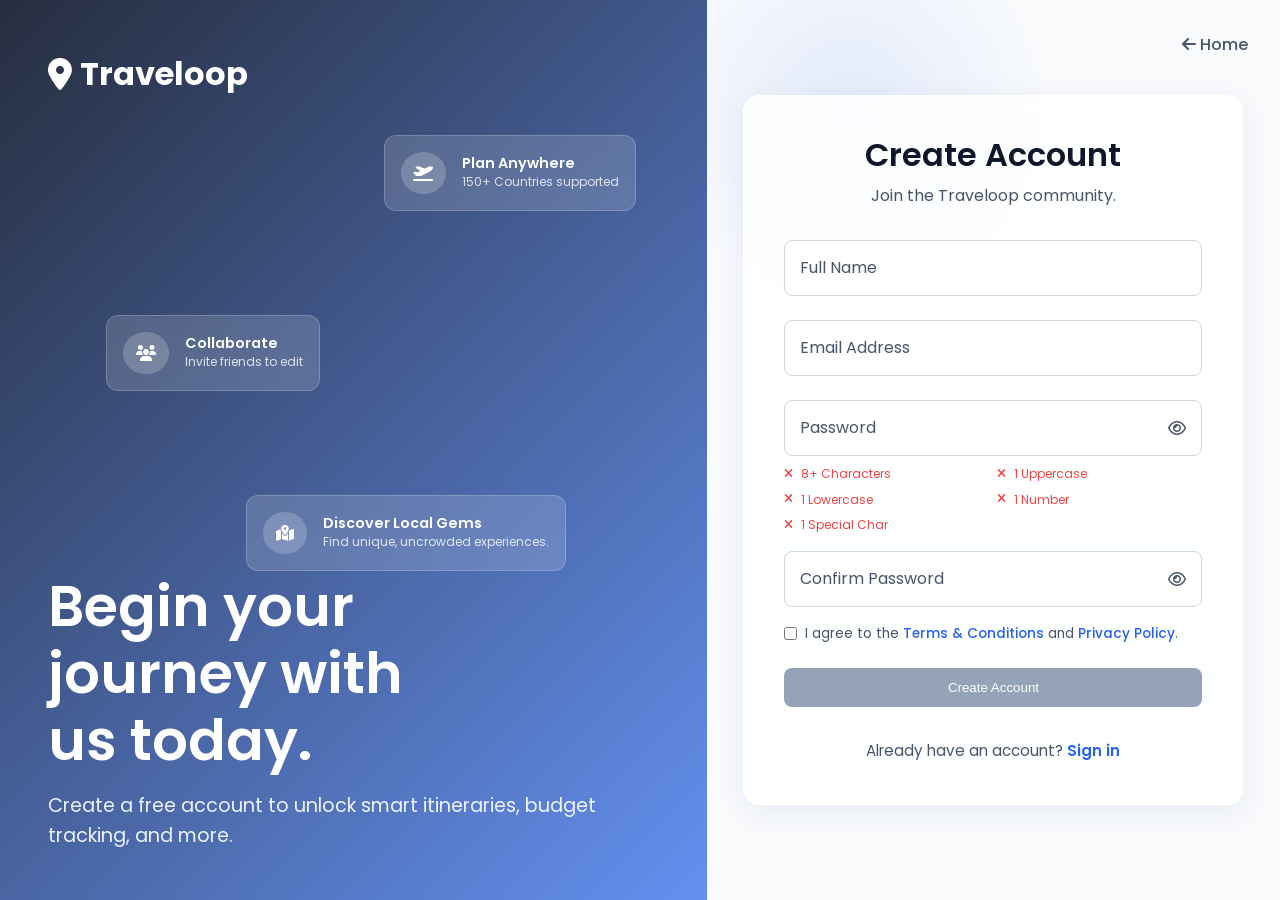
<file: signup.html>
<!DOCTYPE html>
<html lang="en">
<head>
    <meta charset="UTF-8">
    <meta name="viewport" content="width=device-width, initial-scale=1.0">
    <title>Create Account | Traveloop</title>
    <link href="https://fonts.googleapis.com/css2?family=Poppins:wght@300;400;500;600;700&display=swap" rel="stylesheet">
    <link rel="stylesheet" href="https://cdnjs.cloudflare.com/ajax/libs/font-awesome/6.4.0/css/all.min.css">
    <link rel="stylesheet" href="main.css">
    <style>
        /* --- Auth Pages Base CSS (Reused from Login + Additions) --- */
        body { overflow-x: hidden; overflow-y: auto; }
        .auth-wrapper { display: flex; min-height: 100vh; width: 100%; }

        /* Left Side */
        .auth-left {
            flex: 1.2;
            position: sticky;
            top: 0;
            height: 100vh;
            background-image: url('https://images.unsplash.com/photo-1501785888041-af3ef285b470?auto=format&fit=crop&q=80&w=1200');
            background-size: cover;
            background-position: center;
            display: flex;
            flex-direction: column;
            justify-content: space-between;
            padding: 3rem;
            color: var(--white);
            overflow: hidden;
        }

        .auth-overlay {
            position: absolute;
            inset: 0;
            background: linear-gradient(135deg, rgba(15, 23, 42, 0.9) 0%, rgba(37, 99, 235, 0.7) 100%);
            z-index: 1;
        }

        .auth-left-content { position: relative; z-index: 2; }
        
        .auth-logo {
            font-size: 2rem;
            font-weight: 700;
            color: var(--white);
            display: flex;
            align-items: center;
            gap: 0.5rem;
        }

        .auth-quote { position: relative; z-index: 2; margin-top: auto; }
        .auth-quote h1 { font-size: 3.5rem; line-height: 1.2; margin-bottom: 1rem; }
        .auth-quote p { font-size: 1.2rem; opacity: 0.9; }

        /* Floating Travel Cards (Left Side) */
        .floating-auth-card {
            position: absolute;
            z-index: 2;
            background: rgba(255, 255, 255, 0.15);
            backdrop-filter: blur(12px);
            border: 1px solid rgba(255,255,255,0.2);
            padding: 1rem;
            border-radius: 12px;
            display: flex;
            align-items: center;
            gap: 1rem;
            color: white;
            animation: float 5s ease-in-out infinite;
        }
        .floating-auth-card i { background: rgba(255,255,255,0.2); padding: 0.8rem; border-radius: 50%; }
        .floating-auth-card h4 { font-size: 0.9rem; margin: 0; font-weight: 600; }
        .floating-auth-card p { font-size: 0.75rem; margin: 0; opacity: 0.8; }
        
        /* Staggered Floating Cards */
        .card-a { 
            top: 15%; 
            right: 10%; 
            animation-delay: 0s; 
        }

        .card-b { 
            top: 35%; 
            left: 15%; 
            animation-delay: 2s; 
        }

        .card-c { 
            top: 55%; 
            right: 20%; 
            animation-delay: 1s; 
        }

        @keyframes float {
            0% { transform: translateY(0px); }
            50% { transform: translateY(-15px); }
            100% { transform: translateY(0px); }
        }

        /* Right Side: Form */
        .auth-right {
            flex: 1;
            display: flex;
            align-items: center;
            justify-content: center;
            background-color: var(--bg-light);
            position: relative;
            padding: 2rem;
        }

        .auth-right::before {
            content: '';
            position: absolute;
            top: -10%;
            left: -10%;
            width: 400px;
            height: 400px;
            background: radial-gradient(circle, rgba(37,99,235,0.1) 0%, rgba(255,255,255,0) 70%);
            border-radius: 50%;
        }

        .auth-card {
            width: 100%;
            max-width: 500px;
            padding: 2.5rem 2.5rem;
            position: relative;
            z-index: 2;
            background: rgba(255, 255, 255, 0.85);
            border: 1px solid rgba(255, 255, 255, 0.5);
            /* Inherits .glass-card from main.css */
        }

        .auth-header { text-align: center; margin-bottom: 2rem; }
        .auth-header h2 { font-size: 2rem; color: var(--dark-navy); margin-bottom: 0.5rem; }
        .auth-header p { color: var(--text-gray); }

        /* Floating Labels CSS */
        .form-floating {
            position: relative;
            margin-bottom: 1.5rem;
        }

        .form-floating .form-control {
            width: 100%;
            padding: 1.25rem 1rem 0.5rem; /* Space for floating label */
            border: 1px solid #cbd5e1;
            border-radius: 8px;
            font-family: inherit;
            font-size: 1rem;
            background: rgba(255, 255, 255, 0.9);
            transition: var(--transition);
            height: 3.5rem;
        }

        .form-floating label {
            position: absolute;
            top: 50%;
            left: 1rem;
            transform: translateY(-50%);
            color: var(--text-gray);
            font-size: 1rem;
            pointer-events: none;
            transition: all 0.2s cubic-bezier(0.4, 0, 0.2, 1);
        }

        /* Trigger float on focus OR when not empty (using placeholder hack) */
        .form-floating .form-control:focus,
        .form-floating .form-control:not(:placeholder-shown) {
            outline: none;
            border-color: var(--primary-blue);
            box-shadow: 0 0 0 3px rgba(37, 99, 235, 0.1);
        }

        .form-floating .form-control:focus ~ label,
        .form-floating .form-control:not(:placeholder-shown) ~ label {
            top: 0.5rem;
            transform: translateY(0) scale(0.8);
            transform-origin: left top;
            color: var(--primary-blue);
        }

        /* Validation Colors & Shake */
        .form-control.is-valid { border-color: #10b981; }
        .form-control.is-valid:focus { box-shadow: 0 0 0 3px rgba(16, 185, 129, 0.1); }
        .form-control.is-invalid { border-color: #ef4444; animation: shake 0.4s ease-in-out; }
        .form-control.is-invalid:focus { box-shadow: 0 0 0 3px rgba(239, 68, 68, 0.1); }

        @keyframes shake {
            0%, 100% { transform: translateX(0); }
            20%, 60% { transform: translateX(-4px); }
            40%, 80% { transform: translateX(4px); }
        }

        /* Password Specifics */
        .password-toggle {
            position: absolute;
            right: 1rem;
            top: 50%;
            transform: translateY(-50%);
            color: var(--text-gray);
            cursor: pointer;
            z-index: 10;
        }
        
        .password-toggle:hover { color: var(--dark-navy); }

        /* Password Strength Meter */
        .strength-meter {
            height: 4px;
            background-color: #e2e8f0;
            border-radius: 2px;
            margin-top: 0.5rem;
            overflow: hidden;
            display: none; /* Hidden until typing */
        }
        .strength-bar {
            height: 100%;
            width: 0%;
            transition: all 0.3s ease;
        }

        /* Password Rules Checklist */
        .pwd-rules {
            list-style: none;
            padding: 0;
            margin: 0.5rem 0 1rem;
            display: grid;
            grid-template-columns: 1fr 1fr;
            gap: 0.4rem;
            font-size: 0.75rem;
        }
        .pwd-rules li { color: var(--text-gray); display: flex; align-items: center; gap: 5px; transition: var(--transition); }
        .pwd-rules li i { width: 12px; }
        .pwd-rules li.valid { color: #10b981; } /* Green */
        .pwd-rules li.invalid { color: #ef4444; } /* Red */

        /* General UI Elements */
        .checkbox-label { display: flex; align-items: flex-start; gap: 0.5rem; cursor: pointer; color: var(--text-gray); font-size: 0.85rem; margin-bottom: 1.5rem; }
        .checkbox-label input { margin-top: 0.25rem; }
        .checkbox-label a { color: var(--primary-blue); font-weight: 500; }
        
        .btn-full { width: 100%; margin-bottom: 1rem; }
        .btn-primary:disabled { background-color: #94a3b8; cursor: not-allowed; box-shadow: none; transform: none; }

        .auth-footer { text-align: center; margin-top: 1rem; font-size: 0.95rem; color: var(--text-gray); }
        .auth-footer a { color: var(--primary-blue); font-weight: 600; }
        .auth-footer a:hover { text-decoration: underline; }

        .back-home { position: absolute; top: 2rem; right: 2rem; color: var(--text-gray); font-weight: 500; z-index: 10; }
        .back-home:hover { color: var(--primary-blue); }

        /* Success Popup Modal */
        .success-modal {
            position: fixed; inset: 0; background: rgba(15, 23, 42, 0.8); backdrop-filter: blur(5px);
            display: none; align-items: center; justify-content: center; z-index: 9999;
            opacity: 0; transition: opacity 0.3s;
        }
        .success-content {
            background: white; padding: 3rem; border-radius: 16px; text-align: center;
            transform: scale(0.8); transition: transform 0.4s cubic-bezier(0.175, 0.885, 0.32, 1.275);
        }
        .success-content i { font-size: 4rem; color: #10b981; margin-bottom: 1rem; }
        .success-content h3 { font-size: 1.8rem; color: var(--dark-navy); margin-bottom: 0.5rem; }
        .success-content p { color: var(--text-gray); }

        /* Responsive */
        @media (max-width: 900px) {
            .auth-wrapper { flex-direction: column; }
            .auth-left { display: none; }
            .auth-right { min-height: 100vh; padding: 2rem 1rem; }
            .back-home { top: 1rem; right: 1rem; }
            .pwd-rules { grid-template-columns: 1fr; }
        }
    </style>
</head>
<body>

    <div class="auth-wrapper">
        <div class="auth-left">
            <div class="auth-overlay"></div>
            
            <div class="floating-auth-card card-a">
                <i class="fa-solid fa-plane-departure"></i>
                <div>
                    <h4>Plan Anywhere</h4>
                    <p>150+ Countries supported</p>
                </div>
            </div>
            <div class="floating-auth-card card-b">
                <i class="fa-solid fa-users"></i>
                <div>
                    <h4>Collaborate</h4>
                    <p>Invite friends to edit</p>
                </div>
            </div>
            <div class="floating-auth-card card-c">
                <i class="fa-solid fa-map-location-dot"></i>
                <div>
                    <h4>Discover Local Gems</h4>
                    <p>Find unique, uncrowded experiences.</p>
                </div>
            </div>

            <a href="index.html" class="auth-logo auth-left-content">
                <i class="fa-solid fa-location-dot"></i> Traveloop
            </a>

            <div class="auth-quote">
                <h1>Begin your <br>journey with <br>us today.</h1>
                <p>Create a free account to unlock smart itineraries, budget tracking, and more.</p>
            </div>
        </div>

        <div class="auth-right">
            <a href="index.html" class="back-home"><i class="fa-solid fa-arrow-left"></i> Home</a>
            
            <div class="auth-card glass-card">
                <div class="auth-header">
                    <h2>Create Account</h2>
                    <p>Join the Traveloop community.</p>
                </div>

                <form id="signupForm" novalidate>
                    <div class="form-floating">
                        <input type="text" id="fullname" class="form-control" placeholder=" " required>
                        <label for="fullname">Full Name</label>
                    </div>

                    <div class="form-floating">
                        <input type="email" id="email" class="form-control" placeholder=" " required>
                        <label for="email">Email Address</label>
                    </div>

                    <div class="form-floating" style="margin-bottom: 0.5rem;">
                        <input type="password" id="password" class="form-control" placeholder=" " required>
                        <label for="password">Password</label>
                        <i class="fa-regular fa-eye password-toggle" id="togglePassword"></i>
                    </div>
                    
                    <div class="strength-meter" id="strengthMeter">
                        <div class="strength-bar" id="strengthBar"></div>
                    </div>

                    <ul class="pwd-rules" id="pwdRules">
                        <li id="rule-len" class="invalid"><i class="fa-solid fa-xmark"></i> 8+ Characters</li>
                        <li id="rule-upper" class="invalid"><i class="fa-solid fa-xmark"></i> 1 Uppercase</li>
                        <li id="rule-lower" class="invalid"><i class="fa-solid fa-xmark"></i> 1 Lowercase</li>
                        <li id="rule-num" class="invalid"><i class="fa-solid fa-xmark"></i> 1 Number</li>
                        <li id="rule-spec" class="invalid"><i class="fa-solid fa-xmark"></i> 1 Special Char</li>
                    </ul>

                    <div class="form-floating" style="margin-bottom: 1rem;">
                        <input type="password" id="confirmPassword" class="form-control" placeholder=" " required>
                        <label for="confirmPassword">Confirm Password</label>
                        <i class="fa-regular fa-eye password-toggle" id="toggleConfirm"></i>
                    </div>
                    <div id="matchMessage" style="font-size: 0.8rem; margin-bottom: 1.5rem; display: none;"></div>

                    <label class="checkbox-label">
                        <input type="checkbox" id="terms" required>
                        <span>I agree to the <a href="#">Terms & Conditions</a> and <a href="#">Privacy Policy</a>.</span>
                    </label>

                    <button type="submit" id="signupBtn" class="btn btn-primary btn-full" disabled>Create Account</button>
                </form>

                <div class="auth-footer">
                    Already have an account? <a href="login.html">Sign in</a>
                </div>
            </div>
        </div>
    </div>

    <div class="success-modal" id="successModal">
        <div class="success-content" id="successContent">
            <i class="fa-solid fa-circle-check"></i>
            <h3>Account Created!</h3>
            <p>Welcome to Traveloop. Redirecting you to login...</p>
        </div>
    </div>

    <script>
        document.addEventListener('DOMContentLoaded', () => {
            // DOM Elements
            const form = document.getElementById('signupForm');
            const fullnameInput = document.getElementById('fullname');
            const emailInput = document.getElementById('email');
            const passwordInput = document.getElementById('password');
            const confirmInput = document.getElementById('confirmPassword');
            const termsCheck = document.getElementById('terms');
            const signupBtn = document.getElementById('signupBtn');
            const matchMessage = document.getElementById('matchMessage');
            
            // Password Toggle Setup
            const setupToggle = (toggleId, inputId) => {
                document.getElementById(toggleId).addEventListener('click', function() {
                    const input = document.getElementById(inputId);
                    const type = input.getAttribute('type') === 'password' ? 'text' : 'password';
                    input.setAttribute('type', type);
                    this.classList.toggle('fa-eye');
                    this.classList.toggle('fa-eye-slash');
                });
            };
            setupToggle('togglePassword', 'password');
            setupToggle('toggleConfirm', 'confirmPassword');

            // Validation Rules
            const emailRegex = /^[^\s@]+@[^\s@]+\.[^\s@]+$/;
            
            // State tracking
            let isNameValid = false;
            let isEmailValid = false;
            let isPassValid = false;
            let isMatchValid = false;

            // Update Rule DOM Function
            const updateRule = (ruleId, isValid) => {
                const el = document.getElementById(ruleId);
                const icon = el.querySelector('i');
                if (isValid) {
                    el.className = 'valid';
                    icon.className = 'fa-solid fa-check';
                } else {
                    el.className = 'invalid';
                    icon.className = 'fa-solid fa-xmark';
                }
            };

            // 1. Name Validation
            fullnameInput.addEventListener('input', () => {
                const val = fullnameInput.value.trim();
                // Min 3 chars and NOT only numbers
                isNameValid = val.length >= 3 && !/^\d+$/.test(val);
                fullnameInput.className = `form-control ${val === '' ? '' : (isNameValid ? 'is-valid' : 'is-invalid')}`;
                checkFormValidity();
            });

            // 2. Email Validation
            emailInput.addEventListener('input', () => {
                const val = emailInput.value.trim();
                isEmailValid = emailRegex.test(val);
                emailInput.className = `form-control ${val === '' ? '' : (isEmailValid ? 'is-valid' : 'is-invalid')}`;
                checkFormValidity();
            });

            // 3. Password Live Validation & Strength
            passwordInput.addEventListener('input', () => {
                const val = passwordInput.value;
                document.getElementById('strengthMeter').style.display = 'block';

                const rules = {
                    len: val.length >= 8,
                    upper: /[A-Z]/.test(val),
                    lower: /[a-z]/.test(val),
                    num: /[0-9]/.test(val),
                    spec: /[^A-Za-z0-9]/.test(val)
                };

                // Update DOM rules
                updateRule('rule-len', rules.len);
                updateRule('rule-upper', rules.upper);
                updateRule('rule-lower', rules.lower);
                updateRule('rule-num', rules.num);
                updateRule('rule-spec', rules.spec);

                // Calculate Strength
                const score = Object.values(rules).filter(Boolean).length;
                isPassValid = score === 5;
                passwordInput.className = `form-control ${val === '' ? '' : (isPassValid ? 'is-valid' : 'is-invalid')}`;

                const bar = document.getElementById('strengthBar');
                bar.style.width = `${(score / 5) * 100}%`;
                
                if (score <= 2) bar.style.backgroundColor = '#ef4444'; // Red
                else if (score <= 4) bar.style.backgroundColor = '#f59e0b'; // Orange
                else bar.style.backgroundColor = '#10b981'; // Green

                // Re-trigger match validation if confirm field isn't empty
                if(confirmInput.value !== '') triggerConfirmCheck();
                checkFormValidity();
            });

            // 4. Confirm Password Match
            const triggerConfirmCheck = () => {
                const pass = passwordInput.value;
                const conf = confirmInput.value;
                
                matchMessage.style.display = 'block';
                if (conf === '') {
                    isMatchValid = false;
                    matchMessage.style.display = 'none';
                    confirmInput.className = 'form-control';
                } else if (pass === conf) {
                    isMatchValid = true;
                    matchMessage.textContent = 'Passwords match!';
                    matchMessage.style.color = '#10b981';
                    confirmInput.className = 'form-control is-valid';
                } else {
                    isMatchValid = false;
                    matchMessage.textContent = 'Passwords do not match.';
                    matchMessage.style.color = '#ef4444';
                    confirmInput.className = 'form-control is-invalid';
                }
                checkFormValidity();
            };
            confirmInput.addEventListener('input', triggerConfirmCheck);

            // 5. Terms Check
            termsCheck.addEventListener('change', checkFormValidity);

            // Check overall form validity to enable/disable button
            function checkFormValidity() {
                if (isNameValid && isEmailValid && isPassValid && isMatchValid && termsCheck.checked) {
                    signupBtn.disabled = false;
                } else {
                    signupBtn.disabled = true;
                }
            }

            // Form Submit Flow
            form.addEventListener('submit', (e) => {
                e.preventDefault();
                
                // Final safeguard check
                if (!isNameValid || !isEmailValid || !isPassValid || !isMatchValid || !termsCheck.checked) {
                    form.classList.add('is-invalid'); // Add shake class or trigger manual shakes
                    return;
                }

                // Show button loading state
                const originalText = signupBtn.innerHTML;
                signupBtn.innerHTML = '<i class="fa-solid fa-circle-notch fa-spin"></i> Creating Account...';
                signupBtn.disabled = true;

                // Create User Object
                const user = {
                    name: fullnameInput.value.trim(),
                    email: emailInput.value.trim(),
                    password: passwordInput.value // In a real app, NEVER store raw passwords!
                };

                // Save to LocalStorage
                localStorage.setItem('user', JSON.stringify(user));
                // Automatically log them in for a smoother flow (optional but good UX)
                localStorage.setItem('loggedIn', 'true');
                localStorage.setItem('userEmail', user.email);

                // Simulate API call delay, then show success modal
                setTimeout(() => {
                    const modal = document.getElementById('successModal');
                    const content = document.getElementById('successContent');
                    
                    modal.style.display = 'flex';
                    // Trigger reflow to apply opacity/transform transitions
                    void modal.offsetWidth; 
                    modal.style.opacity = '1';
                    content.style.transform = 'scale(1)';

                    // Redirect to dashboard (or login) after showing success
                    setTimeout(() => {
                        window.location.href = 'login.html'; // Or dashboard.html
                    }, 2000);
                }, 1000);
            });
        });
    </script>
</body>
</html>
</file>
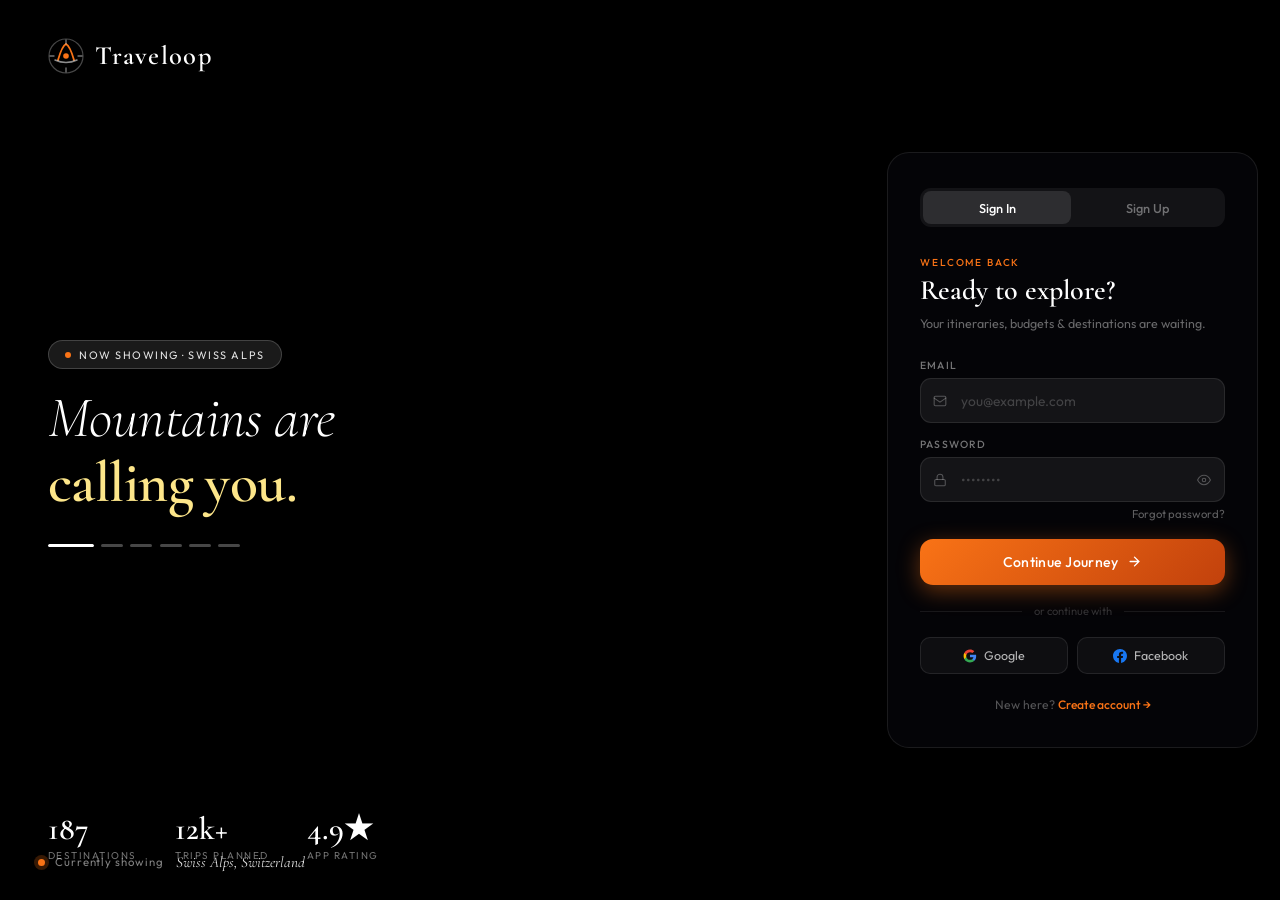
<file: temp_pages.html>
<!DOCTYPE html>
<html lang="en">
<head>
<meta charset="UTF-8">
<meta name="viewport" content="width=device-width, initial-scale=1.0">
<title>Traveloop – Plan Your World</title>
<link rel="preconnect" href="https://fonts.googleapis.com">
<link href="https://fonts.googleapis.com/css2?family=Cormorant+Garamond:ital,wght@0,300;0,600;1,300;1,600&family=Outfit:wght@300;400;500&display=swap" rel="stylesheet">
<style>
*, *::before, *::after { box-sizing: border-box; margin: 0; padding: 0; }
html, body { height: 100%; overflow: hidden; background: #000; font-family: 'Outfit', sans-serif; }

.bg-slider { position: fixed; inset: 0; z-index: 0; }

.slide {
  position: absolute; inset: 0; opacity: 0;
  transition: opacity 1.8s ease-in-out;
  background-size: cover; background-position: center;
  transform: scale(1.08);
}
.slide.active {
  opacity: 1;
  animation: zoomDrift 9s ease-out forwards;
}
@keyframes zoomDrift {
  from { transform: scale(1.08); }
  to   { transform: scale(1.00); }
}

.slide-1 { background-image: url('https://images.unsplash.com/photo-1506905925346-21bda4d32df4?w=1920&q=80&auto=format&fit=crop'); }
.slide-2 { background-image: url('https://images.unsplash.com/photo-1493976040374-85c8e12f0c0e?w=1920&q=80&auto=format&fit=crop'); }
.slide-3 { background-image: url('https://images.unsplash.com/photo-1518548419970-58e3b4079ab2?w=1920&q=80&auto=format&fit=crop'); }
.slide-4 { background-image: url('https://images.unsplash.com/photo-1469854523086-cc02fe5d8800?w=1920&q=80&auto=format&fit=crop'); }
.slide-5 { background-image: url('https://images.unsplash.com/photo-1540202404-a2f29016b523?w=1920&q=80&auto=format&fit=crop'); }
.slide-6 { background-image: url('https://images.unsplash.com/photo-1502602898657-3e91760cbb34?w=1920&q=80&auto=format&fit=crop'); }

.bg-overlay {
  position: fixed; inset: 0; z-index: 1;
  background: linear-gradient(110deg, rgba(0,0,0,0.78) 0%, rgba(0,0,0,0.35) 55%, rgba(0,0,0,0.15) 100%);
}
.vignette {
  position: fixed; inset: 0; z-index: 2; pointer-events: none;
  background: radial-gradient(ellipse at center, transparent 38%, rgba(0,0,0,0.6) 100%);
}

.page { position: relative; z-index: 10; height: 100vh; display: flex; align-items: stretch; }

/* ── LEFT ── */
.brand-side {
  flex: 1; display: flex; flex-direction: column;
  justify-content: space-between; padding: 2.4rem 3rem;
  pointer-events: none;
}

.logo { display: flex; align-items: center; gap: 0.7rem; animation: fadeUp 0.8s ease both; }
.logo-name {
  font-family: 'Cormorant Garamond', serif; font-size: 1.65rem; font-weight: 600;
  color: #fff; letter-spacing: 0.05em;
}

.dest-meta { animation: fadeUp 1s ease 0.15s both; }

.dest-pill {
  display: inline-flex; align-items: center; gap: 0.5rem;
  background: rgba(255,255,255,0.1); backdrop-filter: blur(12px);
  border: 1px solid rgba(255,255,255,0.18); border-radius: 999px;
  padding: 0.38rem 1rem; color: rgba(255,255,255,0.88);
  font-size: 0.68rem; letter-spacing: 0.14em; text-transform: uppercase;
  margin-bottom: 1.1rem;
}
.dest-pill .dot {
  width: 6px; height: 6px; border-radius: 50%; background: #F97316;
  animation: blink 2s infinite;
}
@keyframes blink { 0%,100%{opacity:1;} 50%{opacity:0.3;} }

.hero-headline {
  font-family: 'Cormorant Garamond', serif;
  font-size: clamp(2.6rem, 4.5vw, 4.2rem);
  font-weight: 300; font-style: italic;
  color: #fff; line-height: 1.12; letter-spacing: -0.01em;
  text-shadow: 0 3px 20px rgba(0,0,0,0.5);
  transition: opacity 0.5s ease, transform 0.5s ease;
}
.hero-headline em { font-style: normal; font-weight: 600; color: #FDE68A; }

.slide-dots { display: flex; gap: 0.45rem; margin-top: 1.8rem; pointer-events: all; }
.sdot {
  width: 22px; height: 3px; border-radius: 2px;
  background: rgba(255,255,255,0.28); cursor: pointer;
  transition: all 0.4s ease; position: relative; overflow: hidden;
}
.sdot.active { width: 46px; background: rgba(255,255,255,0.45); }
.sdot.active::after {
  content: ''; position: absolute; top: 0; left: 0; bottom: 0;
  background: #fff; border-radius: 2px;
  animation: dotFill 7s linear forwards;
}
@keyframes dotFill { from{width:0%} to{width:100%} }

.stats-row { display: flex; gap: 2.4rem; animation: fadeUp 1s ease 0.3s both; }
.stat .val { font-family: 'Cormorant Garamond', serif; font-size: 2rem; font-weight: 600; color: #fff; line-height: 1; }
.stat .lbl { font-size: 0.62rem; letter-spacing: 0.15em; text-transform: uppercase; color: rgba(255,255,255,0.45); margin-top: 0.22rem; }

/* ── FORM SIDE ── */
.form-side {
  width: 415px; flex-shrink: 0;
  display: flex; align-items: center; justify-content: center;
  padding: 1.8rem 1.4rem;
}

.glass-card {
  width: 100%;
  background: rgba(6, 6, 10, 0.75);
  backdrop-filter: blur(30px) saturate(1.5);
  -webkit-backdrop-filter: blur(30px) saturate(1.5);
  border: 1px solid rgba(255,255,255,0.09);
  border-radius: 22px; padding: 2.2rem 2rem;
  animation: slideIn 0.9s cubic-bezier(0.22,1,0.36,1) 0.05s both;
}
@keyframes slideIn { from{opacity:0;transform:translateX(36px)} to{opacity:1;transform:translateX(0)} }
@keyframes fadeUp  { from{opacity:0;transform:translateY(18px)} to{opacity:1;transform:translateY(0)} }

.tabs {
  display: flex; background: rgba(255,255,255,0.06);
  border-radius: 11px; padding: 3px; margin-bottom: 1.8rem; gap: 3px;
}
.tab {
  flex: 1; padding: 0.52rem; border: none; border-radius: 8px;
  background: transparent; color: rgba(255,255,255,0.4);
  font-family: 'Outfit', sans-serif; font-size: 0.8rem; font-weight: 500;
  cursor: pointer; transition: all 0.22s ease;
}
.tab.active { background: rgba(255,255,255,0.11); color: #fff; }

.eyebrow { font-size: 0.63rem; letter-spacing: 0.18em; text-transform: uppercase; color: #F97316; margin-bottom: 0.35rem; font-weight: 500; }
.card-title { font-family: 'Cormorant Garamond', serif; font-size: 1.75rem; font-weight: 600; color: #fff; line-height: 1.2; margin-bottom: 0.35rem; }
.card-sub { font-size: 0.78rem; color: rgba(255,255,255,0.4); line-height: 1.6; margin-bottom: 1.6rem; }

.field { margin-bottom: 0.95rem; }
.field label { display: block; font-size: 0.65rem; letter-spacing: 0.1em; text-transform: uppercase; color: rgba(255,255,255,0.45); margin-bottom: 0.38rem; font-weight: 500; }
.inp-wrap { position: relative; }
.inp-wrap .ico { position: absolute; left: 13px; top: 50%; transform: translateY(-50%); width: 14px; height: 14px; color: rgba(255,255,255,0.28); pointer-events: none; transition: color 0.2s; }
.inp-wrap:focus-within .ico { color: #F97316; }
.field input {
  width: 100%; background: rgba(255,255,255,0.065); border: 1px solid rgba(255,255,255,0.09);
  border-radius: 11px; padding: 0.78rem 1rem 0.78rem 2.5rem;
  color: #fff; font-family: 'Outfit', sans-serif; font-size: 0.86rem; outline: none;
  transition: border-color 0.2s, background 0.2s, box-shadow 0.2s;
}
.field input::placeholder { color: rgba(255,255,255,0.2); }
.field input:focus { border-color: rgba(249,115,22,0.55); background: rgba(255,255,255,0.095); box-shadow: 0 0 0 3px rgba(249,115,22,0.1); }

.eye-btn { position: absolute; right: 11px; top: 50%; transform: translateY(-50%); background: none; border: none; cursor: pointer; color: rgba(255,255,255,0.28); padding: 3px; line-height: 0; transition: color 0.2s; }
.eye-btn:hover { color: rgba(255,255,255,0.65); }

.forgot { display: block; text-align: right; font-size: 0.71rem; color: rgba(255,255,255,0.36); text-decoration: none; margin-top: 0.3rem; transition: color 0.2s; }
.forgot:hover { color: #F97316; }

.btn-cta {
  width: 100%; margin-top: 1.1rem; padding: 0.88rem 1.4rem;
  border: none; border-radius: 13px;
  background: linear-gradient(135deg, #F97316 0%, #C2410C 100%);
  color: #fff; font-family: 'Outfit', sans-serif; font-size: 0.88rem; font-weight: 500;
  cursor: pointer; display: flex; align-items: center; justify-content: center; gap: 0.55rem;
  transition: transform 0.15s, box-shadow 0.2s, filter 0.2s;
  box-shadow: 0 6px 22px rgba(249,115,22,0.4); letter-spacing: 0.02em;
}
.btn-cta:hover { transform: translateY(-1px); box-shadow: 0 10px 30px rgba(249,115,22,0.52); filter: brightness(1.07); }
.btn-cta:active { transform: scale(0.98); }

.divider { display: flex; align-items: center; gap: 0.75rem; margin: 1.2rem 0; color: rgba(255,255,255,0.18); font-size: 0.7rem; }
.divider::before, .divider::after { content: ''; flex: 1; height: 1px; background: rgba(255,255,255,0.08); }

.social-grid { display: grid; grid-template-columns: 1fr 1fr; gap: 0.55rem; }
.btn-social {
  padding: 0.62rem; border: 1px solid rgba(255,255,255,0.09); border-radius: 10px;
  background: rgba(255,255,255,0.045); color: rgba(255,255,255,0.7);
  font-family: 'Outfit', sans-serif; font-size: 0.78rem; cursor: pointer;
  display: flex; align-items: center; justify-content: center; gap: 0.45rem;
  transition: background 0.2s, border-color 0.2s, color 0.2s;
}
.btn-social:hover { background: rgba(255,255,255,0.09); border-color: rgba(255,255,255,0.2); color: #fff; }

.switch-txt { text-align: center; font-size: 0.76rem; color: rgba(255,255,255,0.32); margin-top: 1.4rem; }
.switch-txt a { color: #F97316; text-decoration: none; font-weight: 500; }
.switch-txt a:hover { text-decoration: underline; }

.auth-form { display: none; }
.auth-form.active { display: block; }

/* location strip bottom left */
.loc-strip {
  position: fixed; bottom: 1.8rem; left: 2.4rem; z-index: 20;
  display: flex; align-items: center; gap: 0.6rem;
  animation: fadeUp 1s ease 0.5s both; pointer-events: none;
}
.loc-dot { width: 7px; height: 7px; border-radius: 50%; background: #F97316; box-shadow: 0 0 0 4px rgba(249,115,22,0.22); }
.loc-text { font-size: 0.71rem; letter-spacing: 0.08em; color: rgba(255,255,255,0.5); }
.loc-name { font-family: 'Cormorant Garamond', serif; font-style: italic; font-size: 0.95rem; color: rgba(255,255,255,0.88); margin-left: 0.2rem; }
</style>
</head>
<body>

<div class="bg-slider">
  <div class="slide slide-1 active"></div>
  <div class="slide slide-2"></div>
  <div class="slide slide-3"></div>
  <div class="slide slide-4"></div>
  <div class="slide slide-5"></div>
  <div class="slide slide-6"></div>
</div>
<div class="bg-overlay"></div>
<div class="vignette"></div>

<div class="page">

  <!-- LEFT -->
  <div class="brand-side">

    <div class="logo">
      <svg width="36" height="36" viewBox="0 0 36 36" fill="none" xmlns="http://www.w3.org/2000/svg">
        <circle cx="18" cy="18" r="17" stroke="rgba(255,255,255,0.28)" stroke-width="1.2"/>
        <path d="M10 22 Q14 8 18 6 Q22 8 26 22" stroke="#F97316" stroke-width="1.8" fill="none" stroke-linecap="round"/>
        <path d="M7 22 Q18 27 29 22" stroke="rgba(255,255,255,0.55)" stroke-width="1.5" fill="none" stroke-linecap="round"/>
        <circle cx="18" cy="18" r="2.8" fill="#F97316"/>
        <line x1="18" y1="2" x2="18" y2="6" stroke="rgba(255,255,255,0.45)" stroke-width="1.4" stroke-linecap="round"/>
        <line x1="18" y1="30" x2="18" y2="34" stroke="rgba(255,255,255,0.45)" stroke-width="1.4" stroke-linecap="round"/>
        <line x1="2" y1="18" x2="6" y2="18" stroke="rgba(255,255,255,0.45)" stroke-width="1.4" stroke-linecap="round"/>
        <line x1="30" y1="18" x2="34" y2="18" stroke="rgba(255,255,255,0.45)" stroke-width="1.4" stroke-linecap="round"/>
      </svg>
      <span class="logo-name">Traveloop</span>
    </div>

    <div class="dest-meta">
      <div class="dest-pill"><span class="dot"></span><span id="dest-label">Now showing · Swiss Alps</span></div>
      <h1 class="hero-headline" id="hero-hl">Mountains are<br><em>calling you.</em></h1>
      <div class="slide-dots" id="sdots"></div>
    </div>

    <div class="stats-row">
      <div class="stat"><div class="val">187</div><div class="lbl">Destinations</div></div>
      <div class="stat"><div class="val">12k+</div><div class="lbl">Trips Planned</div></div>
      <div class="stat"><div class="val">4.9★</div><div class="lbl">App Rating</div></div>
    </div>

  </div>

  <!-- FORM -->
  <div class="form-side">
    <div class="glass-card">

      <div class="tabs">
        <button class="tab active" onclick="switchTab('login',this)">Sign In</button>
        <button class="tab" onclick="switchTab('signup',this)">Sign Up</button>
      </div>

      <!-- LOGIN -->
      <div id="login-form" class="auth-form active">
        <div class="eyebrow">Welcome back</div>
        <div class="card-title">Ready to explore?</div>
        <div class="card-sub">Your itineraries, budgets &amp; destinations are waiting.</div>

        <div class="field">
          <label>Email</label>
          <div class="inp-wrap">
            <svg class="ico" viewBox="0 0 24 24" fill="none" stroke="currentColor" stroke-width="1.8" stroke-linecap="round"><rect x="2" y="4" width="20" height="16" rx="2"/><path d="m2 7 10 7 10-7"/></svg>
            <input type="email" placeholder="you@example.com" autocomplete="email"/>
          </div>
        </div>

        <div class="field">
          <label>Password</label>
          <div class="inp-wrap">
            <svg class="ico" viewBox="0 0 24 24" fill="none" stroke="currentColor" stroke-width="1.8" stroke-linecap="round"><rect x="3" y="11" width="18" height="11" rx="2"/><path d="M7 11V7a5 5 0 0 1 10 0v4"/></svg>
            <input type="password" id="pw1" placeholder="••••••••" autocomplete="current-password"/>
            <button class="eye-btn" type="button" onclick="togglePw('pw1',this)" aria-label="Show password">
              <svg width="14" height="14" viewBox="0 0 24 24" fill="none" stroke="currentColor" stroke-width="1.8" stroke-linecap="round"><path d="M1 12s4-8 11-8 11 8 11 8-4 8-11 8-11-8-11-8z"/><circle cx="12" cy="12" r="3"/></svg>
            </button>
          </div>
          <a href="#" class="forgot">Forgot password?</a>
        </div>

        <button class="btn-cta">
          Continue Journey
          <svg width="15" height="15" viewBox="0 0 24 24" fill="none" stroke="currentColor" stroke-width="2.2" stroke-linecap="round"><path d="M5 12h14M12 5l7 7-7 7"/></svg>
        </button>

        <div class="divider">or continue with</div>

        <div class="social-grid">
          <button class="btn-social">
            <svg width="14" height="14" viewBox="0 0 24 24"><path d="M22.56 12.25c0-.78-.07-1.53-.2-2.25H12v4.26h5.92c-.26 1.37-1.04 2.53-2.21 3.31v2.77h3.57c2.08-1.92 3.28-4.74 3.28-8.09z" fill="#4285F4"/><path d="M12 23c2.97 0 5.46-.98 7.28-2.66l-3.57-2.77c-.98.66-2.23 1.06-3.71 1.06-2.86 0-5.29-1.93-6.16-4.53H2.18v2.84C3.99 20.53 7.7 23 12 23z" fill="#34A853"/><path d="M5.84 14.09c-.22-.66-.35-1.36-.35-2.09s.13-1.43.35-2.09V7.07H2.18C1.43 8.55 1 10.22 1 12s.43 3.45 1.18 4.93l2.85-2.22.81-.62z" fill="#FBBC05"/><path d="M12 5.38c1.62 0 3.06.56 4.21 1.64l3.15-3.15C17.45 2.09 14.97 1 12 1 7.7 1 3.99 3.47 2.18 7.07l3.66 2.84c.87-2.6 3.3-4.53 6.16-4.53z" fill="#EA4335"/></svg>
            Google
          </button>
          <button class="btn-social">
            <svg width="14" height="14" viewBox="0 0 24 24" fill="#1877F2"><path d="M24 12.073c0-6.627-5.373-12-12-12s-12 5.373-12 12c0 5.99 4.388 10.954 10.125 11.854v-8.385H7.078v-3.47h3.047V9.43c0-3.007 1.792-4.669 4.533-4.669 1.312 0 2.686.235 2.686.235v2.953H15.83c-1.491 0-1.956.925-1.956 1.874v2.25h3.328l-.532 3.47h-2.796v8.385C19.612 23.027 24 18.062 24 12.073z"/></svg>
            Facebook
          </button>
        </div>

        <p class="switch-txt">New here? <a href="#" onclick="switchTabByName('signup');return false;">Create account →</a></p>
      </div>

      <!-- SIGNUP -->
      <div id="signup-form" class="auth-form">
        <div class="eyebrow">Join free today</div>
        <div class="card-title">Start your journey.</div>
        <div class="card-sub">Plan multi-city trips, track budgets &amp; share itineraries.</div>

        <div class="field">
          <label>Full Name</label>
          <div class="inp-wrap">
            <svg class="ico" viewBox="0 0 24 24" fill="none" stroke="currentColor" stroke-width="1.8" stroke-linecap="round"><circle cx="12" cy="8" r="4"/><path d="M4 20c0-4 3.6-7 8-7s8 3 8 7"/></svg>
            <input type="text" placeholder="Your name" autocomplete="name"/>
          </div>
        </div>

        <div class="field">
          <label>Email</label>
          <div class="inp-wrap">
            <svg class="ico" viewBox="0 0 24 24" fill="none" stroke="currentColor" stroke-width="1.8" stroke-linecap="round"><rect x="2" y="4" width="20" height="16" rx="2"/><path d="m2 7 10 7 10-7"/></svg>
            <input type="email" placeholder="you@example.com" autocomplete="email"/>
          </div>
        </div>

        <div class="field">
          <label>Password</label>
          <div class="inp-wrap">
            <svg class="ico" viewBox="0 0 24 24" fill="none" stroke="currentColor" stroke-width="1.8" stroke-linecap="round"><rect x="3" y="11" width="18" height="11" rx="2"/><path d="M7 11V7a5 5 0 0 1 10 0v4"/></svg>
            <input type="password" id="pw2" placeholder="Create a strong password" autocomplete="new-password"/>
            <button class="eye-btn" type="button" onclick="togglePw('pw2',this)" aria-label="Show password">
              <svg width="14" height="14" viewBox="0 0 24 24" fill="none" stroke="currentColor" stroke-width="1.8" stroke-linecap="round"><path d="M1 12s4-8 11-8 11 8 11 8-4 8-11 8-11-8-11-8z"/><circle cx="12" cy="12" r="3"/></svg>
            </button>
          </div>
        </div>

        <button class="btn-cta">
          Begin Adventure
          <svg width="15" height="15" viewBox="0 0 24 24" fill="none" stroke="currentColor" stroke-width="2.2" stroke-linecap="round"><path d="M5 12h14M12 5l7 7-7 7"/></svg>
        </button>

        <div class="divider">or sign up with</div>

        <div class="social-grid">
          <button class="btn-social">
            <svg width="14" height="14" viewBox="0 0 24 24"><path d="M22.56 12.25c0-.78-.07-1.53-.2-2.25H12v4.26h5.92c-.26 1.37-1.04 2.53-2.21 3.31v2.77h3.57c2.08-1.92 3.28-4.74 3.28-8.09z" fill="#4285F4"/><path d="M12 23c2.97 0 5.46-.98 7.28-2.66l-3.57-2.77c-.98.66-2.23 1.06-3.71 1.06-2.86 0-5.29-1.93-6.16-4.53H2.18v2.84C3.99 20.53 7.7 23 12 23z" fill="#34A853"/><path d="M5.84 14.09c-.22-.66-.35-1.36-.35-2.09s.13-1.43.35-2.09V7.07H2.18C1.43 8.55 1 10.22 1 12s.43 3.45 1.18 4.93l2.85-2.22.81-.62z" fill="#FBBC05"/><path d="M12 5.38c1.62 0 3.06.56 4.21 1.64l3.15-3.15C17.45 2.09 14.97 1 12 1 7.7 1 3.99 3.47 2.18 7.07l3.66 2.84c.87-2.6 3.3-4.53 6.16-4.53z" fill="#EA4335"/></svg>
            Google
          </button>
          <button class="btn-social">
            <svg width="14" height="14" viewBox="0 0 24 24" fill="#1877F2"><path d="M24 12.073c0-6.627-5.373-12-12-12s-12 5.373-12 12c0 5.99 4.388 10.954 10.125 11.854v-8.385H7.078v-3.47h3.047V9.43c0-3.007 1.792-4.669 4.533-4.669 1.312 0 2.686.235 2.686.235v2.953H15.83c-1.491 0-1.956.925-1.956 1.874v2.25h3.328l-.532 3.47h-2.796v8.385C19.612 23.027 24 18.062 24 12.073z"/></svg>
            Facebook
          </button>
        </div>

        <p class="switch-txt">Have an account? <a href="#" onclick="switchTabByName('login');return false;">Sign in →</a></p>
      </div>

    </div>
  </div>

</div>

<!-- Location ticker -->
<div class="loc-strip">
  <span class="loc-dot"></span>
  <span class="loc-text">Currently showing</span>
  <span class="loc-name" id="loc-name">Swiss Alps, Switzerland</span>
</div>

<script>
const DESTS = [
  { pill:'Swiss Alps · Switzerland',  line1:'Mountains are',   em:'calling you.',        loc:'Swiss Alps, Switzerland' },
  { pill:'Fushimi Inari · Japan',     line1:'Find your path',  em:'through ancient gates.', loc:'Fushimi Inari, Japan' },
  { pill:'Santorini · Greece',        line1:'Endless blue,',   em:'infinite wonder.',    loc:'Santorini, Greece' },
  { pill:'Open Road · Iceland',       line1:'Chase the horizon,', em:'wherever it leads.', loc:'Ring Road, Iceland' },
  { pill:'Bali · Indonesia',          line1:'Lose yourself',   em:'to find yourself.',   loc:'Bali, Indonesia' },
  { pill:'Paris · France',            line1:'Every street,',   em:'a new story.',        loc:'Paris, France' },
];

const slides = document.querySelectorAll('.slide');
const dotsEl = document.getElementById('sdots');
const destLabel = document.getElementById('dest-label');
const heroHl = document.getElementById('hero-hl');
const locName = document.getElementById('loc-name');
let cur = 0, timer;

DESTS.forEach((_, i) => {
  const d = document.createElement('div');
  d.className = 'sdot' + (i===0?' active':'');
  d.onclick = () => goTo(i);
  dotsEl.appendChild(d);
});

function getDots(){ return dotsEl.querySelectorAll('.sdot'); }

function goTo(idx){
  clearTimeout(timer);
  slides[cur].classList.remove('active');
  getDots()[cur].classList.remove('active');
  cur = idx;
  const s = slides[cur];
  s.classList.add('active');
  s.style.animation='none'; s.offsetHeight; s.style.animation='';
  getDots()[cur].classList.add('active');

  const d = DESTS[cur];
  destLabel.textContent = 'Now showing · ' + d.pill;
  locName.textContent = d.loc;

  heroHl.style.opacity='0'; heroHl.style.transform='translateY(10px)';
  heroHl.style.transition='none';
  setTimeout(()=>{
    heroHl.innerHTML = d.line1 + '<br><em>' + d.em + '</em>';
    heroHl.style.transition='opacity 0.55s ease, transform 0.55s ease';
    heroHl.style.opacity='1'; heroHl.style.transform='translateY(0)';
  }, 280);

  timer = setTimeout(()=>goTo((cur+1)%DESTS.length), 7000);
}

heroHl.style.transition='opacity 0.55s ease, transform 0.55s ease';
timer = setTimeout(()=>goTo(1), 7000);

function switchTab(name, btn){
  document.querySelectorAll('.tab').forEach(b=>b.classList.remove('active'));
  btn.classList.add('active');
  document.querySelectorAll('.auth-form').forEach(f=>f.classList.remove('active'));
  document.getElementById(name+'-form').classList.add('active');
}
function switchTabByName(name){
  const idx = name==='login'?0:1;
  switchTab(name, document.querySelectorAll('.tab')[idx]);
}

function togglePw(id, btn){
  const inp = document.getElementById(id);
  const show = inp.type==='password';
  inp.type = show ? 'text' : 'password';
  btn.innerHTML = show
    ? '<svg width="14" height="14" viewBox="0 0 24 24" fill="none" stroke="currentColor" stroke-width="1.8" stroke-linecap="round"><path d="M17.94 17.94A10.07 10.07 0 0 1 12 20c-7 0-11-8-11-8a18.45 18.45 0 0 1 5.06-5.94M9.9 4.24A9.12 9.12 0 0 1 12 4c7 0 11 8 11 8a18.5 18.5 0 0 1-2.16 3.19"/><line x1="1" y1="1" x2="23" y2="23"/></svg>'
    : '<svg width="14" height="14" viewBox="0 0 24 24" fill="none" stroke="currentColor" stroke-width="1.8" stroke-linecap="round"><path d="M1 12s4-8 11-8 11 8 11 8-4 8-11 8-11-8-11-8z"/><circle cx="12" cy="12" r="3"/></svg>';
}
</script>
</body>
</html>
</file>
<file: main.css>
/* --- Variables & Global Resets --- */
:root {
    --primary-blue: #2563eb;
    --primary-blue-hover: #1d4ed8;
    --primary-blue-light: #eff6ff;
    --dark-navy: #0f172a;
    --bg-light: #f8fafc;
    --text-gray: #475569;
    --white: #ffffff;
    --transition: all 0.3s cubic-bezier(0.4, 0, 0.2, 1);
}

* {
    margin: 0;
    padding: 0;
    box-sizing: border-box;
}

html {
    scroll-behavior: smooth;
    font-family: 'Poppins', sans-serif;
}

body {
    background-color: var(--bg-light);
    color: var(--dark-navy);
    line-height: 1.6;
    overflow-x: hidden;
}

/* --- Typography & Utilities --- */
h1, h2, h3, h4 { font-weight: 600; line-height: 1.2; }
a { text-decoration: none; color: inherit; transition: var(--transition); }
ul { list-style: none; }

.section-header {
    text-align: center;
    margin-bottom: 3rem;
}

.section-header h2 {
    font-size: 2.5rem;
    margin-bottom: 0.5rem;
    color: var(--dark-navy);
}

.section-header p {
    color: var(--text-gray);
    font-size: 1.1rem;
}

/* Glassmorphism Classes */
.glass-card {
    background: rgba(255, 255, 255, 0.7);
    backdrop-filter: blur(10px);
    -webkit-backdrop-filter: blur(10px);
    border: 1px solid rgba(255, 255, 255, 0.3);
    box-shadow: 0 8px 32px 0 rgba(31, 38, 135, 0.07);
    border-radius: 16px;
}

/* Buttons */
.btn {
    display: inline-block;
    padding: 0.75rem 1.5rem;
    border-radius: 8px;
    font-weight: 500;
    cursor: pointer;
    transition: var(--transition);
    border: none;
    text-align: center;
}

.btn-primary {
    background-color: var(--primary-blue);
    color: var(--white);
    box-shadow: 0 4px 14px 0 rgba(37, 99, 235, 0.39);
}

.btn-primary:hover {
    background-color: var(--primary-blue-hover);
    transform: translateY(-2px);
    box-shadow: 0 6px 20px rgba(37, 99, 235, 0.4);
}

.btn-secondary {
    background-color: var(--white);
    color: var(--dark-navy);
    border: 1px solid #e2e8f0;
}

.btn-secondary:hover {
    background-color: var(--primary-blue-light);
    color: var(--primary-blue);
    transform: translateY(-2px);
}

.btn-outline {
    border: 2px solid var(--white);
    color: var(--white);
}

.btn-outline:hover {
    background-color: var(--white);
    color: var(--dark-navy);
}

.btn-large {
    padding: 1rem 2rem;
    font-size: 1.1rem;
}

/* --- Navbar --- */
.navbar {
    position: fixed;
    top: 0;
    width: 100%;
    z-index: 1000;
    transition: var(--transition);
    padding: 1.5rem 0;
    background: transparent;
}

.navbar.scrolled {
    background: rgba(255, 255, 255, 0.9);
    backdrop-filter: blur(10px);
    padding: 1rem 0;
    box-shadow: 0 4px 6px -1px rgba(0, 0, 0, 0.05);
}

.nav-container {
    max-width: 1200px;
    margin: 0 auto;
    padding: 0 2rem;
    display: flex;
    justify-content: space-between;
    align-items: center;
}

.logo {
    font-size: 1.5rem;
    font-weight: 700;
    color: var(--primary-blue);
    display: flex;
    align-items: center;
    gap: 0.5rem;
}

.nav-links {
    display: flex;
    align-items: center;
    gap: 2rem;
}

.nav-links a {
    font-weight: 500;
    color: var(--dark-navy);
    position: relative;
}

.nav-links a:not(.nav-btn):hover {
    color: var(--primary-blue);
}

.nav-links a:not(.nav-btn)::after {
    content: '';
    position: absolute;
    width: 0;
    height: 2px;
    bottom: -4px;
    left: 0;
    background-color: var(--primary-blue);
    transition: width 0.3s ease;
}

.nav-links a:not(.nav-btn):hover::after {
    width: 100%;
}

.nav-btn {
    padding: 0.5rem 1.25rem;
    border-radius: 6px;
    font-weight: 500;
}

.login-btn {
    color: var(--primary-blue);
}

.signup-btn {
    background-color: var(--primary-blue);
    color: var(--white);
    box-shadow: 0 4px 14px 0 rgba(37, 99, 235, 0.39);
}

.signup-btn:hover { color: var(--white); background-color: var(--primary-blue-hover); }

.hamburger {
    display: none;
    font-size: 1.5rem;
    cursor: pointer;
    color: var(--dark-navy);
}

/* --- Hero Section --- */
.hero {
    min-height: 100vh;
    display: flex;
    align-items: center;
    max-width: 1200px;
    margin: 0 auto;
    padding: 6rem 2rem 2rem;
    gap: 4rem;
    position: relative;
}

/* Background Gradients */
.hero::before {
    content: '';
    position: absolute;
    top: -10%;
    left: -10%;
    width: 500px;
    height: 500px;
    background: radial-gradient(circle, rgba(37,99,235,0.15) 0%, rgba(255,255,255,0) 70%);
    z-index: -1;
}

.hero-content {
    flex: 1;
}

.hero-content h1 {
    font-size: 4rem;
    margin-bottom: 1.5rem;
    color: var(--dark-navy);
}

.hero-content h1 span {
    color: var(--primary-blue);
}

.hero-content p {
    font-size: 1.25rem;
    color: var(--text-gray);
    margin-bottom: 2.5rem;
}

.hero-buttons {
    display: flex;
    gap: 1rem;
}

.hero-visuals {
    flex: 1;
    position: relative;
}

.illustration-container {
    position: relative;
    width: 100%;
    height: 500px;
}

.illustration-container img {
    width: 100%;
    height: 100%;
    object-fit: cover;
    border-radius: 24px;
    box-shadow: 0 20px 40px rgba(0,0,0,0.1);
}

/* Floating Cards Animation */
@keyframes float {
    0% { transform: translateY(0px); }
    50% { transform: translateY(-15px); }
    100% { transform: translateY(0px); }
}

.floating-card {
    position: absolute;
    background: rgba(255, 255, 255, 0.9);
    backdrop-filter: blur(10px);
    padding: 1rem;
    border-radius: 12px;
    display: flex;
    align-items: center;
    gap: 1rem;
    box-shadow: 0 10px 25px rgba(0,0,0,0.08);
    animation: float 4s ease-in-out infinite;
}

.floating-card i {
    background: var(--primary-blue-light);
    color: var(--primary-blue);
    padding: 1rem;
    border-radius: 50%;
    font-size: 1.2rem;
}

.floating-card h4 { font-size: 0.9rem; margin: 0; }
.floating-card p { font-size: 0.8rem; color: var(--text-gray); margin: 0; }

.card-1 { top: 10%; left: -10%; animation-delay: 0s; }
.card-2 { bottom: 20%; right: -5%; animation-delay: 1.5s; }
.card-3 { bottom: -5%; left: 10%; animation-delay: 0.7s; }

/* --- Features Section --- */
.features {
    padding: 5rem 2rem;
    max-width: 1200px;
    margin: 0 auto;
}

.features-grid {
    display: grid;
    grid-template-columns: repeat(auto-fit, minmax(250px, 1fr));
    gap: 2rem;
}

.feature-card {
    padding: 2.5rem 1.5rem;
    text-align: center;
    transition: var(--transition);
}

.feature-card:hover {
    transform: translateY(-10px);
    box-shadow: 0 15px 35px rgba(37, 99, 235, 0.1);
}

.feature-card .icon-wrapper {
    width: 60px;
    height: 60px;
    background: var(--primary-blue-light);
    border-radius: 16px;
    display: flex;
    align-items: center;
    justify-content: center;
    margin: 0 auto 1.5rem;
    color: var(--primary-blue);
    font-size: 1.5rem;
    transition: var(--transition);
}

.feature-card:hover .icon-wrapper {
    background: var(--primary-blue);
    color: var(--white);
}

.feature-card h3 { margin-bottom: 1rem; }
.feature-card p { color: var(--text-gray); font-size: 0.95rem; }

/* --- Destinations Section --- */
.destinations {
    padding: 5rem 2rem;
    max-width: 1200px;
    margin: 0 auto;
}

.destinations-grid {
    display: grid;
    grid-template-columns: repeat(auto-fit, minmax(250px, 1fr));
    gap: 1.5rem;
}

.dest-card {
    height: 350px;
    border-radius: 16px;
    background-size: cover;
    background-position: center;
    position: relative;
    overflow: hidden;
    cursor: pointer;
}

.dest-overlay {
    position: absolute;
    inset: 0;
    background: linear-gradient(to bottom, rgba(0,0,0,0) 0%, rgba(15,23,42,0.8) 100%);
    transition: var(--transition);
}

.dest-info {
    position: absolute;
    bottom: 0;
    left: 0;
    width: 100%;
    padding: 2rem 1.5rem;
    color: var(--white);
    transform: translateY(40px);
    transition: var(--transition);
}

.dest-info h3 { font-size: 1.5rem; margin-bottom: 0.2rem; }
.dest-info span { font-size: 0.9rem; color: #cbd5e1; display: block; margin-bottom: 1rem; }
.dest-info p { font-size: 0.9rem; margin-bottom: 1rem; opacity: 0; transition: var(--transition); }
.dest-info .btn { opacity: 0; transition: var(--transition); padding: 0.5rem 1rem;}

.dest-card:hover .dest-overlay { background: linear-gradient(to bottom, rgba(0,0,0,0.2) 0%, rgba(15,23,42,0.9) 100%); }
.dest-card:hover .dest-info { transform: translateY(0); }
.dest-card:hover .dest-info p, .dest-card:hover .dest-info .btn { opacity: 1; }
.dest-card:hover { transform: scale(1.02); box-shadow: 0 10px 30px rgba(0,0,0,0.2); }

/* --- How it Works Timeline --- */
.how-it-works {
    padding: 5rem 2rem;
    max-width: 1000px;
    margin: 0 auto;
}

.timeline {
    position: relative;
}

.timeline::before {
    content: '';
    position: absolute;
    left: 50px;
    top: 0;
    bottom: 0;
    width: 2px;
    background: var(--primary-blue-light);
}

.timeline-item {
    display: flex;
    align-items: flex-start;
    gap: 2rem;
    margin-bottom: 3rem;
    position: relative;
}

.timeline-icon {
    width: 60px;
    height: 60px;
    background: var(--primary-blue);
    color: var(--white);
    border-radius: 50%;
    display: flex;
    align-items: center;
    justify-content: center;
    font-size: 1.5rem;
    z-index: 2;
    flex-shrink: 0;
    box-shadow: 0 0 0 8px var(--bg-light);
}

.timeline-content {
    padding: 2rem;
    flex: 1;
}

.timeline-content h3 { color: var(--primary-blue); margin-bottom: 0.5rem; }
.timeline-content p { color: var(--text-gray); }

/* --- Testimonials Section --- */
.testimonials {
    padding: 5rem 2rem;
    max-width: 1200px;
    margin: 0 auto;
}

.testimonial-grid {
    display: grid;
    grid-template-columns: repeat(auto-fit, minmax(300px, 1fr));
    gap: 2rem;
}

.test-card {
    padding: 2rem;
    display: flex;
    flex-direction: column;
    gap: 1.5rem;
}

.stars { color: #fbbf24; }
.test-card > p { font-style: italic; color: var(--text-gray); flex-grow: 1; }

.user-info {
    display: flex;
    align-items: center;
    gap: 1rem;
}

.user-info img {
    width: 50px;
    height: 50px;
    border-radius: 50%;
    object-fit: cover;
}

.user-info h4 { margin: 0; font-size: 1rem; }
.user-info span { font-size: 0.8rem; color: var(--text-gray); }

/* --- CTA Banner --- */
.cta-banner {
    max-width: 1200px;
    margin: 5rem auto;
    background: linear-gradient(135deg, var(--dark-navy) 0%, var(--primary-blue) 100%);
    border-radius: 24px;
    padding: 5rem 2rem;
    text-align: center;
    color: var(--white);
    position: relative;
    overflow: hidden;
}

.cta-content { position: relative; z-index: 2; }
.cta-content h2 { font-size: 2.5rem; margin-bottom: 1rem; color: var(--white); }
.cta-content p { font-size: 1.2rem; margin-bottom: 2.5rem; opacity: 0.9; }
.cta-buttons { display: flex; justify-content: center; gap: 1rem; }

/* Floating Shapes */
.shape {
    position: absolute;
    background: rgba(255,255,255,0.1);
    border-radius: 50%;
}
.shape-1 { width: 300px; height: 300px; top: -100px; left: -50px; }
.shape-2 { width: 200px; height: 200px; bottom: -50px; right: -20px; }

/* --- Footer --- */
.footer {
    background-color: var(--dark-navy);
    color: var(--white);
    padding: 5rem 2rem 2rem;
}

.footer-grid {
    max-width: 1200px;
    margin: 0 auto;
    display: grid;
    grid-template-columns: 2fr 1fr 1fr 1fr;
    gap: 3rem;
    margin-bottom: 3rem;
}

.footer-col.brand-col .logo {
    color: var(--white);
    margin-bottom: 1.5rem;
    display: inline-flex;
}

.footer-col.brand-col p {
    color: #94a3b8;
    margin-bottom: 1.5rem;
    max-width: 300px;
}

.social-links { display: flex; gap: 1rem; }
.social-links a {
    width: 40px;
    height: 40px;
    background: rgba(255,255,255,0.1);
    display: flex;
    align-items: center;
    justify-content: center;
    border-radius: 50%;
}
.social-links a:hover { background: var(--primary-blue); transform: translateY(-3px); }

.footer-col h4 { font-size: 1.2rem; margin-bottom: 1.5rem; }
.footer-col a, .footer-col p {
    color: #94a3b8;
    display: block;
    margin-bottom: 0.8rem;
    transition: var(--transition);
}
.footer-col a:hover { color: var(--white); padding-left: 5px; }
.footer-col i { margin-right: 0.5rem; }

.footer-bottom {
    max-width: 1200px;
    margin: 0 auto;
    border-top: 1px solid rgba(255,255,255,0.1);
    padding-top: 2rem;
    text-align: center;
    color: #94a3b8;
}

/* --- Scroll Animations Logic --- */
.animate-on-scroll {
    opacity: 0;
    transform: translateY(30px);
    transition: opacity 0.8s ease-out, transform 0.8s ease-out;
}

.animate-on-scroll.visible {
    opacity: 1;
    transform: translateY(0);
}

/* --- Media Queries (Responsive Design) --- */
@media (max-width: 1024px) {
    .hero { flex-direction: column; text-align: center; padding-top: 8rem; }
    .hero-buttons { justify-content: center; }
    .hero-content h1 { font-size: 3rem; }
    .card-1 { left: 0; top: 0; }
    .card-2 { right: 0; bottom: 10%; }
    .footer-grid { grid-template-columns: 1fr 1fr; }
}

@media (max-width: 768px) {
    .hamburger { display: block; }
    .nav-links {
        position: absolute;
        top: 100%;
        left: 0;
        width: 100%;
        background: rgba(255, 255, 255, 0.95);
        backdrop-filter: blur(10px);
        flex-direction: column;
        padding: 2rem 0;
        gap: 1.5rem;
        box-shadow: 0 10px 20px rgba(0,0,0,0.1);
        transform: translateY(-150%);
        opacity: 0;
        transition: var(--transition);
        z-index: -1;
    }
    
    .nav-links.active {
        transform: translateY(0);
        opacity: 1;
    }

    .timeline::before { left: 30px; }
    .timeline-icon { width: 40px; height: 40px; font-size: 1rem; box-shadow: 0 0 0 6px var(--bg-light); }
    .timeline-item { gap: 1rem; }
    
    .cta-content h2 { font-size: 2rem; }
    .cta-buttons { flex-direction: column; }
    
    .footer-grid { grid-template-columns: 1fr; gap: 2rem; }
}

/* --- Global Breadcrumb Styling --- */
.breadcrumb-container {
    display: flex;
    justify-content: center;
    align-items: center;
    gap: 10px;
    font-size: 0.9rem;
    margin-bottom: 1rem;
    opacity: 0.85;
    font-weight: 500;
}

.breadcrumb-container a {
    color: white;
    text-decoration: none;
    transition: var(--transition);
}

.breadcrumb-container a:hover {
    color: #93c5fd; /* Light blue on hover */
    text-decoration: underline;
}

.breadcrumb-container span {
    color: rgba(255, 255, 255, 0.7);
}

.breadcrumb-separator {
    font-size: 0.8rem;
    color: rgba(255, 255, 255, 0.5);
}
</file>
